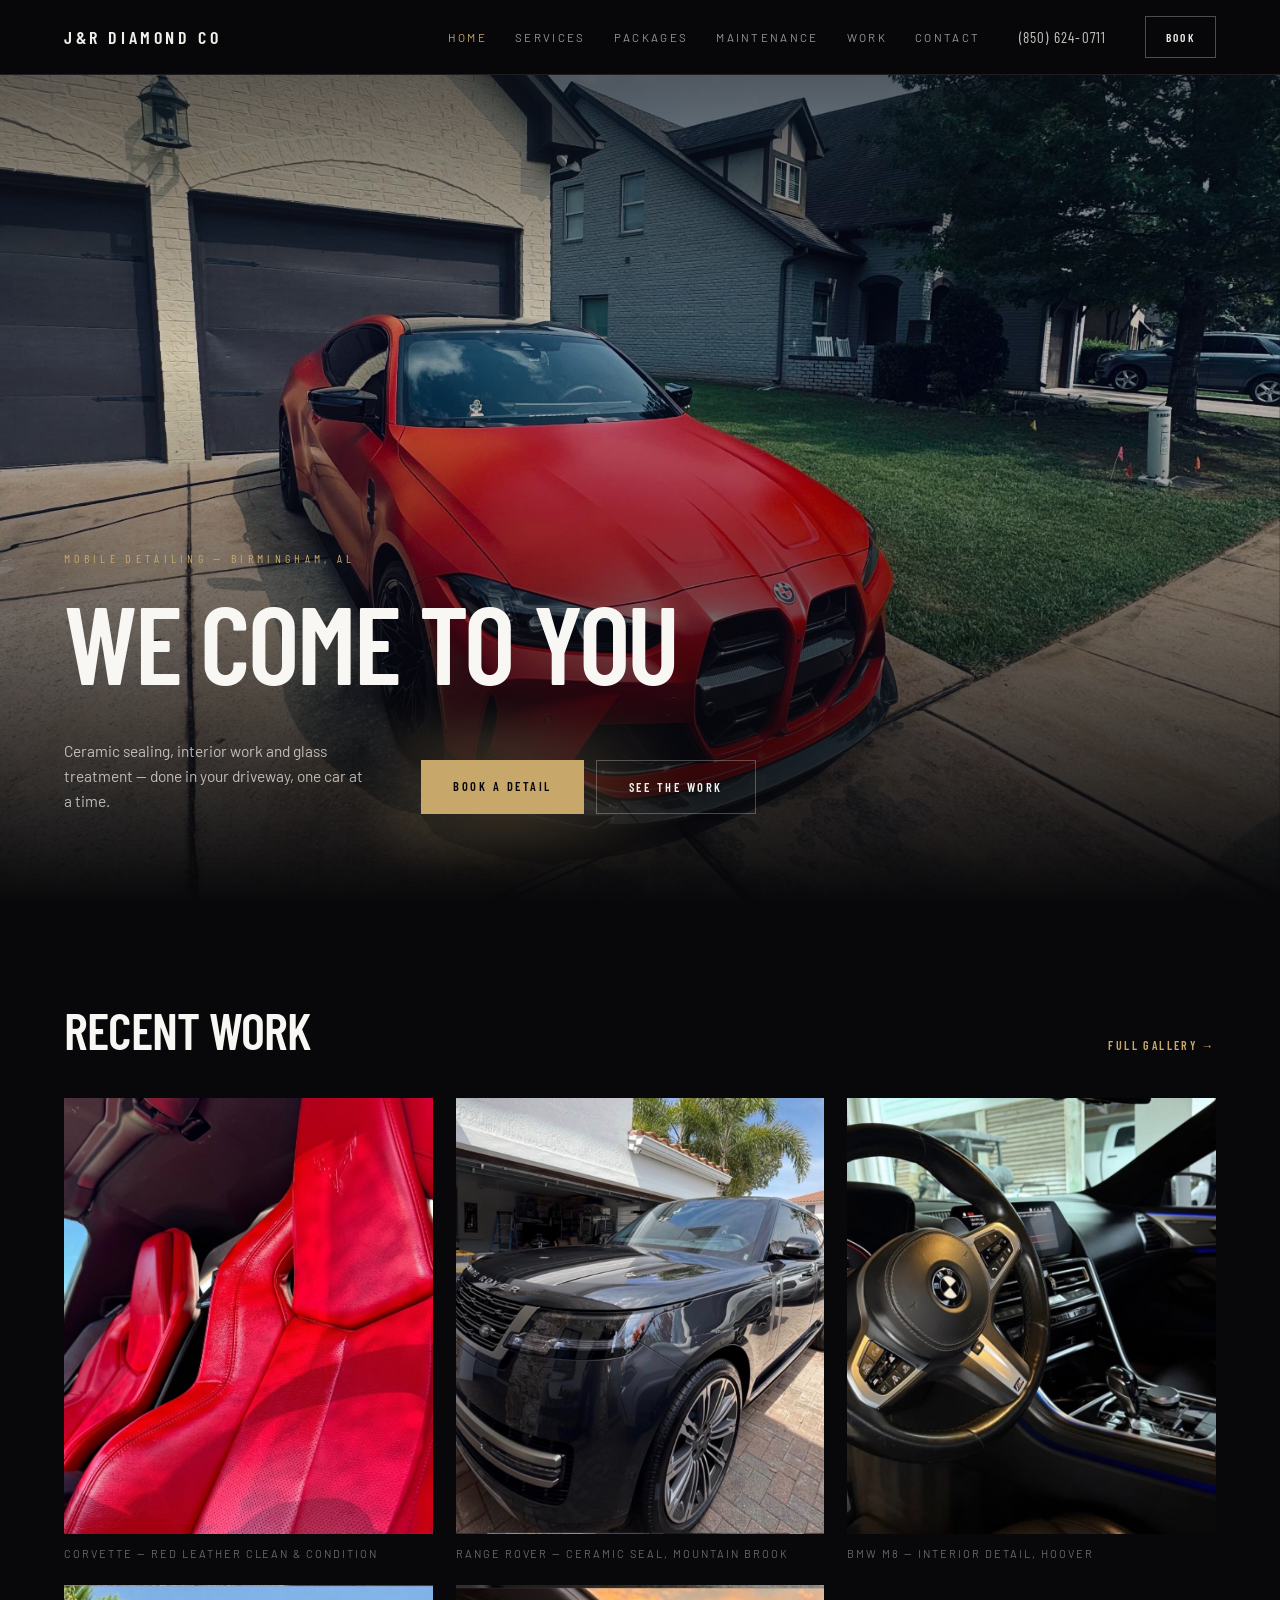
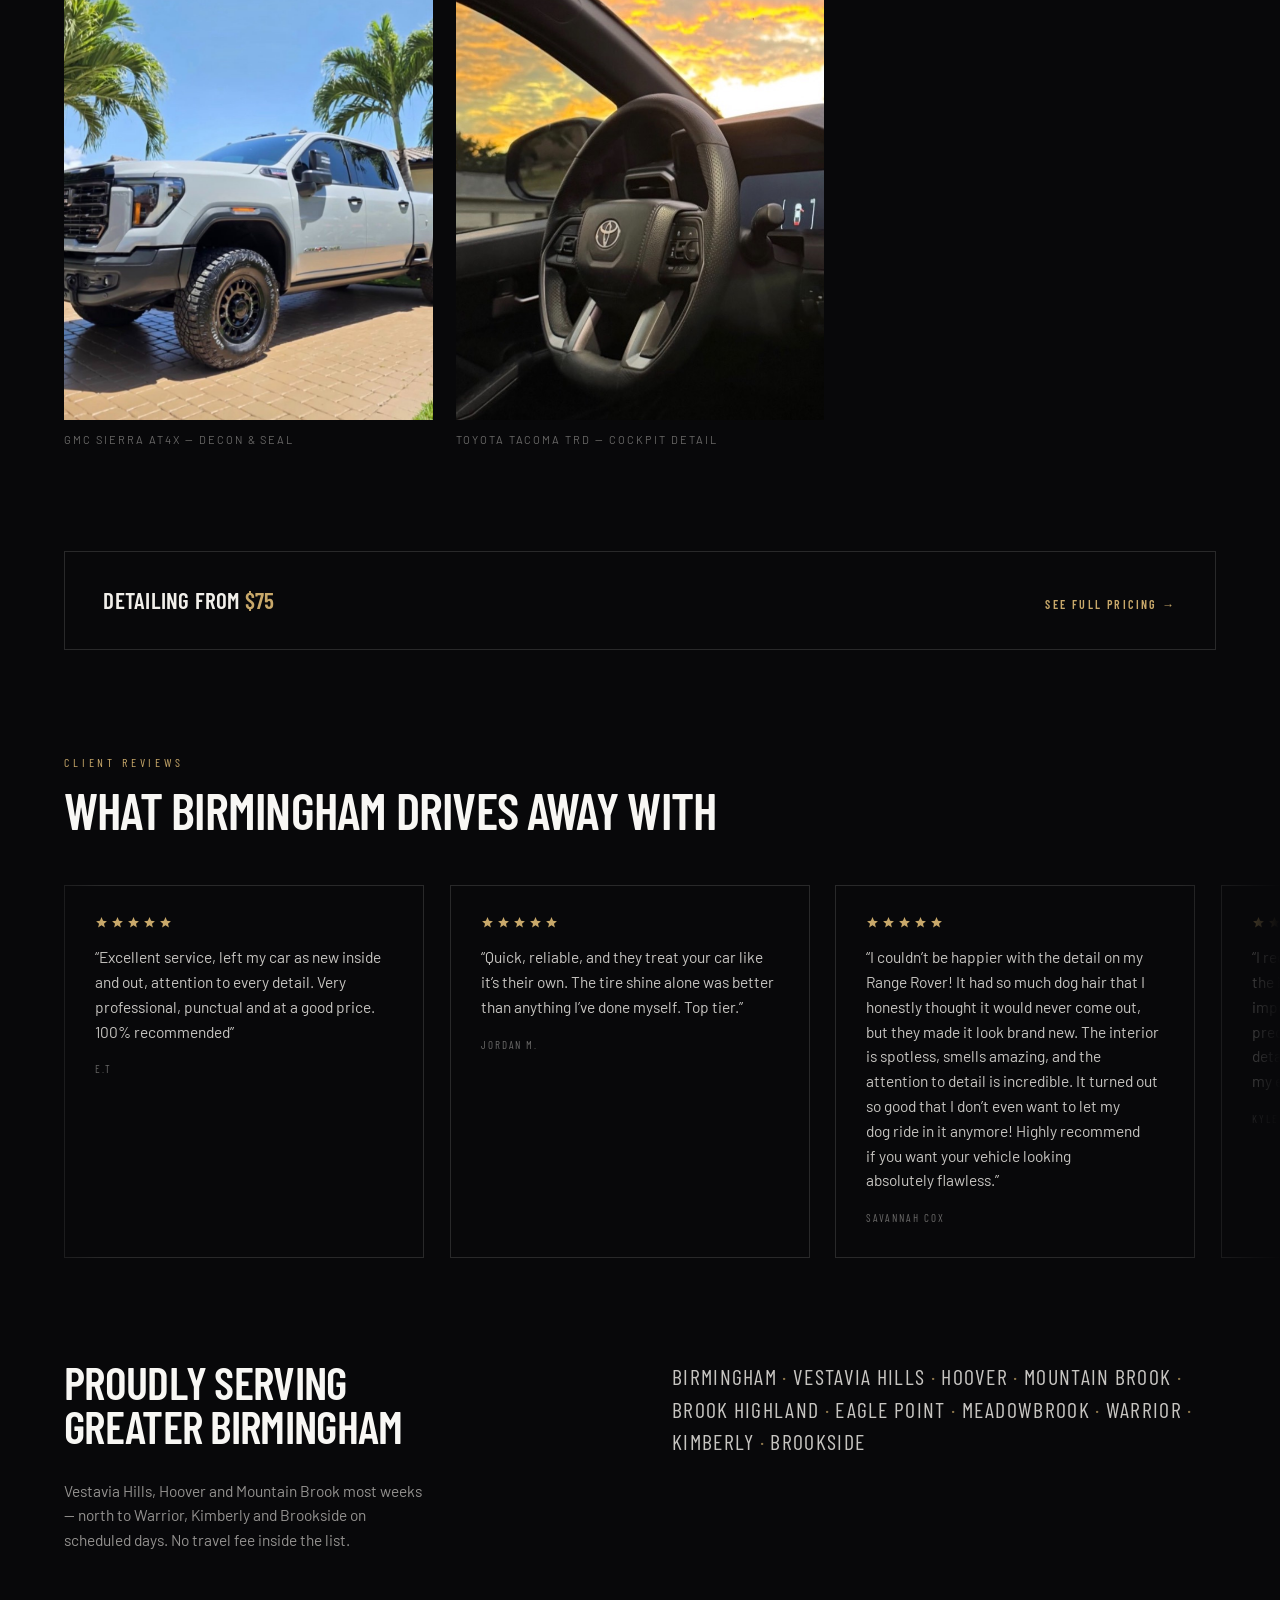
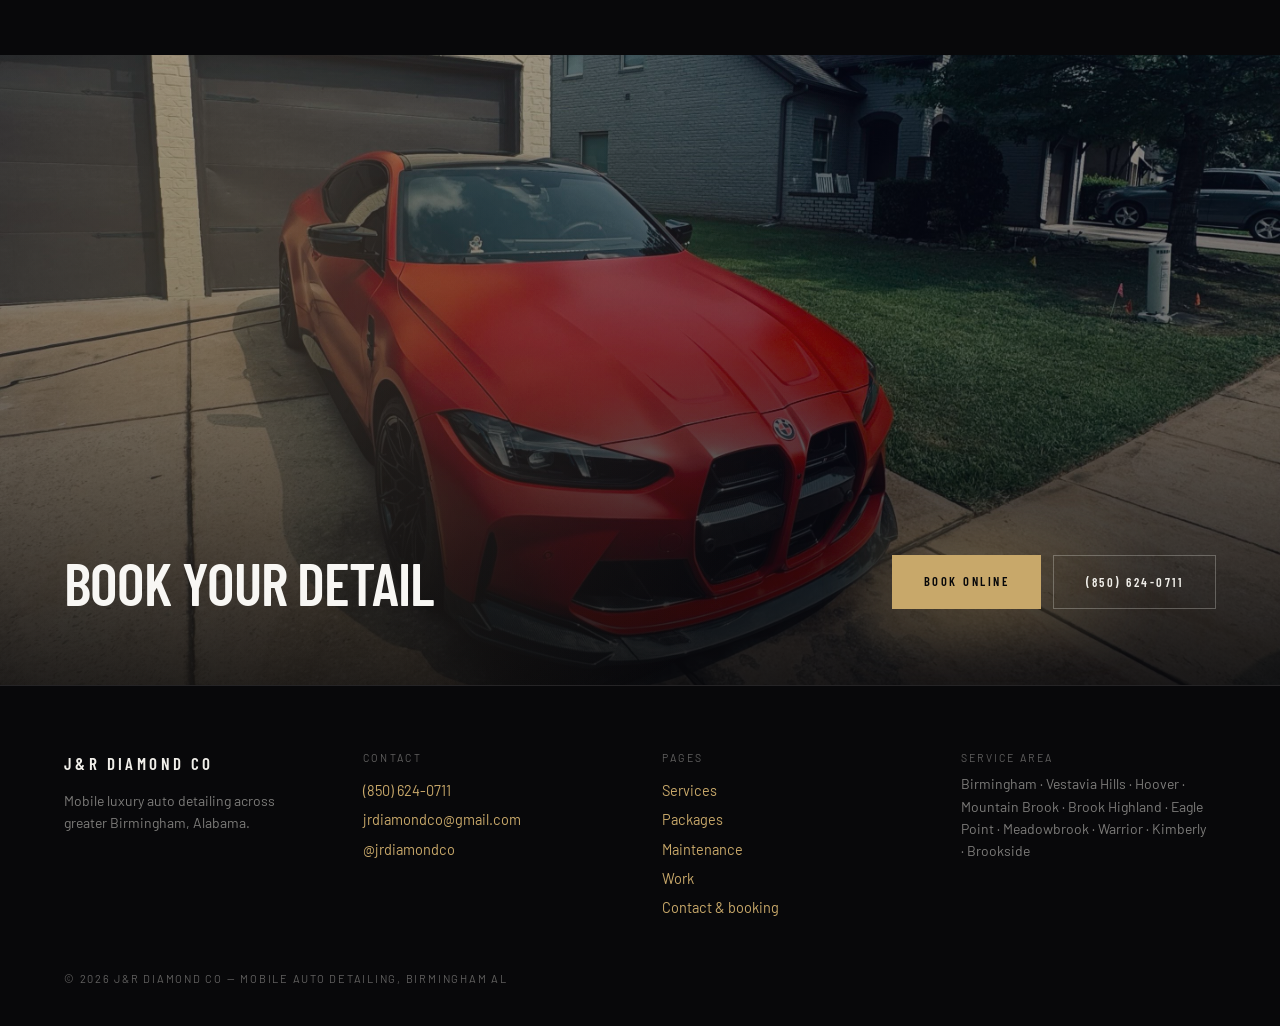
<file: index.html>
<!DOCTYPE html>
<html lang="en">
<head>
<meta charset="utf-8">
<meta name="viewport" content="width=device-width, initial-scale=1">
<title>Mobile Auto Detailing in Birmingham, AL | J&amp;R Diamond Co</title>
<meta name="description" content="J&amp;R Diamond Co is a mobile auto detailing studio serving Birmingham, AL — ceramic sealing, interior detailing and hydrophobic glass treatment at your door in Vestavia Hills, Hoover and Mountain Brook.">
<meta name="robots" content="index, follow, max-image-preview:large">
<link rel="canonical" href="https://jrdiamondco.com/">
<meta property="og:type" content="website">
<meta property="og:site_name" content="J&amp;R Diamond Co">
<meta property="og:locale" content="en_US">
<meta property="og:title" content="Mobile Auto Detailing in Birmingham, AL | J&amp;R Diamond Co">
<meta property="og:description" content="A mobile detailing studio that comes to you. Ceramic sealing, interior detailing and glass treatment across greater Birmingham, Alabama.">
<meta property="og:url" content="https://jrdiamondco.com/">
<meta property="og:image" content="https://jrdiamondco.com/images/og-jr-diamond-co-mobile-detailing-birmingham.jpg">
<meta property="og:image:width" content="1200">
<meta property="og:image:height" content="630">
<meta property="og:image:alt" content="Black Range Rover polished and ceramic coated by J&amp;R Diamond Co">
<meta name="twitter:card" content="summary_large_image">
<meta name="twitter:title" content="Mobile Auto Detailing in Birmingham, AL | J&amp;R Diamond Co">
<meta name="twitter:description" content="Ceramic sealing, interior detailing and glass treatment — at your door across greater Birmingham, Alabama.">
<meta name="twitter:image" content="https://jrdiamondco.com/images/og-jr-diamond-co-mobile-detailing-birmingham.jpg">
<meta name="geo.region" content="US-AL">
<meta name="geo.placename" content="Birmingham, Alabama">
<link rel="stylesheet" href="css/style.css?v=12">
<script type="application/ld+json">
{
  "@context": "https://schema.org",
  "@type": ["AutoDetailing", "LocalBusiness"],
  "@id": "https://jrdiamondco.com/#business",
  "name": "J&R Diamond Co",
  "alternateName": "J&R Diamond Co Mobile Detailing",
  "description": "Mobile luxury auto detailing serving greater Birmingham, Alabama. Deep wash and decontamination, ceramic sealing, interior detailing, hydrophobic glass treatment and maintenance plans, performed on-site at your home or office.",
  "url": "https://jrdiamondco.com/",
  "image": "https://jrdiamondco.com/images/og-jr-diamond-co-mobile-detailing-birmingham.jpg",
  "logo": "https://jrdiamondco.com/images/og-jr-diamond-co-mobile-detailing-birmingham.jpg",
  "telephone": "+1-850-624-0711",
  "email": "jrdiamondco@gmail.com",
  "priceRange": "$$",
  "currenciesAccepted": "USD",
  "address": { "@type": "PostalAddress", "addressLocality": "Birmingham", "addressRegion": "AL", "postalCode": "35242", "addressCountry": "US" },
  "geo": { "@type": "GeoCoordinates", "latitude": 33.5186, "longitude": -86.8104 },
  "serviceArea": { "@type": "GeoCircle", "geoMidpoint": { "@type": "GeoCoordinates", "latitude": 33.5186, "longitude": -86.8104 }, "geoRadius": "40000" },
  "areaServed": [
    { "@type": "City", "name": "Birmingham", "containedInPlace": { "@type": "State", "name": "Alabama" } },
    { "@type": "City", "name": "Vestavia Hills", "containedInPlace": { "@type": "State", "name": "Alabama" } },
    { "@type": "City", "name": "Hoover", "containedInPlace": { "@type": "State", "name": "Alabama" } },
    { "@type": "City", "name": "Mountain Brook", "containedInPlace": { "@type": "State", "name": "Alabama" } },
    { "@type": "City", "name": "Warrior", "containedInPlace": { "@type": "State", "name": "Alabama" } },
    { "@type": "City", "name": "Kimberly", "containedInPlace": { "@type": "State", "name": "Alabama" } },
    { "@type": "City", "name": "Brookside", "containedInPlace": { "@type": "State", "name": "Alabama" } },
    { "@type": "Place", "name": "Brook Highland, Alabama" },
    { "@type": "Place", "name": "Eagle Point, Alabama" },
    { "@type": "Place", "name": "Meadowbrook, Alabama" }
  ],
  "sameAs": ["https://www.instagram.com/jrdiamondco"],
  "knowsAbout": ["ceramic coating", "paint correction", "paint decontamination", "interior detailing", "leather conditioning", "hydrophobic glass coating"],
  "hasOfferCatalog": {
    "@type": "OfferCatalog",
    "name": "Mobile detailing services and packages in Birmingham, AL",
    "itemListElement": [
      { "@type": "Offer", "priceSpecification": { "@type": "PriceSpecification", "minPrice": "95", "maxPrice": "150", "priceCurrency": "USD", "valueAddedTaxIncluded": false }, "itemOffered": { "@type": "Service", "name": "Standard Detail", "description": "Foam bath, wax and a full interior vacuum — the everyday reset.", "serviceType": "Auto detailing" } },
      { "@type": "Offer", "priceSpecification": { "@type": "PriceSpecification", "minPrice": "75", "maxPrice": "120", "priceCurrency": "USD", "valueAddedTaxIncluded": false }, "itemOffered": { "@type": "Service", "name": "Basic Interior Detail", "description": "A clean, protected cabin — vacuum and UV protection.", "serviceType": "Auto detailing" } },
      { "@type": "Offer", "priceSpecification": { "@type": "PriceSpecification", "minPrice": "120", "maxPrice": "165", "priceCurrency": "USD", "valueAddedTaxIncluded": false }, "itemOffered": { "@type": "Service", "name": "Full Interior Detail", "description": "Leather cleaned and conditioned, every surface hand-detailed.", "serviceType": "Auto detailing" } },
      { "@type": "Offer", "priceSpecification": { "@type": "PriceSpecification", "minPrice": "170", "maxPrice": "250", "priceCurrency": "USD", "valueAddedTaxIncluded": false }, "itemOffered": { "@type": "Service", "name": "Full Detail", "description": "Exterior ceramic sealant and complete interior detail — top to bottom.", "serviceType": "Auto detailing" } },
      { "@type": "Offer", "priceSpecification": { "@type": "PriceSpecification", "price": "95", "priceCurrency": "USD", "valueAddedTaxIncluded": false }, "itemOffered": { "@type": "Service", "name": "Glass Treatment", "description": "Hydrophobic polish on every pane for rain shedding and reduced night glare.", "serviceType": "Auto detailing" } },
      { "@type": "Offer", "priceSpecification": { "@type": "PriceSpecification", "price": "120", "priceCurrency": "USD", "valueAddedTaxIncluded": false }, "itemOffered": { "@type": "Service", "name": "Maintenance Plans", "description": "Recurring weekly, biweekly or monthly detailing to hold the finish.", "serviceType": "Auto detailing" } }
    ]
  }
}
</script>
<script type="application/ld+json">
{ "@context": "https://schema.org", "@type": "WebSite", "@id": "https://jrdiamondco.com/#website", "url": "https://jrdiamondco.com/", "name": "J&R Diamond Co", "publisher": { "@id": "https://jrdiamondco.com/#business" }, "inLanguage": "en-US" }
</script>
</head>
<body>

<header class="site-header">
  <div class="wrap">
    <a href="index.html" class="wordmark">J&amp;R Diamond Co</a>
    <nav class="primary-nav" aria-label="Primary">
      <a href="index.html" aria-current="page">Home</a>
      <a href="services.html">Services</a>
      <a href="packages.html">Packages</a>
      <a href="maintenance.html">Maintenance</a>
      <a href="gallery.html">Work</a>
      <a href="contact.html">Contact</a>
    </nav>
    <a href="tel:+18506240711" class="nav-phone">(850) 624-0711</a>
    <a href="contact.html" class="btn-sm">Book</a>
    <button type="button" class="nav-burger" data-nav-burger aria-label="Open menu" aria-expanded="false" aria-controls="mobile-nav">
      <svg width="20" height="20" viewBox="0 0 24 24" fill="none" stroke="currentColor" stroke-width="1.6" stroke-linecap="round"><line class="l1" x1="3" y1="6" x2="21" y2="6"></line><line class="l2" x1="3" y1="12" x2="21" y2="12"></line><line class="l3" x1="3" y1="18" x2="21" y2="18"></line></svg>
    </button>
  </div>
</header>

<nav class="mobile-nav" id="mobile-nav" data-mobile-nav aria-label="Mobile">
  <a href="index.html" aria-current="page">Home</a>
  <a href="services.html">Services</a>
  <a href="packages.html">Packages</a>
  <a href="maintenance.html">Maintenance</a>
  <a href="gallery.html">Work</a>
  <a href="contact.html">Contact</a>
  <div class="mobile-nav-meta">
    <a href="tel:+18506240711">(850) 624-0711</a>
    <a href="contact.html">Book a detail →</a>
  </div>
</nav>

<main>

  <section class="hero" aria-label="Mobile auto detailing in Birmingham, Alabama">
    <img class="hero-img" src="images/bmw-m4-satin-hero-birmingham-al.jpg" alt="Satin red BMW M4 gleaming in a driveway after a full mobile detail by J&amp;R Diamond Co in Birmingham AL" width="3024" height="2600" fetchpriority="high" decoding="async">
    <div class="hero-scrim" aria-hidden="true"></div>
    <div class="hero-content wrap">
      <p class="kicker">Mobile detailing — Birmingham, AL</p>
      <h1>We come to you</h1>
      <div class="hero-bottom">
        <p class="hero-sub">Ceramic sealing, interior work and glass treatment — done in your driveway, one car at a time.</p>
        <div class="hero-ctas btn-glow-wrap">
          <a href="contact.html" class="btn btn-primary">Book a detail</a>
          <a href="#work" class="btn btn-secondary">See the work</a>
        </div>
      </div>
    </div>
  </section>

  <section id="work">
    <div class="wrap">
      <div class="work-head">
        <h2 class="section-h">Recent work</h2>
        <a href="gallery.html" class="work-link">Full gallery →</a>
      </div>
      <div class="photo-grid" data-reveal-group>
        <figure>
          <div class="photo-frame"><img src="images/corvette-red-leather-interior-detail-birmingham-al.jpg" alt="Corvette red leather seats cleaned and conditioned in Birmingham AL" width="845" height="1500" loading="lazy" decoding="async"></div>
          <figcaption class="cap">Corvette — red leather clean &amp; condition</figcaption>
        </figure>
        <figure>
          <div class="photo-frame"><img src="images/range-rover-ceramic-coating-mountain-brook-al.jpg" alt="Black Range Rover polished and ceramic coated in a Mountain Brook AL driveway" width="1320" height="1176" loading="lazy" decoding="async"></div>
          <figcaption class="cap">Range Rover — ceramic seal, Mountain Brook</figcaption>
        </figure>
        <figure>
          <div class="photo-frame"><img src="images/bmw-m8-interior-detail-hoover-al.jpg" alt="BMW M8 cockpit after a full interior detail and glass treatment in Hoover AL" width="849" height="1500" loading="lazy" decoding="async"></div>
          <figcaption class="cap">BMW M8 — interior detail, Hoover</figcaption>
        </figure>
        <figure>
          <div class="photo-frame"><img src="images/gmc-sierra-detailed-after-birmingham-al.jpg" alt="GMC Sierra AT4X spotless after a mobile decontamination wash and ceramic seal" width="1320" height="1170" loading="lazy" decoding="async"></div>
          <figcaption class="cap">GMC Sierra AT4X — decon &amp; seal</figcaption>
        </figure>
        <figure>
          <div class="photo-frame"><img class="focus-left" src="images/toyota-tacoma-trd-cockpit-detail-birmingham-al.jpg" alt="Toyota Tacoma TRD steering wheel, TRD gauge cluster and centre screen after a full interior detail in Birmingham AL" width="1320" height="780" loading="lazy" decoding="async"></div>
          <figcaption class="cap">Toyota Tacoma TRD — cockpit detail</figcaption>
        </figure>
      </div>
    </div>
  </section>

  <section aria-label="Pricing" data-reveal>
    <div class="wrap">
      <div class="price-teaser">
        <p>Detailing from <span class="price-teaser-amount" data-price-teaser-amount>$75</span></p>
        <a href="packages.html" class="work-link">See full pricing →</a>
      </div>
    </div>
  </section>

  <section class="reviews-section" aria-label="Client reviews">
    <div class="reviews-head" data-reveal>
      <p class="kicker-static">Client reviews</p>
      <h2 class="section-h">What Birmingham drives away with</h2>
    </div>
    <div class="marquee-viewport">
      <div class="marquee-track">
        <div class="review-card">
          <div class="review-stars" role="img" aria-label="5 out of 5 stars">
            <svg width="13" height="13" viewBox="0 0 24 24" fill="#c8a86a" aria-hidden="true"><path d="M12 2l2.9 6.9 7.1.6-5.4 4.6 1.7 7-6.3-3.9-6.3 3.9 1.7-7L2 9.5l7.1-.6z"></path></svg>
            <svg width="13" height="13" viewBox="0 0 24 24" fill="#c8a86a" aria-hidden="true"><path d="M12 2l2.9 6.9 7.1.6-5.4 4.6 1.7 7-6.3-3.9-6.3 3.9 1.7-7L2 9.5l7.1-.6z"></path></svg>
            <svg width="13" height="13" viewBox="0 0 24 24" fill="#c8a86a" aria-hidden="true"><path d="M12 2l2.9 6.9 7.1.6-5.4 4.6 1.7 7-6.3-3.9-6.3 3.9 1.7-7L2 9.5l7.1-.6z"></path></svg>
            <svg width="13" height="13" viewBox="0 0 24 24" fill="#c8a86a" aria-hidden="true"><path d="M12 2l2.9 6.9 7.1.6-5.4 4.6 1.7 7-6.3-3.9-6.3 3.9 1.7-7L2 9.5l7.1-.6z"></path></svg>
            <svg width="13" height="13" viewBox="0 0 24 24" fill="#c8a86a" aria-hidden="true"><path d="M12 2l2.9 6.9 7.1.6-5.4 4.6 1.7 7-6.3-3.9-6.3 3.9 1.7-7L2 9.5l7.1-.6z"></path></svg>
          </div>
          <p class="review-quote">&ldquo;Excellent service, left my car as new inside and out, attention to every detail. Very professional, punctual and at a good price. 100% recommended&rdquo;</p>
          <p class="review-meta">E.t</p>
        </div>
        <div class="review-card">
          <div class="review-stars" role="img" aria-label="5 out of 5 stars">
            <svg width="13" height="13" viewBox="0 0 24 24" fill="#c8a86a" aria-hidden="true"><path d="M12 2l2.9 6.9 7.1.6-5.4 4.6 1.7 7-6.3-3.9-6.3 3.9 1.7-7L2 9.5l7.1-.6z"></path></svg>
            <svg width="13" height="13" viewBox="0 0 24 24" fill="#c8a86a" aria-hidden="true"><path d="M12 2l2.9 6.9 7.1.6-5.4 4.6 1.7 7-6.3-3.9-6.3 3.9 1.7-7L2 9.5l7.1-.6z"></path></svg>
            <svg width="13" height="13" viewBox="0 0 24 24" fill="#c8a86a" aria-hidden="true"><path d="M12 2l2.9 6.9 7.1.6-5.4 4.6 1.7 7-6.3-3.9-6.3 3.9 1.7-7L2 9.5l7.1-.6z"></path></svg>
            <svg width="13" height="13" viewBox="0 0 24 24" fill="#c8a86a" aria-hidden="true"><path d="M12 2l2.9 6.9 7.1.6-5.4 4.6 1.7 7-6.3-3.9-6.3 3.9 1.7-7L2 9.5l7.1-.6z"></path></svg>
            <svg width="13" height="13" viewBox="0 0 24 24" fill="#c8a86a" aria-hidden="true"><path d="M12 2l2.9 6.9 7.1.6-5.4 4.6 1.7 7-6.3-3.9-6.3 3.9 1.7-7L2 9.5l7.1-.6z"></path></svg>
          </div>
          <p class="review-quote">&ldquo;Quick, reliable, and they treat your car like it’s their own. The tire shine alone was better than anything I’ve done myself. Top tier.&rdquo;</p>
          <p class="review-meta">Jordan M.</p>
        </div>
        <div class="review-card">
          <div class="review-stars" role="img" aria-label="5 out of 5 stars">
            <svg width="13" height="13" viewBox="0 0 24 24" fill="#c8a86a" aria-hidden="true"><path d="M12 2l2.9 6.9 7.1.6-5.4 4.6 1.7 7-6.3-3.9-6.3 3.9 1.7-7L2 9.5l7.1-.6z"></path></svg>
            <svg width="13" height="13" viewBox="0 0 24 24" fill="#c8a86a" aria-hidden="true"><path d="M12 2l2.9 6.9 7.1.6-5.4 4.6 1.7 7-6.3-3.9-6.3 3.9 1.7-7L2 9.5l7.1-.6z"></path></svg>
            <svg width="13" height="13" viewBox="0 0 24 24" fill="#c8a86a" aria-hidden="true"><path d="M12 2l2.9 6.9 7.1.6-5.4 4.6 1.7 7-6.3-3.9-6.3 3.9 1.7-7L2 9.5l7.1-.6z"></path></svg>
            <svg width="13" height="13" viewBox="0 0 24 24" fill="#c8a86a" aria-hidden="true"><path d="M12 2l2.9 6.9 7.1.6-5.4 4.6 1.7 7-6.3-3.9-6.3 3.9 1.7-7L2 9.5l7.1-.6z"></path></svg>
            <svg width="13" height="13" viewBox="0 0 24 24" fill="#c8a86a" aria-hidden="true"><path d="M12 2l2.9 6.9 7.1.6-5.4 4.6 1.7 7-6.3-3.9-6.3 3.9 1.7-7L2 9.5l7.1-.6z"></path></svg>
          </div>
          <p class="review-quote">&ldquo;I couldn’t be happier with the detail on my Range Rover! It had so much dog hair that I honestly thought it would never come out, but they made it look brand new. The interior is spotless, smells amazing, and the attention to detail is incredible. It turned out so good that I don’t even want to let my dog ride in it anymore! Highly recommend if you want your vehicle looking absolutely flawless.&rdquo;</p>
          <p class="review-meta">Savannah Cox</p>
        </div>
        <div class="review-card">
          <div class="review-stars" role="img" aria-label="5 out of 5 stars">
            <svg width="13" height="13" viewBox="0 0 24 24" fill="#c8a86a" aria-hidden="true"><path d="M12 2l2.9 6.9 7.1.6-5.4 4.6 1.7 7-6.3-3.9-6.3 3.9 1.7-7L2 9.5l7.1-.6z"></path></svg>
            <svg width="13" height="13" viewBox="0 0 24 24" fill="#c8a86a" aria-hidden="true"><path d="M12 2l2.9 6.9 7.1.6-5.4 4.6 1.7 7-6.3-3.9-6.3 3.9 1.7-7L2 9.5l7.1-.6z"></path></svg>
            <svg width="13" height="13" viewBox="0 0 24 24" fill="#c8a86a" aria-hidden="true"><path d="M12 2l2.9 6.9 7.1.6-5.4 4.6 1.7 7-6.3-3.9-6.3 3.9 1.7-7L2 9.5l7.1-.6z"></path></svg>
            <svg width="13" height="13" viewBox="0 0 24 24" fill="#c8a86a" aria-hidden="true"><path d="M12 2l2.9 6.9 7.1.6-5.4 4.6 1.7 7-6.3-3.9-6.3 3.9 1.7-7L2 9.5l7.1-.6z"></path></svg>
            <svg width="13" height="13" viewBox="0 0 24 24" fill="#c8a86a" aria-hidden="true"><path d="M12 2l2.9 6.9 7.1.6-5.4 4.6 1.7 7-6.3-3.9-6.3 3.9 1.7-7L2 9.5l7.1-.6z"></path></svg>
          </div>
          <p class="review-quote">&ldquo;I requested an exclusive detailing service for the interior of my Porsche and the result was impeccable. I highlight the technical precision and the meticulous care in every detail. A high quality work that exceeded my expectations&rdquo;</p>
          <p class="review-meta">Kyle Grat</p>
        </div>
        <div class="review-card">
          <div class="review-stars" role="img" aria-label="5 out of 5 stars">
            <svg width="13" height="13" viewBox="0 0 24 24" fill="#c8a86a" aria-hidden="true"><path d="M12 2l2.9 6.9 7.1.6-5.4 4.6 1.7 7-6.3-3.9-6.3 3.9 1.7-7L2 9.5l7.1-.6z"></path></svg>
            <svg width="13" height="13" viewBox="0 0 24 24" fill="#c8a86a" aria-hidden="true"><path d="M12 2l2.9 6.9 7.1.6-5.4 4.6 1.7 7-6.3-3.9-6.3 3.9 1.7-7L2 9.5l7.1-.6z"></path></svg>
            <svg width="13" height="13" viewBox="0 0 24 24" fill="#c8a86a" aria-hidden="true"><path d="M12 2l2.9 6.9 7.1.6-5.4 4.6 1.7 7-6.3-3.9-6.3 3.9 1.7-7L2 9.5l7.1-.6z"></path></svg>
            <svg width="13" height="13" viewBox="0 0 24 24" fill="#c8a86a" aria-hidden="true"><path d="M12 2l2.9 6.9 7.1.6-5.4 4.6 1.7 7-6.3-3.9-6.3 3.9 1.7-7L2 9.5l7.1-.6z"></path></svg>
            <svg width="13" height="13" viewBox="0 0 24 24" fill="#c8a86a" aria-hidden="true"><path d="M12 2l2.9 6.9 7.1.6-5.4 4.6 1.7 7-6.3-3.9-6.3 3.9 1.7-7L2 9.5l7.1-.6z"></path></svg>
          </div>
          <p class="review-quote">&ldquo;100% recommended detailed my Mercedes left it impeccable detailed every part of the car very carefully you can see the professionalism.&rdquo;</p>
          <p class="review-meta">James J</p>
        </div>
        <div class="review-card">
          <div class="review-stars" role="img" aria-label="5 out of 5 stars">
            <svg width="13" height="13" viewBox="0 0 24 24" fill="#c8a86a" aria-hidden="true"><path d="M12 2l2.9 6.9 7.1.6-5.4 4.6 1.7 7-6.3-3.9-6.3 3.9 1.7-7L2 9.5l7.1-.6z"></path></svg>
            <svg width="13" height="13" viewBox="0 0 24 24" fill="#c8a86a" aria-hidden="true"><path d="M12 2l2.9 6.9 7.1.6-5.4 4.6 1.7 7-6.3-3.9-6.3 3.9 1.7-7L2 9.5l7.1-.6z"></path></svg>
            <svg width="13" height="13" viewBox="0 0 24 24" fill="#c8a86a" aria-hidden="true"><path d="M12 2l2.9 6.9 7.1.6-5.4 4.6 1.7 7-6.3-3.9-6.3 3.9 1.7-7L2 9.5l7.1-.6z"></path></svg>
            <svg width="13" height="13" viewBox="0 0 24 24" fill="#c8a86a" aria-hidden="true"><path d="M12 2l2.9 6.9 7.1.6-5.4 4.6 1.7 7-6.3-3.9-6.3 3.9 1.7-7L2 9.5l7.1-.6z"></path></svg>
            <svg width="13" height="13" viewBox="0 0 24 24" fill="#c8a86a" aria-hidden="true"><path d="M12 2l2.9 6.9 7.1.6-5.4 4.6 1.7 7-6.3-3.9-6.3 3.9 1.7-7L2 9.5l7.1-.6z"></path></svg>
          </div>
          <p class="review-quote">&ldquo;I was impressed with the change! My car needed a deep cleaning and the team did a spectacular job. They removed stains and dirt that I thought wouldn’t come out. The final finish is shiny and the interior was impeccable. If you are looking for a professional and reliable detail, this is the right place.&rdquo;</p>
          <p class="review-meta">Dilan</p>
        </div>
        <div class="review-card">
          <div class="review-stars" role="img" aria-label="5 out of 5 stars">
            <svg width="13" height="13" viewBox="0 0 24 24" fill="#c8a86a" aria-hidden="true"><path d="M12 2l2.9 6.9 7.1.6-5.4 4.6 1.7 7-6.3-3.9-6.3 3.9 1.7-7L2 9.5l7.1-.6z"></path></svg>
            <svg width="13" height="13" viewBox="0 0 24 24" fill="#c8a86a" aria-hidden="true"><path d="M12 2l2.9 6.9 7.1.6-5.4 4.6 1.7 7-6.3-3.9-6.3 3.9 1.7-7L2 9.5l7.1-.6z"></path></svg>
            <svg width="13" height="13" viewBox="0 0 24 24" fill="#c8a86a" aria-hidden="true"><path d="M12 2l2.9 6.9 7.1.6-5.4 4.6 1.7 7-6.3-3.9-6.3 3.9 1.7-7L2 9.5l7.1-.6z"></path></svg>
            <svg width="13" height="13" viewBox="0 0 24 24" fill="#c8a86a" aria-hidden="true"><path d="M12 2l2.9 6.9 7.1.6-5.4 4.6 1.7 7-6.3-3.9-6.3 3.9 1.7-7L2 9.5l7.1-.6z"></path></svg>
            <svg width="13" height="13" viewBox="0 0 24 24" fill="#c8a86a" aria-hidden="true"><path d="M12 2l2.9 6.9 7.1.6-5.4 4.6 1.7 7-6.3-3.9-6.3 3.9 1.7-7L2 9.5l7.1-.6z"></path></svg>
          </div>
          <p class="review-quote">&ldquo;Absolutely incredible service. My interior looked brand new — they got stains out I thought were permanent. Will definitely be booking again.&rdquo;</p>
          <p class="review-meta">Marcus T.</p>
        </div>
        <div class="review-card">
          <div class="review-stars" role="img" aria-label="5 out of 5 stars">
            <svg width="13" height="13" viewBox="0 0 24 24" fill="#c8a86a" aria-hidden="true"><path d="M12 2l2.9 6.9 7.1.6-5.4 4.6 1.7 7-6.3-3.9-6.3 3.9 1.7-7L2 9.5l7.1-.6z"></path></svg>
            <svg width="13" height="13" viewBox="0 0 24 24" fill="#c8a86a" aria-hidden="true"><path d="M12 2l2.9 6.9 7.1.6-5.4 4.6 1.7 7-6.3-3.9-6.3 3.9 1.7-7L2 9.5l7.1-.6z"></path></svg>
            <svg width="13" height="13" viewBox="0 0 24 24" fill="#c8a86a" aria-hidden="true"><path d="M12 2l2.9 6.9 7.1.6-5.4 4.6 1.7 7-6.3-3.9-6.3 3.9 1.7-7L2 9.5l7.1-.6z"></path></svg>
            <svg width="13" height="13" viewBox="0 0 24 24" fill="#c8a86a" aria-hidden="true"><path d="M12 2l2.9 6.9 7.1.6-5.4 4.6 1.7 7-6.3-3.9-6.3 3.9 1.7-7L2 9.5l7.1-.6z"></path></svg>
            <svg width="13" height="13" viewBox="0 0 24 24" fill="#c8a86a" aria-hidden="true"><path d="M12 2l2.9 6.9 7.1.6-5.4 4.6 1.7 7-6.3-3.9-6.3 3.9 1.7-7L2 9.5l7.1-.6z"></path></svg>
          </div>
          <p class="review-quote">&ldquo;They came right to my driveway and made my car look better than the day I bought it. Super professional and fast. Five stars.&rdquo;</p>
          <p class="review-meta">Chris P.</p>
        </div>
        <div class="review-card">
          <div class="review-stars" role="img" aria-label="5 out of 5 stars">
            <svg width="13" height="13" viewBox="0 0 24 24" fill="#c8a86a" aria-hidden="true"><path d="M12 2l2.9 6.9 7.1.6-5.4 4.6 1.7 7-6.3-3.9-6.3 3.9 1.7-7L2 9.5l7.1-.6z"></path></svg>
            <svg width="13" height="13" viewBox="0 0 24 24" fill="#c8a86a" aria-hidden="true"><path d="M12 2l2.9 6.9 7.1.6-5.4 4.6 1.7 7-6.3-3.9-6.3 3.9 1.7-7L2 9.5l7.1-.6z"></path></svg>
            <svg width="13" height="13" viewBox="0 0 24 24" fill="#c8a86a" aria-hidden="true"><path d="M12 2l2.9 6.9 7.1.6-5.4 4.6 1.7 7-6.3-3.9-6.3 3.9 1.7-7L2 9.5l7.1-.6z"></path></svg>
            <svg width="13" height="13" viewBox="0 0 24 24" fill="#c8a86a" aria-hidden="true"><path d="M12 2l2.9 6.9 7.1.6-5.4 4.6 1.7 7-6.3-3.9-6.3 3.9 1.7-7L2 9.5l7.1-.6z"></path></svg>
            <svg width="13" height="13" viewBox="0 0 24 24" fill="#c8a86a" aria-hidden="true"><path d="M12 2l2.9 6.9 7.1.6-5.4 4.6 1.7 7-6.3-3.9-6.3 3.9 1.7-7L2 9.5l7.1-.6z"></path></svg>
          </div>
          <p class="review-quote">&ldquo;Best detail I’ve ever had. The ceramic coating has my truck looking showroom fresh even after two rainstorms. Worth every penny.&rdquo;</p>
          <p class="review-meta">Danielle R.</p>
        </div>
        <div class="review-card" aria-hidden="true">
          <div class="review-stars" role="img" aria-label="5 out of 5 stars">
            <svg width="13" height="13" viewBox="0 0 24 24" fill="#c8a86a" aria-hidden="true"><path d="M12 2l2.9 6.9 7.1.6-5.4 4.6 1.7 7-6.3-3.9-6.3 3.9 1.7-7L2 9.5l7.1-.6z"></path></svg>
            <svg width="13" height="13" viewBox="0 0 24 24" fill="#c8a86a" aria-hidden="true"><path d="M12 2l2.9 6.9 7.1.6-5.4 4.6 1.7 7-6.3-3.9-6.3 3.9 1.7-7L2 9.5l7.1-.6z"></path></svg>
            <svg width="13" height="13" viewBox="0 0 24 24" fill="#c8a86a" aria-hidden="true"><path d="M12 2l2.9 6.9 7.1.6-5.4 4.6 1.7 7-6.3-3.9-6.3 3.9 1.7-7L2 9.5l7.1-.6z"></path></svg>
            <svg width="13" height="13" viewBox="0 0 24 24" fill="#c8a86a" aria-hidden="true"><path d="M12 2l2.9 6.9 7.1.6-5.4 4.6 1.7 7-6.3-3.9-6.3 3.9 1.7-7L2 9.5l7.1-.6z"></path></svg>
            <svg width="13" height="13" viewBox="0 0 24 24" fill="#c8a86a" aria-hidden="true"><path d="M12 2l2.9 6.9 7.1.6-5.4 4.6 1.7 7-6.3-3.9-6.3 3.9 1.7-7L2 9.5l7.1-.6z"></path></svg>
          </div>
          <p class="review-quote">&ldquo;Excellent service, left my car as new inside and out, attention to every detail. Very professional, punctual and at a good price. 100% recommended&rdquo;</p>
          <p class="review-meta">E.t</p>
        </div>
        <div class="review-card" aria-hidden="true">
          <div class="review-stars" role="img" aria-label="5 out of 5 stars">
            <svg width="13" height="13" viewBox="0 0 24 24" fill="#c8a86a" aria-hidden="true"><path d="M12 2l2.9 6.9 7.1.6-5.4 4.6 1.7 7-6.3-3.9-6.3 3.9 1.7-7L2 9.5l7.1-.6z"></path></svg>
            <svg width="13" height="13" viewBox="0 0 24 24" fill="#c8a86a" aria-hidden="true"><path d="M12 2l2.9 6.9 7.1.6-5.4 4.6 1.7 7-6.3-3.9-6.3 3.9 1.7-7L2 9.5l7.1-.6z"></path></svg>
            <svg width="13" height="13" viewBox="0 0 24 24" fill="#c8a86a" aria-hidden="true"><path d="M12 2l2.9 6.9 7.1.6-5.4 4.6 1.7 7-6.3-3.9-6.3 3.9 1.7-7L2 9.5l7.1-.6z"></path></svg>
            <svg width="13" height="13" viewBox="0 0 24 24" fill="#c8a86a" aria-hidden="true"><path d="M12 2l2.9 6.9 7.1.6-5.4 4.6 1.7 7-6.3-3.9-6.3 3.9 1.7-7L2 9.5l7.1-.6z"></path></svg>
            <svg width="13" height="13" viewBox="0 0 24 24" fill="#c8a86a" aria-hidden="true"><path d="M12 2l2.9 6.9 7.1.6-5.4 4.6 1.7 7-6.3-3.9-6.3 3.9 1.7-7L2 9.5l7.1-.6z"></path></svg>
          </div>
          <p class="review-quote">&ldquo;Quick, reliable, and they treat your car like it’s their own. The tire shine alone was better than anything I’ve done myself. Top tier.&rdquo;</p>
          <p class="review-meta">Jordan M.</p>
        </div>
        <div class="review-card" aria-hidden="true">
          <div class="review-stars" role="img" aria-label="5 out of 5 stars">
            <svg width="13" height="13" viewBox="0 0 24 24" fill="#c8a86a" aria-hidden="true"><path d="M12 2l2.9 6.9 7.1.6-5.4 4.6 1.7 7-6.3-3.9-6.3 3.9 1.7-7L2 9.5l7.1-.6z"></path></svg>
            <svg width="13" height="13" viewBox="0 0 24 24" fill="#c8a86a" aria-hidden="true"><path d="M12 2l2.9 6.9 7.1.6-5.4 4.6 1.7 7-6.3-3.9-6.3 3.9 1.7-7L2 9.5l7.1-.6z"></path></svg>
            <svg width="13" height="13" viewBox="0 0 24 24" fill="#c8a86a" aria-hidden="true"><path d="M12 2l2.9 6.9 7.1.6-5.4 4.6 1.7 7-6.3-3.9-6.3 3.9 1.7-7L2 9.5l7.1-.6z"></path></svg>
            <svg width="13" height="13" viewBox="0 0 24 24" fill="#c8a86a" aria-hidden="true"><path d="M12 2l2.9 6.9 7.1.6-5.4 4.6 1.7 7-6.3-3.9-6.3 3.9 1.7-7L2 9.5l7.1-.6z"></path></svg>
            <svg width="13" height="13" viewBox="0 0 24 24" fill="#c8a86a" aria-hidden="true"><path d="M12 2l2.9 6.9 7.1.6-5.4 4.6 1.7 7-6.3-3.9-6.3 3.9 1.7-7L2 9.5l7.1-.6z"></path></svg>
          </div>
          <p class="review-quote">&ldquo;I couldn’t be happier with the detail on my Range Rover! It had so much dog hair that I honestly thought it would never come out, but they made it look brand new. The interior is spotless, smells amazing, and the attention to detail is incredible. It turned out so good that I don’t even want to let my dog ride in it anymore! Highly recommend if you want your vehicle looking absolutely flawless.&rdquo;</p>
          <p class="review-meta">Savannah Cox</p>
        </div>
        <div class="review-card" aria-hidden="true">
          <div class="review-stars" role="img" aria-label="5 out of 5 stars">
            <svg width="13" height="13" viewBox="0 0 24 24" fill="#c8a86a" aria-hidden="true"><path d="M12 2l2.9 6.9 7.1.6-5.4 4.6 1.7 7-6.3-3.9-6.3 3.9 1.7-7L2 9.5l7.1-.6z"></path></svg>
            <svg width="13" height="13" viewBox="0 0 24 24" fill="#c8a86a" aria-hidden="true"><path d="M12 2l2.9 6.9 7.1.6-5.4 4.6 1.7 7-6.3-3.9-6.3 3.9 1.7-7L2 9.5l7.1-.6z"></path></svg>
            <svg width="13" height="13" viewBox="0 0 24 24" fill="#c8a86a" aria-hidden="true"><path d="M12 2l2.9 6.9 7.1.6-5.4 4.6 1.7 7-6.3-3.9-6.3 3.9 1.7-7L2 9.5l7.1-.6z"></path></svg>
            <svg width="13" height="13" viewBox="0 0 24 24" fill="#c8a86a" aria-hidden="true"><path d="M12 2l2.9 6.9 7.1.6-5.4 4.6 1.7 7-6.3-3.9-6.3 3.9 1.7-7L2 9.5l7.1-.6z"></path></svg>
            <svg width="13" height="13" viewBox="0 0 24 24" fill="#c8a86a" aria-hidden="true"><path d="M12 2l2.9 6.9 7.1.6-5.4 4.6 1.7 7-6.3-3.9-6.3 3.9 1.7-7L2 9.5l7.1-.6z"></path></svg>
          </div>
          <p class="review-quote">&ldquo;I requested an exclusive detailing service for the interior of my Porsche and the result was impeccable. I highlight the technical precision and the meticulous care in every detail. A high quality work that exceeded my expectations&rdquo;</p>
          <p class="review-meta">Kyle Grat</p>
        </div>
        <div class="review-card" aria-hidden="true">
          <div class="review-stars" role="img" aria-label="5 out of 5 stars">
            <svg width="13" height="13" viewBox="0 0 24 24" fill="#c8a86a" aria-hidden="true"><path d="M12 2l2.9 6.9 7.1.6-5.4 4.6 1.7 7-6.3-3.9-6.3 3.9 1.7-7L2 9.5l7.1-.6z"></path></svg>
            <svg width="13" height="13" viewBox="0 0 24 24" fill="#c8a86a" aria-hidden="true"><path d="M12 2l2.9 6.9 7.1.6-5.4 4.6 1.7 7-6.3-3.9-6.3 3.9 1.7-7L2 9.5l7.1-.6z"></path></svg>
            <svg width="13" height="13" viewBox="0 0 24 24" fill="#c8a86a" aria-hidden="true"><path d="M12 2l2.9 6.9 7.1.6-5.4 4.6 1.7 7-6.3-3.9-6.3 3.9 1.7-7L2 9.5l7.1-.6z"></path></svg>
            <svg width="13" height="13" viewBox="0 0 24 24" fill="#c8a86a" aria-hidden="true"><path d="M12 2l2.9 6.9 7.1.6-5.4 4.6 1.7 7-6.3-3.9-6.3 3.9 1.7-7L2 9.5l7.1-.6z"></path></svg>
            <svg width="13" height="13" viewBox="0 0 24 24" fill="#c8a86a" aria-hidden="true"><path d="M12 2l2.9 6.9 7.1.6-5.4 4.6 1.7 7-6.3-3.9-6.3 3.9 1.7-7L2 9.5l7.1-.6z"></path></svg>
          </div>
          <p class="review-quote">&ldquo;100% recommended detailed my Mercedes left it impeccable detailed every part of the car very carefully you can see the professionalism.&rdquo;</p>
          <p class="review-meta">James J</p>
        </div>
        <div class="review-card" aria-hidden="true">
          <div class="review-stars" role="img" aria-label="5 out of 5 stars">
            <svg width="13" height="13" viewBox="0 0 24 24" fill="#c8a86a" aria-hidden="true"><path d="M12 2l2.9 6.9 7.1.6-5.4 4.6 1.7 7-6.3-3.9-6.3 3.9 1.7-7L2 9.5l7.1-.6z"></path></svg>
            <svg width="13" height="13" viewBox="0 0 24 24" fill="#c8a86a" aria-hidden="true"><path d="M12 2l2.9 6.9 7.1.6-5.4 4.6 1.7 7-6.3-3.9-6.3 3.9 1.7-7L2 9.5l7.1-.6z"></path></svg>
            <svg width="13" height="13" viewBox="0 0 24 24" fill="#c8a86a" aria-hidden="true"><path d="M12 2l2.9 6.9 7.1.6-5.4 4.6 1.7 7-6.3-3.9-6.3 3.9 1.7-7L2 9.5l7.1-.6z"></path></svg>
            <svg width="13" height="13" viewBox="0 0 24 24" fill="#c8a86a" aria-hidden="true"><path d="M12 2l2.9 6.9 7.1.6-5.4 4.6 1.7 7-6.3-3.9-6.3 3.9 1.7-7L2 9.5l7.1-.6z"></path></svg>
            <svg width="13" height="13" viewBox="0 0 24 24" fill="#c8a86a" aria-hidden="true"><path d="M12 2l2.9 6.9 7.1.6-5.4 4.6 1.7 7-6.3-3.9-6.3 3.9 1.7-7L2 9.5l7.1-.6z"></path></svg>
          </div>
          <p class="review-quote">&ldquo;I was impressed with the change! My car needed a deep cleaning and the team did a spectacular job. They removed stains and dirt that I thought wouldn’t come out. The final finish is shiny and the interior was impeccable. If you are looking for a professional and reliable detail, this is the right place.&rdquo;</p>
          <p class="review-meta">Dilan</p>
        </div>
        <div class="review-card" aria-hidden="true">
          <div class="review-stars" role="img" aria-label="5 out of 5 stars">
            <svg width="13" height="13" viewBox="0 0 24 24" fill="#c8a86a" aria-hidden="true"><path d="M12 2l2.9 6.9 7.1.6-5.4 4.6 1.7 7-6.3-3.9-6.3 3.9 1.7-7L2 9.5l7.1-.6z"></path></svg>
            <svg width="13" height="13" viewBox="0 0 24 24" fill="#c8a86a" aria-hidden="true"><path d="M12 2l2.9 6.9 7.1.6-5.4 4.6 1.7 7-6.3-3.9-6.3 3.9 1.7-7L2 9.5l7.1-.6z"></path></svg>
            <svg width="13" height="13" viewBox="0 0 24 24" fill="#c8a86a" aria-hidden="true"><path d="M12 2l2.9 6.9 7.1.6-5.4 4.6 1.7 7-6.3-3.9-6.3 3.9 1.7-7L2 9.5l7.1-.6z"></path></svg>
            <svg width="13" height="13" viewBox="0 0 24 24" fill="#c8a86a" aria-hidden="true"><path d="M12 2l2.9 6.9 7.1.6-5.4 4.6 1.7 7-6.3-3.9-6.3 3.9 1.7-7L2 9.5l7.1-.6z"></path></svg>
            <svg width="13" height="13" viewBox="0 0 24 24" fill="#c8a86a" aria-hidden="true"><path d="M12 2l2.9 6.9 7.1.6-5.4 4.6 1.7 7-6.3-3.9-6.3 3.9 1.7-7L2 9.5l7.1-.6z"></path></svg>
          </div>
          <p class="review-quote">&ldquo;Absolutely incredible service. My interior looked brand new — they got stains out I thought were permanent. Will definitely be booking again.&rdquo;</p>
          <p class="review-meta">Marcus T.</p>
        </div>
        <div class="review-card" aria-hidden="true">
          <div class="review-stars" role="img" aria-label="5 out of 5 stars">
            <svg width="13" height="13" viewBox="0 0 24 24" fill="#c8a86a" aria-hidden="true"><path d="M12 2l2.9 6.9 7.1.6-5.4 4.6 1.7 7-6.3-3.9-6.3 3.9 1.7-7L2 9.5l7.1-.6z"></path></svg>
            <svg width="13" height="13" viewBox="0 0 24 24" fill="#c8a86a" aria-hidden="true"><path d="M12 2l2.9 6.9 7.1.6-5.4 4.6 1.7 7-6.3-3.9-6.3 3.9 1.7-7L2 9.5l7.1-.6z"></path></svg>
            <svg width="13" height="13" viewBox="0 0 24 24" fill="#c8a86a" aria-hidden="true"><path d="M12 2l2.9 6.9 7.1.6-5.4 4.6 1.7 7-6.3-3.9-6.3 3.9 1.7-7L2 9.5l7.1-.6z"></path></svg>
            <svg width="13" height="13" viewBox="0 0 24 24" fill="#c8a86a" aria-hidden="true"><path d="M12 2l2.9 6.9 7.1.6-5.4 4.6 1.7 7-6.3-3.9-6.3 3.9 1.7-7L2 9.5l7.1-.6z"></path></svg>
            <svg width="13" height="13" viewBox="0 0 24 24" fill="#c8a86a" aria-hidden="true"><path d="M12 2l2.9 6.9 7.1.6-5.4 4.6 1.7 7-6.3-3.9-6.3 3.9 1.7-7L2 9.5l7.1-.6z"></path></svg>
          </div>
          <p class="review-quote">&ldquo;They came right to my driveway and made my car look better than the day I bought it. Super professional and fast. Five stars.&rdquo;</p>
          <p class="review-meta">Chris P.</p>
        </div>
        <div class="review-card" aria-hidden="true">
          <div class="review-stars" role="img" aria-label="5 out of 5 stars">
            <svg width="13" height="13" viewBox="0 0 24 24" fill="#c8a86a" aria-hidden="true"><path d="M12 2l2.9 6.9 7.1.6-5.4 4.6 1.7 7-6.3-3.9-6.3 3.9 1.7-7L2 9.5l7.1-.6z"></path></svg>
            <svg width="13" height="13" viewBox="0 0 24 24" fill="#c8a86a" aria-hidden="true"><path d="M12 2l2.9 6.9 7.1.6-5.4 4.6 1.7 7-6.3-3.9-6.3 3.9 1.7-7L2 9.5l7.1-.6z"></path></svg>
            <svg width="13" height="13" viewBox="0 0 24 24" fill="#c8a86a" aria-hidden="true"><path d="M12 2l2.9 6.9 7.1.6-5.4 4.6 1.7 7-6.3-3.9-6.3 3.9 1.7-7L2 9.5l7.1-.6z"></path></svg>
            <svg width="13" height="13" viewBox="0 0 24 24" fill="#c8a86a" aria-hidden="true"><path d="M12 2l2.9 6.9 7.1.6-5.4 4.6 1.7 7-6.3-3.9-6.3 3.9 1.7-7L2 9.5l7.1-.6z"></path></svg>
            <svg width="13" height="13" viewBox="0 0 24 24" fill="#c8a86a" aria-hidden="true"><path d="M12 2l2.9 6.9 7.1.6-5.4 4.6 1.7 7-6.3-3.9-6.3 3.9 1.7-7L2 9.5l7.1-.6z"></path></svg>
          </div>
          <p class="review-quote">&ldquo;Best detail I’ve ever had. The ceramic coating has my truck looking showroom fresh even after two rainstorms. Worth every penny.&rdquo;</p>
          <p class="review-meta">Danielle R.</p>
        </div>
      </div>
    </div>
  </section>

  <section aria-label="Service area">
    <div class="wrap service-area-grid" data-reveal>
      <div>
        <h2>Proudly Serving Greater Birmingham</h2>
        <p class="blurb">Vestavia Hills, Hoover and Mountain Brook most weeks — north to Warrior, Kimberly and Brookside on scheduled days. No travel fee inside the list.</p>
      </div>
      <p class="city-list" data-location-cities-dotted>Birmingham <span class="dot">·</span> Vestavia Hills <span class="dot">·</span> Hoover <span class="dot">·</span> Mountain Brook <span class="dot">·</span> Brook Highland <span class="dot">·</span> Eagle Point <span class="dot">·</span> Meadowbrook <span class="dot">·</span> Warrior <span class="dot">·</span> Kimberly <span class="dot">·</span> Brookside</p>
      </div>
  </section>

  <section id="book" class="cta-panel" aria-label="Book a detail">
    <img class="cta-bg" src="images/bmw-m4-satin-exterior-wide-birmingham-al.jpg" width="2880" height="2095" alt="" aria-hidden="true" loading="lazy" decoding="async">
    <div class="cta-scrim" aria-hidden="true"></div>
    <div class="wrap">
      <h2>Book your detail</h2>
      <div class="btn-glow-wrap">
        <a href="contact.html" class="btn btn-primary">Book online</a>
        <a href="tel:+18506240711" class="btn btn-secondary">(850) 624-0711</a>
      </div>
    </div>
  </section>

</main>

<footer class="site-footer">
  <div class="footer-grid">
    <div class="footer-brand">
      <p>J&amp;R Diamond Co</p>
      <p>Mobile luxury auto detailing across greater Birmingham, Alabama.</p>
    </div>
    <div class="footer-col">
      <p class="label">Contact</p>
      <a href="tel:+18506240711">(850) 624-0711</a>
      <a href="mailto:jrdiamondco@gmail.com">jrdiamondco@gmail.com</a>
      <a href="https://www.instagram.com/jrdiamondco" rel="noopener">@jrdiamondco</a>
    </div>
    <div class="footer-col">
      <p class="label">Pages</p>
      <a href="services.html">Services</a>
      <a href="packages.html">Packages</a>
      <a href="maintenance.html">Maintenance</a>
      <a href="gallery.html">Work</a>
      <a href="contact.html">Contact &amp; booking</a>
    </div>
    <div class="footer-area">
      <p class="label">Service area</p>
      <p data-location-cities>Birmingham · Vestavia Hills · Hoover · Mountain Brook · Brook Highland · Eagle Point · Meadowbrook · Warrior · Kimberly · Brookside</p>
    </div>
  </div>
  <p class="footer-copy">© 2026 J&amp;R Diamond Co — Mobile auto detailing, Birmingham AL</p>
</footer>

<script src="js/main.js?v=5"></script>
<script src="js/content.js?v=5"></script>
<script src="https://identity.netlify.com/v1/netlify-identity-widget.js"></script>
<script>
  if (window.netlifyIdentity) {
    window.netlifyIdentity.on('init', function (user) {
      if (!user) {
        window.netlifyIdentity.on('login', function () {
          document.location.href = '/admin/';
        });
      }
    });
  }
</script>
</body>
</html>
</file>
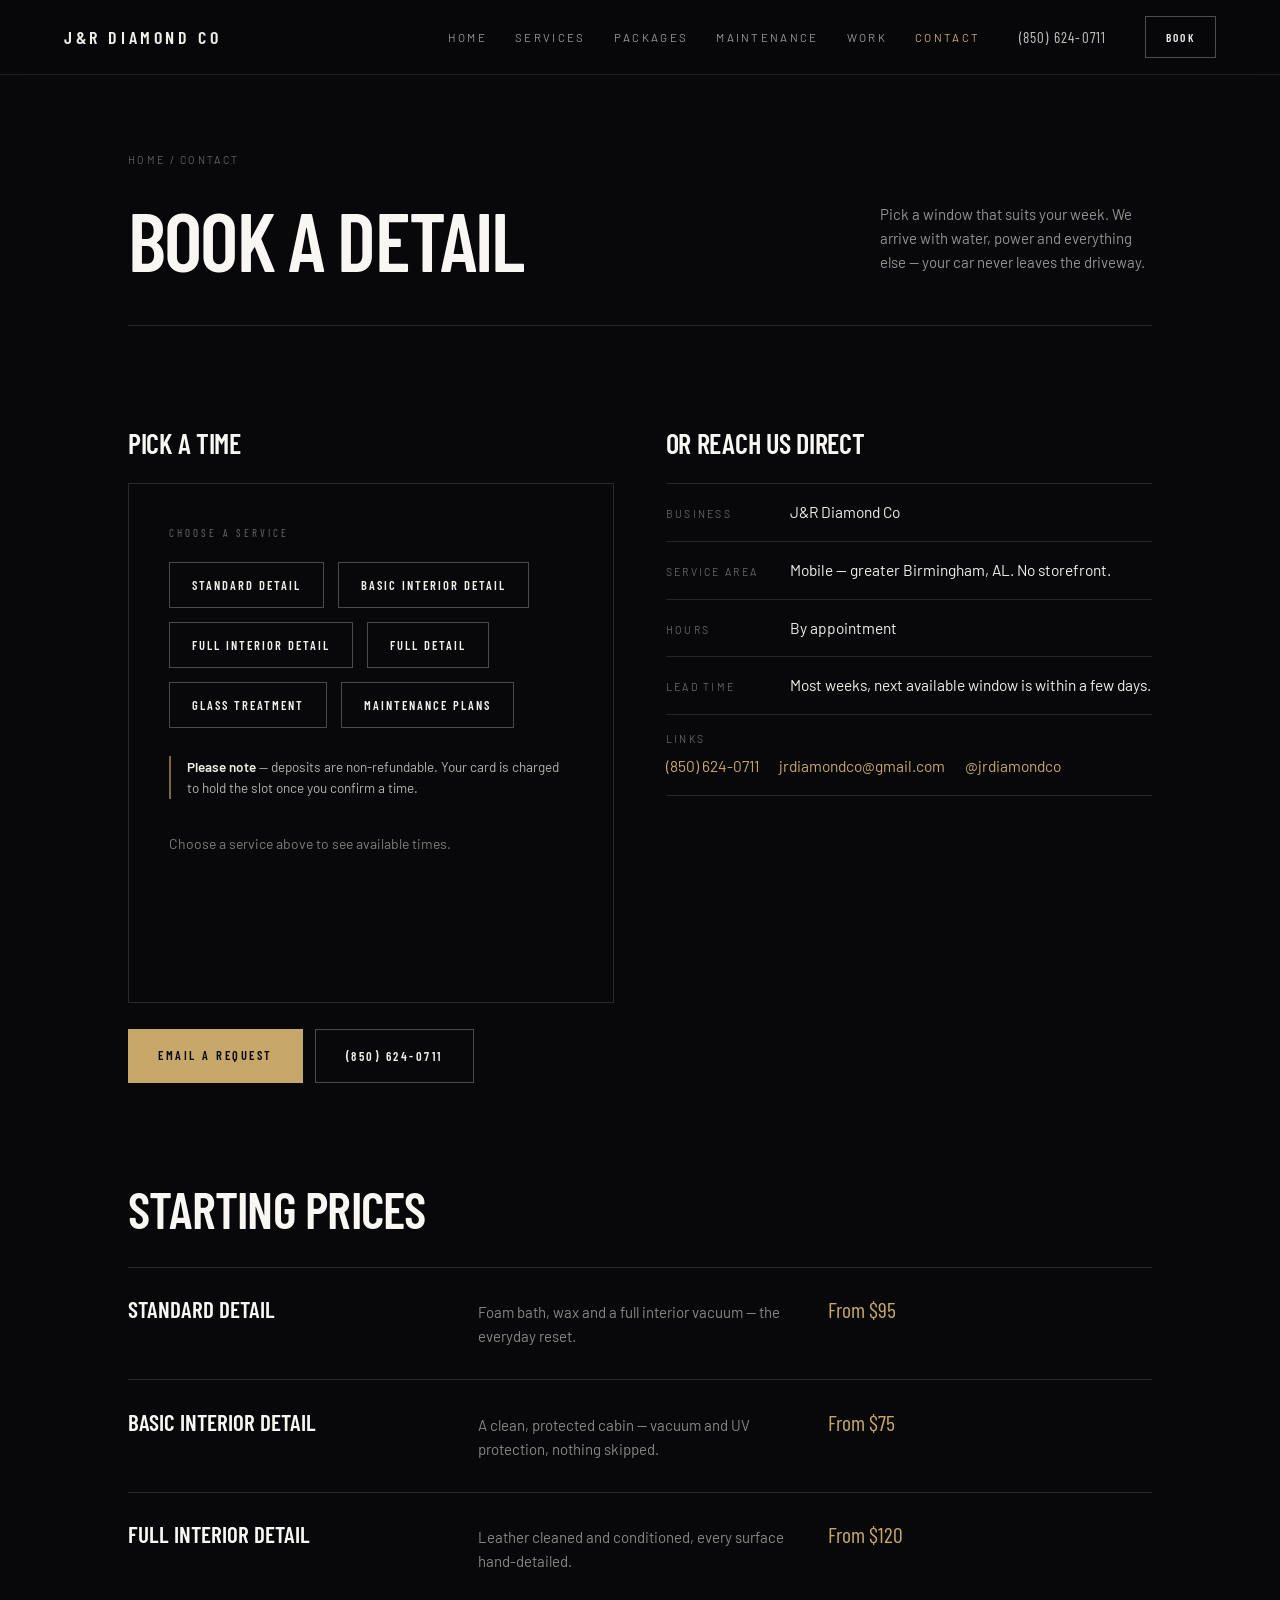
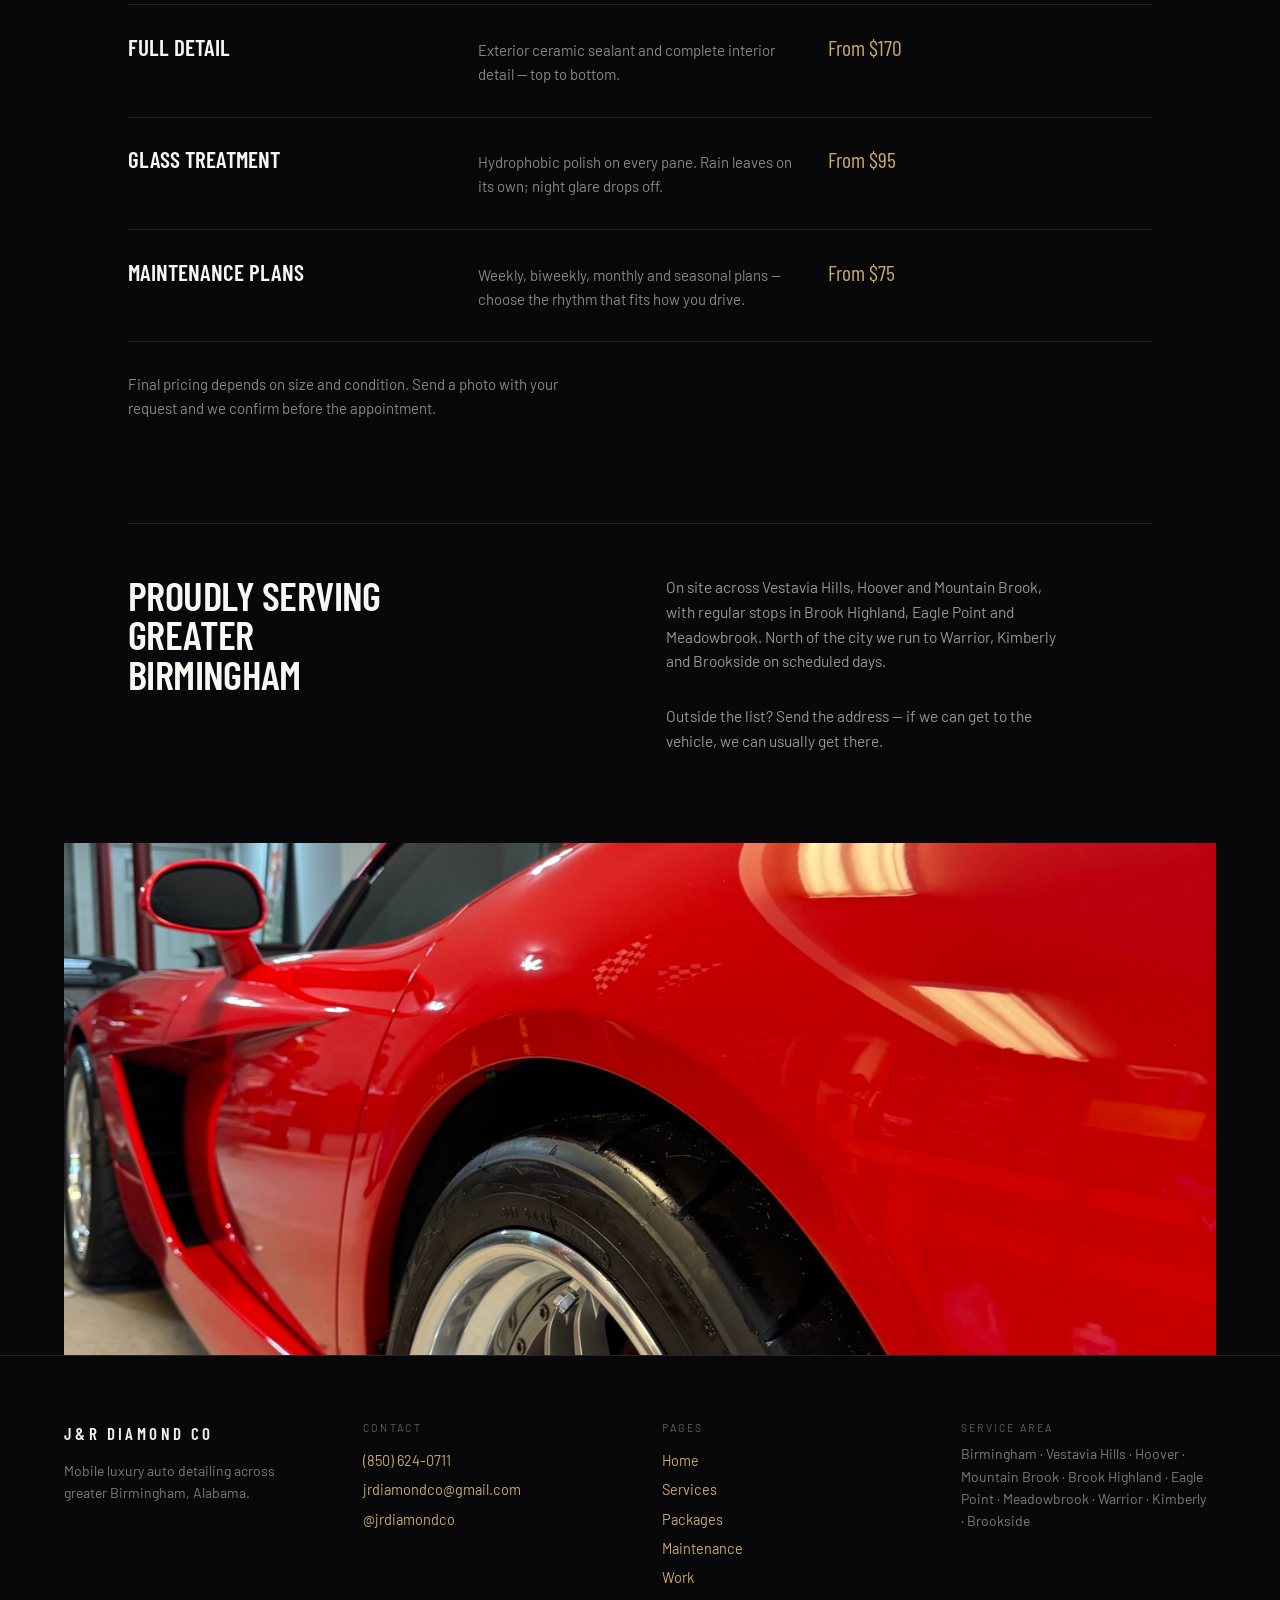
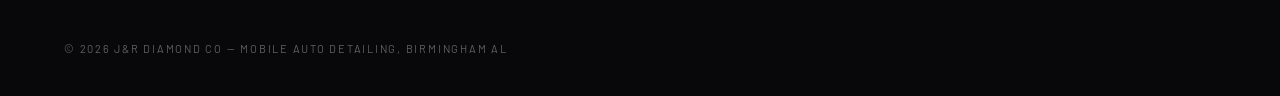
<file: contact.html>
<!DOCTYPE html>
<html lang="en">
<head>
<meta charset="utf-8">
<meta name="viewport" content="width=device-width, initial-scale=1">
<title>Book Mobile Detailing in Birmingham, AL | J&amp;R Diamond Co</title>
<meta name="description" content="Book mobile auto detailing with J&amp;R Diamond Co — call (850) 624-0711 or email jrdiamondco@gmail.com. On-site ceramic coating, interior detailing and glass treatment across greater Birmingham, Alabama.">
<meta name="robots" content="index, follow, max-image-preview:large">
<link rel="canonical" href="https://jrdiamondco.com/contact">
<meta property="og:type" content="website">
<meta property="og:site_name" content="J&amp;R Diamond Co">
<meta property="og:title" content="Book Mobile Detailing in Birmingham, AL | J&amp;R Diamond Co">
<meta property="og:description" content="Pick a window and we come to you — ceramic sealing, interior detailing and glass treatment across greater Birmingham, Alabama.">
<meta property="og:url" content="https://jrdiamondco.com/contact">
<meta property="og:image" content="https://jrdiamondco.com/images/og-jr-diamond-co-mobile-detailing-birmingham.jpg">
<meta property="og:image:width" content="1200">
<meta property="og:image:height" content="630">
<meta name="twitter:card" content="summary_large_image">
<meta name="twitter:title" content="Book Mobile Detailing in Birmingham, AL | J&amp;R Diamond Co">
<meta name="twitter:description" content="Call (850) 624-0711 or email jrdiamondco@gmail.com to book a mobile detail in greater Birmingham, Alabama.">
<meta name="twitter:image" content="https://jrdiamondco.com/images/og-jr-diamond-co-mobile-detailing-birmingham.jpg">
<link rel="stylesheet" href="css/style.css?v=12">
<script type="application/ld+json">
{
  "@context": "https://schema.org",
  "@type": "ContactPage",
  "@id": "https://jrdiamondco.com/contact#page",
  "url": "https://jrdiamondco.com/contact",
  "name": "Book mobile detailing — Birmingham, AL",
  "about": { "@id": "https://jrdiamondco.com/#business" },
  "breadcrumb": { "@type": "BreadcrumbList", "itemListElement": [
    { "@type": "ListItem", "position": 1, "name": "Home", "item": "https://jrdiamondco.com/" },
    { "@type": "ListItem", "position": 2, "name": "Contact", "item": "https://jrdiamondco.com/contact" }
  ] },
  "mainEntity": { "@type": "AutoDetailing", "@id": "https://jrdiamondco.com/#business", "name": "J&R Diamond Co", "telephone": "+1-850-624-0711", "email": "jrdiamondco@gmail.com", "url": "https://jrdiamondco.com/", "areaServed": { "@type": "City", "name": "Birmingham, AL" } }
}
</script>
</head>
<body>

<header class="site-header">
  <div class="wrap">
    <a href="index.html" class="wordmark">J&amp;R Diamond Co</a>
    <nav class="primary-nav" aria-label="Primary">
      <a href="index.html">Home</a>
      <a href="services.html">Services</a>
      <a href="packages.html">Packages</a>
      <a href="maintenance.html">Maintenance</a>
      <a href="gallery.html">Work</a>
      <a href="contact.html" aria-current="page">Contact</a>
    </nav>
    <a href="tel:+18506240711" class="nav-phone">(850) 624-0711</a>
    <a href="#book" class="btn-sm">Book</a>
    <button type="button" class="nav-burger" data-nav-burger aria-label="Open menu" aria-expanded="false" aria-controls="mobile-nav">
      <svg width="20" height="20" viewBox="0 0 24 24" fill="none" stroke="currentColor" stroke-width="1.6" stroke-linecap="round"><line class="l1" x1="3" y1="6" x2="21" y2="6"></line><line class="l2" x1="3" y1="12" x2="21" y2="12"></line><line class="l3" x1="3" y1="18" x2="21" y2="18"></line></svg>
    </button>
  </div>
</header>

<nav class="mobile-nav" id="mobile-nav" data-mobile-nav aria-label="Mobile">
  <a href="index.html">Home</a>
  <a href="services.html">Services</a>
  <a href="packages.html">Packages</a>
  <a href="maintenance.html">Maintenance</a>
  <a href="gallery.html">Work</a>
  <a href="contact.html" aria-current="page">Contact</a>
  <div class="mobile-nav-meta">
    <a href="tel:+18506240711">(850) 624-0711</a>
    <a href="#book">Book a detail →</a>
  </div>
</nav>

<main class="page-main">
  <div class="wrap">

    <nav class="breadcrumb" aria-label="Breadcrumb">
      <a href="index.html">Home</a> <span class="sep">/</span> Contact
    </nav>

    <div class="page-head">
      <h1>Book a detail</h1>
      <p>Pick a window that suits your week. We arrive with water, power and everything else — your car never leaves the driveway.</p>
    </div>

    <section id="book" class="booking-section" data-reveal>
      <div class="book-grid">

        <div class="book-col">
          <h2>Pick a time</h2>
          <div class="scheduler-embed" id="scheduler-embed">
            <p class="booking-kicker">Choose a service</p>
            <div class="booking-picker" data-booking-picker role="tablist" aria-label="Choose a service">
              <button type="button" class="booking-picker-btn" data-select-package="standard-detail" aria-pressed="false">Standard Detail</button>
              <button type="button" class="booking-picker-btn" data-select-package="basic-interior-detail" aria-pressed="false">Basic Interior Detail</button>
              <button type="button" class="booking-picker-btn" data-select-package="full-interior-detail" aria-pressed="false">Full Interior Detail</button>
              <button type="button" class="booking-picker-btn" data-select-package="full-detail" aria-pressed="false">Full Detail</button>
              <button type="button" class="booking-picker-btn" data-select-package="glass-treatment" aria-pressed="false">Glass Treatment</button>
              <button type="button" class="booking-picker-btn" data-select-package="maintenance-plans" aria-pressed="false">Maintenance Plans</button>
            </div>
            <p class="booking-notice"><strong>Please note</strong> — deposits are non-refundable. Your card is charged to hold the slot once you confirm a time.</p>
            <p class="booking-prompt" data-booking-prompt>Choose a service above to see available times.</p>
            <div class="booking-cal-mount" data-booking-mount hidden></div>
          </div>
          <div class="book-btn-row">
            <a href="mailto:jrdiamondco@gmail.com?subject=Detail%20request%20—%20J%26R%20Diamond%20Co" class="btn btn-primary">Email a request</a>
            <a href="tel:+18506240711" class="btn btn-secondary">(850) 624-0711</a>
          </div>
        </div>

        <div class="book-col">
          <h2>Or reach us direct</h2>
          <dl class="info-list">
            <div class="info-row">
              <dt>Business</dt>
              <dd>J&amp;R Diamond Co</dd>
            </div>
            <div class="info-row">
              <dt>Service area</dt>
              <dd data-location-summary>Mobile — greater Birmingham, AL. No storefront.</dd>
            </div>
            <div class="info-row">
              <dt>Hours</dt>
              <dd>By appointment</dd>
            </div>
            <div class="info-row">
              <dt>Lead time</dt>
              <dd>Most weeks, next available window is within a few days.</dd>
            </div>
            <div class="info-row">
              <dt>Links</dt>
              <dd class="links">
                <a href="tel:+18506240711">(850) 624-0711</a>
                <a href="mailto:jrdiamondco@gmail.com?subject=Detail%20request%20—%20J%26R%20Diamond%20Co">jrdiamondco@gmail.com</a>
                <a href="https://www.instagram.com/jrdiamondco" rel="noopener">@jrdiamondco</a>
              </dd>
            </div>
          </dl>
        </div>
      </div>
    </section>

    <section aria-label="Services and starting prices" data-reveal>
      <h2 class="section-h" style="margin-bottom:clamp(20px,2.6vw,36px)">Starting prices</h2>
      <div class="price-rows">
        <a href="packages.html" class="price-row" data-package-summary="standard-detail">
          <h3 data-package-name>Standard Detail</h3>
          <p class="note" data-package-description>Foam bath, wax and a full interior vacuum — the everyday reset.</p>
          <p class="price" data-package-price-from>From $95</p>
        </a>
        <a href="packages.html" class="price-row" data-package-summary="basic-interior-detail">
          <h3 data-package-name>Basic Interior Detail</h3>
          <p class="note" data-package-description>A clean, protected cabin — vacuum and UV protection, nothing skipped.</p>
          <p class="price" data-package-price-from>From $75</p>
        </a>
        <a href="packages.html" class="price-row" data-package-summary="full-interior-detail">
          <h3 data-package-name>Full Interior Detail</h3>
          <p class="note" data-package-description>Leather cleaned and conditioned, every surface hand-detailed.</p>
          <p class="price" data-package-price-from>From $120</p>
        </a>
        <a href="packages.html" class="price-row" data-package-summary="full-detail">
          <h3 data-package-name>Full Detail</h3>
          <p class="note" data-package-description>Exterior ceramic sealant and complete interior detail — top to bottom.</p>
          <p class="price" data-package-price-from>From $170</p>
        </a>
        <a href="?service=glass-treatment#book" class="price-row" data-package="glass-treatment" data-service="glass-treatment">
          <h3 data-service-name>Glass Treatment</h3>
          <p class="note" data-service-description>Hydrophobic polish on every pane. Rain leaves on its own; night glare drops off.</p>
          <p class="price" data-service-price>From $95</p>
        </a>
        <a href="?service=maintenance-plans#book" class="price-row" data-package="maintenance-plans" data-service="maintenance-plans">
          <h3 data-service-name>Maintenance Plans</h3>
          <p class="note" data-service-description>Weekly, biweekly, monthly and seasonal plans — choose the rhythm that fits how you drive.</p>
          <p class="price" data-service-price>From $75</p>
        </a>
        <span class="price-rows-close"></span>
      </div>
      <p class="fine-print" style="margin-top:clamp(18px,2.4vw,30px)">Final pricing depends on size and condition. Send a photo with your request and we confirm before the appointment.</p>
    </section>

    <section aria-label="Service area" data-reveal>
      <div class="where-grid">
        <h2>Proudly Serving Greater Birmingham</h2>
        <div class="col">
          <p>On site across Vestavia Hills, Hoover and Mountain Brook, with regular stops in Brook Highland, Eagle Point and Meadowbrook. North of the city we run to Warrior, Kimberly and Brookside on scheduled days.</p>
          <p>Outside the list? Send the address — if we can get to the vehicle, we can usually get there.</p>
        </div>
      </div>
    </section>
  </div>

  <figure class="closing-photo">
    <img src="images/dodge-viper-exterior-detail-birmingham-al.jpg" alt="Red Dodge Viper with mirror-finish paint and polished wheel after an exterior detail by J&amp;R Diamond Co" width="1350" height="1800" loading="lazy" decoding="async">
  </figure>
</main>

<footer class="site-footer">
  <div class="footer-grid">
    <div class="footer-brand">
      <p>J&amp;R Diamond Co</p>
      <p>Mobile luxury auto detailing across greater Birmingham, Alabama.</p>
    </div>
    <div class="footer-col">
      <p class="label">Contact</p>
      <a href="tel:+18506240711">(850) 624-0711</a>
      <a href="mailto:jrdiamondco@gmail.com">jrdiamondco@gmail.com</a>
      <a href="https://www.instagram.com/jrdiamondco" rel="noopener">@jrdiamondco</a>
    </div>
    <div class="footer-col">
      <p class="label">Pages</p>
      <a href="index.html">Home</a>
      <a href="services.html">Services</a>
      <a href="packages.html">Packages</a>
      <a href="maintenance.html">Maintenance</a>
      <a href="gallery.html">Work</a>
    </div>
    <div class="footer-area">
      <p class="label">Service area</p>
      <p data-location-cities>Birmingham · Vestavia Hills · Hoover · Mountain Brook · Brook Highland · Eagle Point · Meadowbrook · Warrior · Kimberly · Brookside</p>
    </div>
  </div>
  <p class="footer-copy">© 2026 J&amp;R Diamond Co — Mobile auto detailing, Birmingham AL</p>
</footer>

<script src="js/main.js?v=5"></script>
<script src="js/content.js?v=5"></script>
<script src="js/booking.js?v=2"></script>
</body>
</html>
</file>
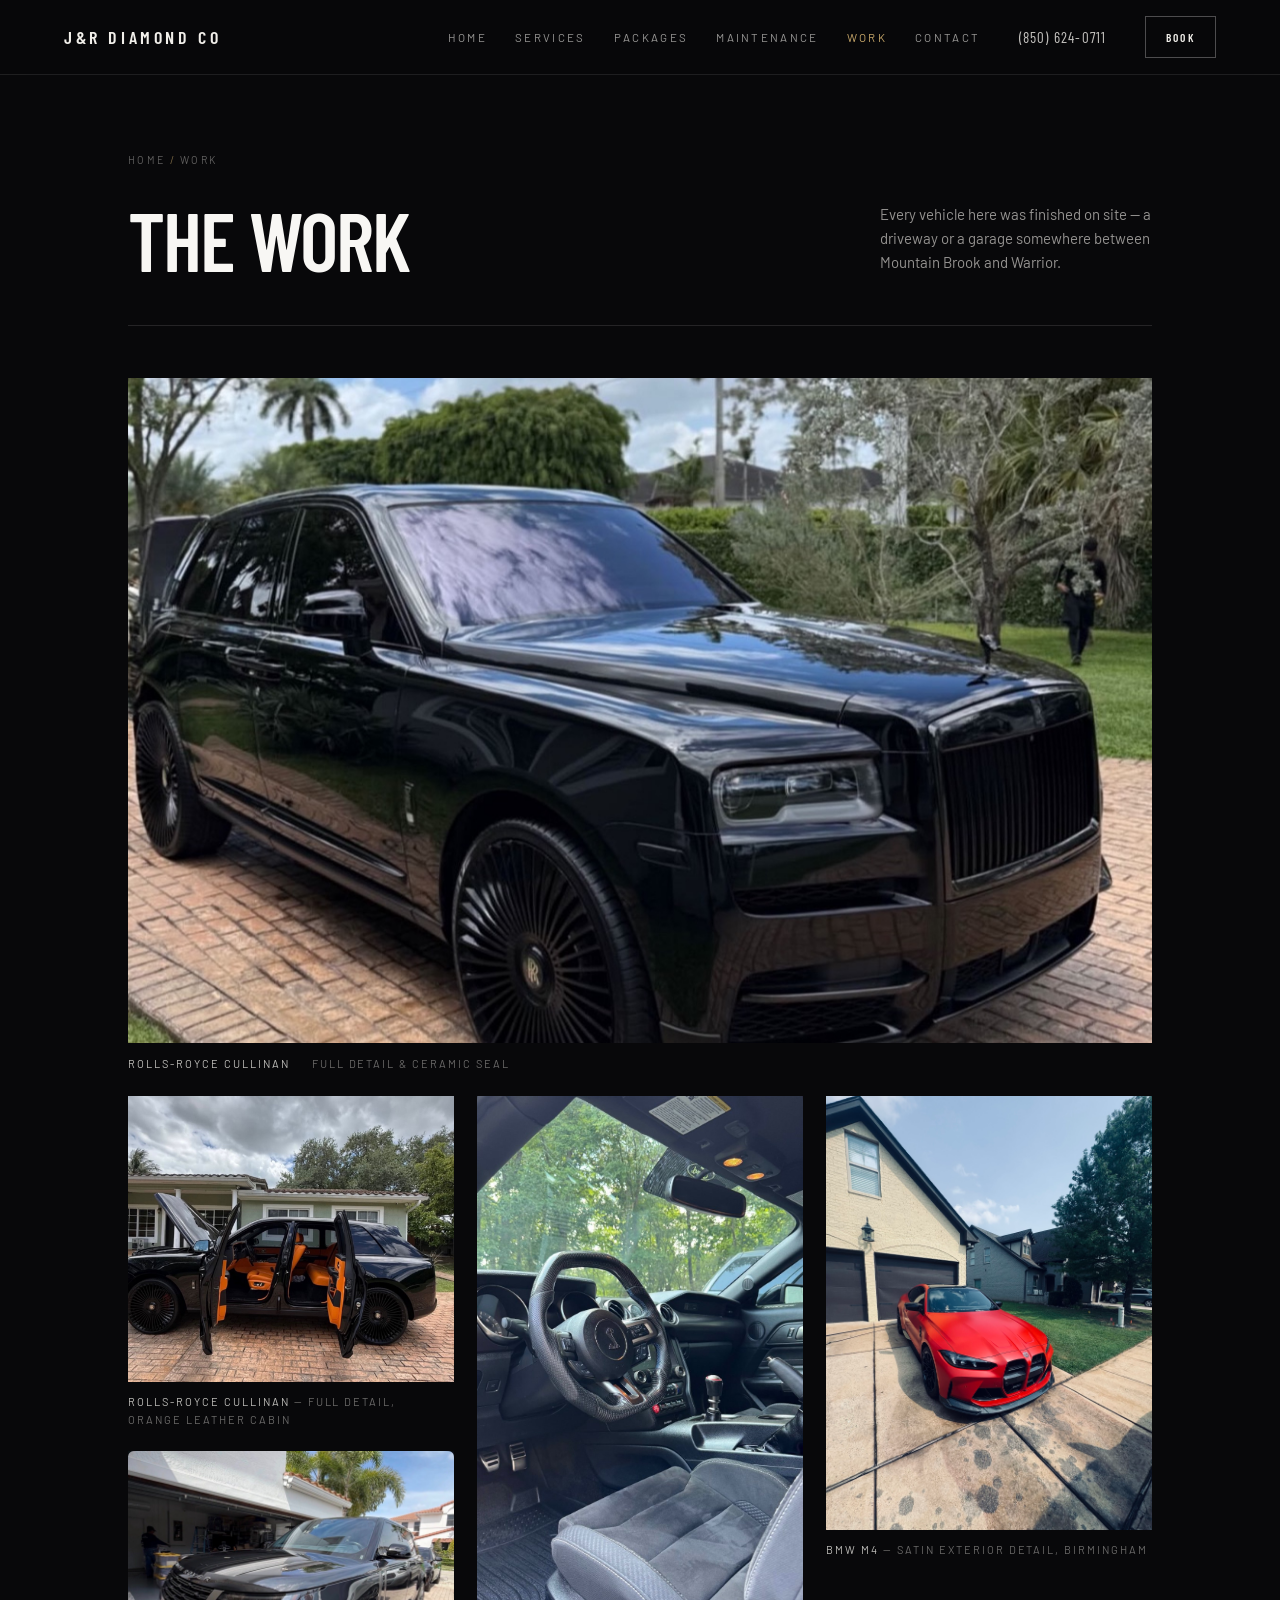
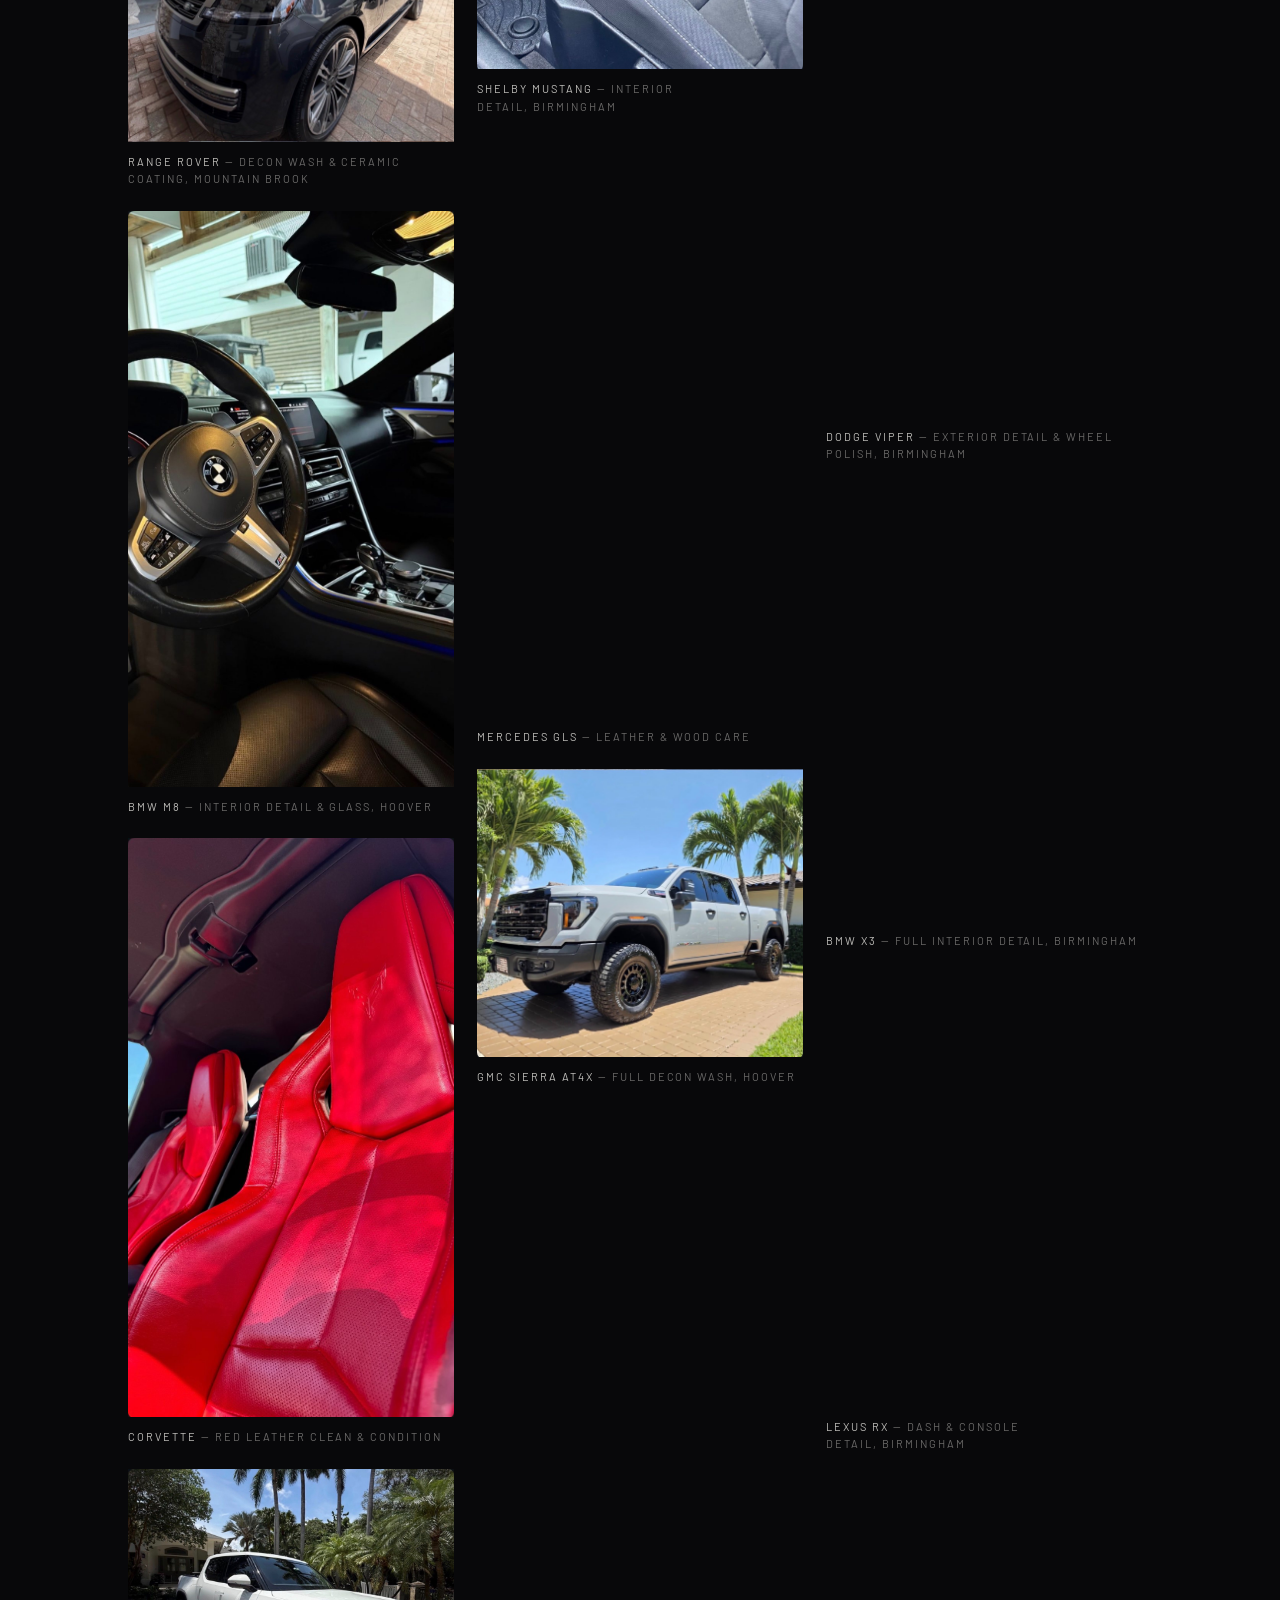
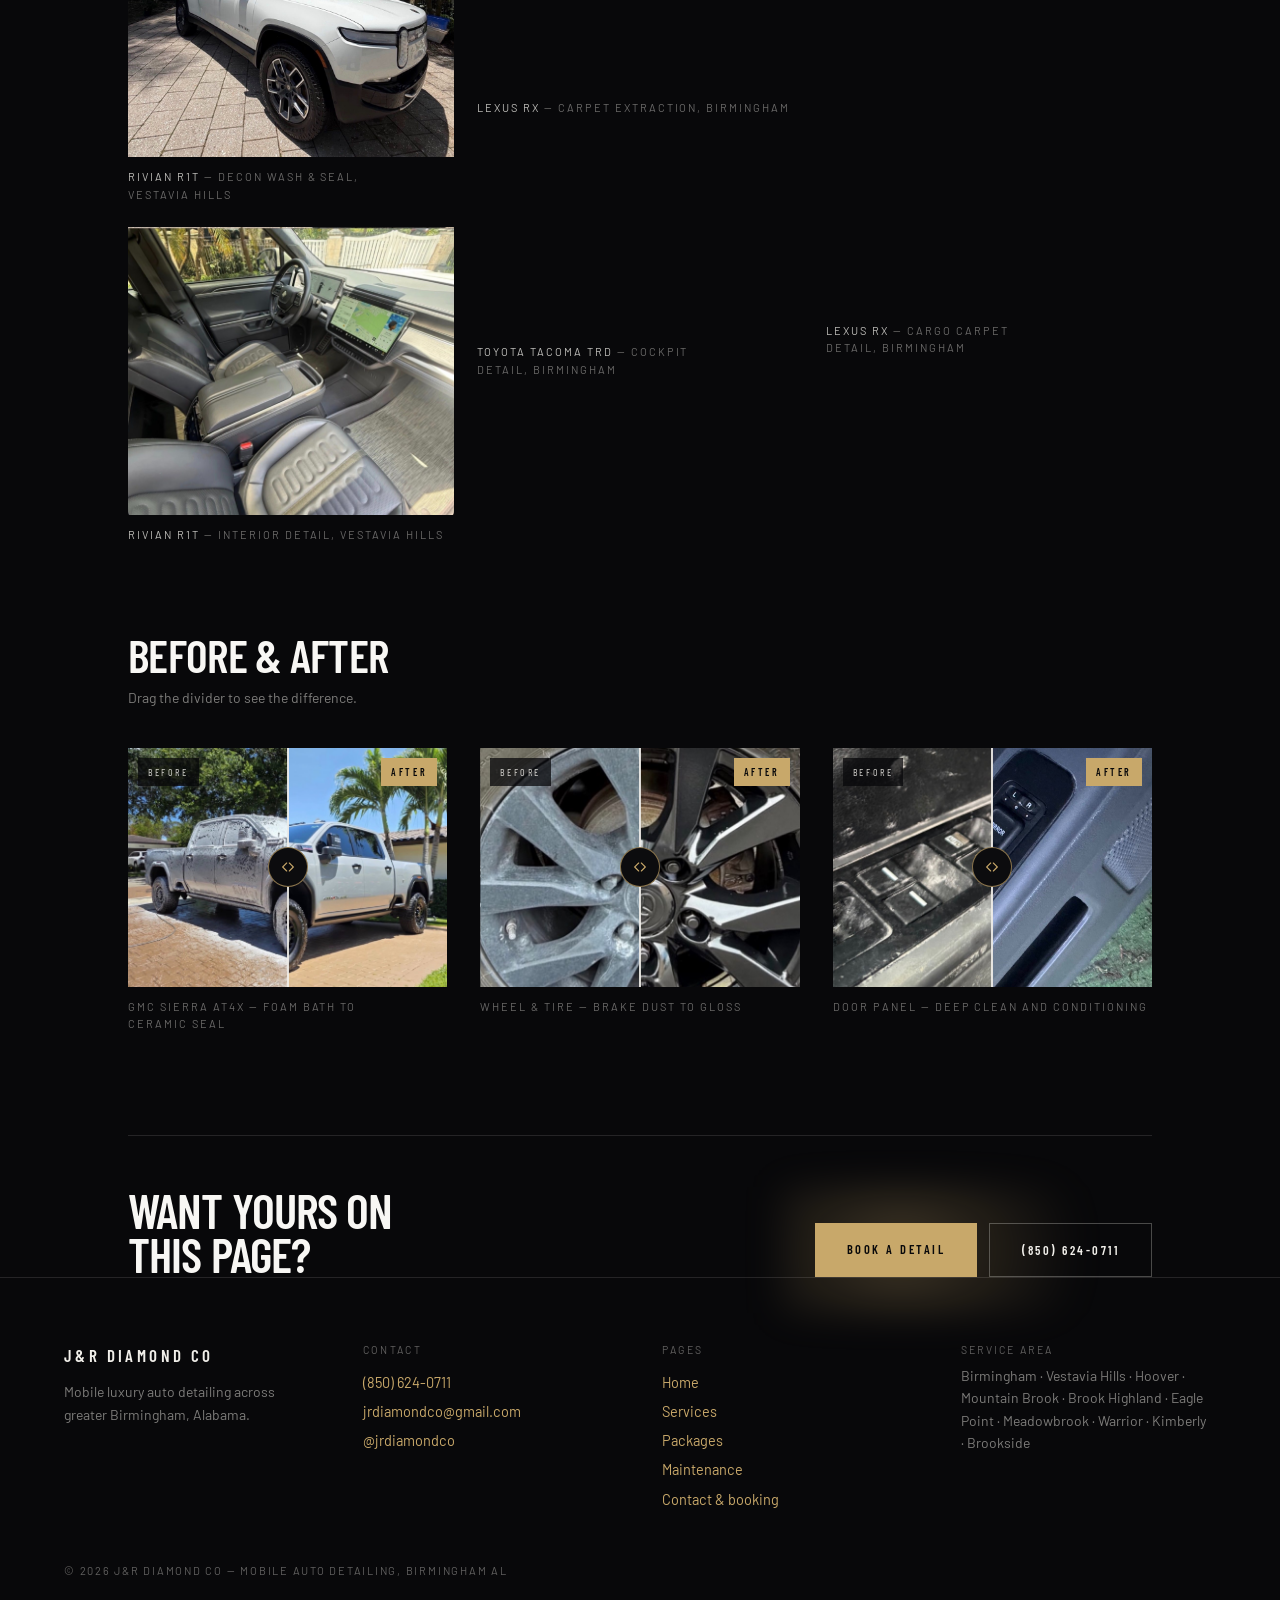
<file: gallery.html>
<!DOCTYPE html>
<html lang="en">
<head>
<meta charset="utf-8">
<meta name="viewport" content="width=device-width, initial-scale=1">
<title>Detailing Gallery — Birmingham, AL | J&amp;R Diamond Co</title>
<meta name="description" content="Before and after mobile detailing work by J&amp;R Diamond Co — Rolls-Royce, Range Rover, BMW M8, Rivian R1T and more, detailed on site across Birmingham, Vestavia Hills, Hoover and Mountain Brook, AL.">
<meta name="robots" content="index, follow, max-image-preview:large">
<link rel="canonical" href="https://jrdiamondco.com/gallery">
<meta property="og:type" content="website">
<meta property="og:site_name" content="J&amp;R Diamond Co">
<meta property="og:title" content="Detailing Gallery — Birmingham, AL | J&amp;R Diamond Co">
<meta property="og:description" content="Ceramic coating, interior detailing and before-and-after work, photographed on site across greater Birmingham, Alabama.">
<meta property="og:url" content="https://jrdiamondco.com/gallery">
<meta property="og:image" content="https://jrdiamondco.com/images/og-jr-diamond-co-mobile-detailing-birmingham.jpg">
<meta property="og:image:width" content="1200">
<meta property="og:image:height" content="630">
<meta name="twitter:card" content="summary_large_image">
<meta name="twitter:title" content="Detailing Gallery — Birmingham, AL | J&amp;R Diamond Co">
<meta name="twitter:description" content="Ceramic coating, interior detailing and before-and-after work across greater Birmingham, Alabama.">
<meta name="twitter:image" content="https://jrdiamondco.com/images/og-jr-diamond-co-mobile-detailing-birmingham.jpg">
<link rel="stylesheet" href="css/style.css?v=12">
<script type="application/ld+json">
{
  "@context": "https://schema.org",
  "@type": "CollectionPage",
  "@id": "https://jrdiamondco.com/gallery#page",
  "url": "https://jrdiamondco.com/gallery",
  "name": "Detailing gallery — Birmingham, AL",
  "about": { "@id": "https://jrdiamondco.com/#business" },
  "breadcrumb": { "@type": "BreadcrumbList", "itemListElement": [
    { "@type": "ListItem", "position": 1, "name": "Home", "item": "https://jrdiamondco.com/" },
    { "@type": "ListItem", "position": 2, "name": "Gallery", "item": "https://jrdiamondco.com/gallery" }
  ] }
}
</script>
</head>
<body>

<header class="site-header">
  <div class="wrap">
    <a href="index.html" class="wordmark">J&amp;R Diamond Co</a>
    <nav class="primary-nav" aria-label="Primary">
      <a href="index.html">Home</a>
      <a href="services.html">Services</a>
      <a href="packages.html">Packages</a>
      <a href="maintenance.html">Maintenance</a>
      <a href="gallery.html" aria-current="page">Work</a>
      <a href="contact.html">Contact</a>
    </nav>
    <a href="tel:+18506240711" class="nav-phone">(850) 624-0711</a>
    <a href="contact.html" class="btn-sm">Book</a>
    <button type="button" class="nav-burger" data-nav-burger aria-label="Open menu" aria-expanded="false" aria-controls="mobile-nav">
      <svg width="20" height="20" viewBox="0 0 24 24" fill="none" stroke="currentColor" stroke-width="1.6" stroke-linecap="round"><line class="l1" x1="3" y1="6" x2="21" y2="6"></line><line class="l2" x1="3" y1="12" x2="21" y2="12"></line><line class="l3" x1="3" y1="18" x2="21" y2="18"></line></svg>
    </button>
  </div>
</header>

<nav class="mobile-nav" id="mobile-nav" data-mobile-nav aria-label="Mobile">
  <a href="index.html">Home</a>
  <a href="services.html">Services</a>
  <a href="packages.html">Packages</a>
  <a href="maintenance.html">Maintenance</a>
  <a href="gallery.html" aria-current="page">Work</a>
  <a href="contact.html">Contact</a>
  <div class="mobile-nav-meta">
    <a href="tel:+18506240711">(850) 624-0711</a>
    <a href="contact.html">Book a detail →</a>
  </div>
</nav>

<main class="page-main">
  <div class="wrap">

    <nav class="breadcrumb" aria-label="Breadcrumb">
      <a href="index.html">Home</a> <span class="sep">/</span> Work
    </nav>

    <div class="page-head">
      <h1>The work</h1>
      <p>Every vehicle here was finished on site — a driveway or a garage somewhere between Mountain Brook and Warrior.</p>
    </div>

    <figure class="gallery-hero" data-lightbox-item data-lightbox-src="images/rolls-royce-cullinan-detail-birmingham-al.jpg" data-lightbox-alt="Black Rolls-Royce Cullinan gleaming after a full mobile detail by J&amp;R Diamond Co" data-lightbox-caption="Rolls-Royce Cullinan — full detail &amp; ceramic seal">
      <div class="photo-frame"><img src="images/rolls-royce-cullinan-detail-birmingham-al.jpg" alt="Black Rolls-Royce Cullinan gleaming after a full mobile detail by J&amp;R Diamond Co" width="2160" height="1912" loading="lazy" decoding="async"></div>
      <figcaption><span class="strong">Rolls-Royce Cullinan</span><span>Full detail &amp; ceramic seal</span></figcaption>
    </figure>

    <div class="masonry" data-reveal-group>
      <figure data-lightbox-item data-lightbox-src="images/rolls-royce-cullinan-orange-interior-detail.jpg" data-lightbox-alt="Rolls-Royce Cullinan with doors open showing tan-orange leather cabin after a full detail" data-lightbox-caption="Rolls-Royce Cullinan — full detail, orange leather cabin">
        <div class="photo-frame"><img src="images/rolls-royce-cullinan-orange-interior-detail.jpg" width="2160" height="1896" alt="Rolls-Royce Cullinan with doors open showing tan-orange leather cabin after a full detail" loading="lazy" decoding="async"></div>
        <figcaption class="cap"><span class="strong">Rolls-Royce Cullinan</span> — full detail, orange leather cabin</figcaption>
      </figure>
      <figure data-lightbox-item data-lightbox-src="images/range-rover-ceramic-coating-mountain-brook-al.jpg" data-lightbox-alt="Black Range Rover polished to a mirror finish after ceramic coating in Mountain Brook AL" data-lightbox-caption="Range Rover — decon wash &amp; ceramic coating, Mountain Brook">
        <div class="photo-frame"><img src="images/range-rover-ceramic-coating-mountain-brook-al.jpg" width="1320" height="1176" alt="Black Range Rover polished to a mirror finish after ceramic coating in Mountain Brook AL" loading="lazy" decoding="async"></div>
        <figcaption class="cap"><span class="strong">Range Rover</span> — decon wash &amp; ceramic coating, Mountain Brook</figcaption>
      </figure>
      <figure data-lightbox-item data-lightbox-src="images/bmw-m8-interior-detail-hoover-al.jpg" data-lightbox-alt="BMW M8 cockpit after interior detailing and glass treatment in Hoover AL" data-lightbox-caption="BMW M8 — interior detail &amp; glass, Hoover">
        <div class="photo-frame"><img src="images/bmw-m8-interior-detail-hoover-al.jpg" width="849" height="1500" alt="BMW M8 cockpit after interior detailing and glass treatment in Hoover AL" loading="lazy" decoding="async"></div>
        <figcaption class="cap"><span class="strong">BMW M8</span> — interior detail &amp; glass, Hoover</figcaption>
      </figure>
      <figure data-lightbox-item data-lightbox-src="images/corvette-red-leather-interior-detail-birmingham-al.jpg" data-lightbox-alt="Corvette red leather seats cleaned and conditioned in Birmingham AL" data-lightbox-caption="Corvette — red leather clean &amp; condition">
        <div class="photo-frame"><img src="images/corvette-red-leather-interior-detail-birmingham-al.jpg" width="845" height="1500" alt="Corvette red leather seats cleaned and conditioned in Birmingham AL" loading="lazy" decoding="async"></div>
        <figcaption class="cap"><span class="strong">Corvette</span> — red leather clean &amp; condition</figcaption>
      </figure>
      <figure data-lightbox-item data-lightbox-src="images/rivian-r1t-exterior-detail-vestavia-hills-al.jpg" data-lightbox-alt="White Rivian R1T after a foam wash and ceramic seal in Vestavia Hills AL" data-lightbox-caption="Rivian R1T — decon wash &amp; seal, Vestavia Hills">
        <div class="photo-frame"><img src="images/rivian-r1t-exterior-detail-vestavia-hills-al.jpg" width="1980" height="1754" alt="White Rivian R1T after a foam wash and ceramic seal in Vestavia Hills AL" loading="lazy" decoding="async"></div>
        <figcaption class="cap"><span class="strong">Rivian R1T</span> — decon wash &amp; seal, Vestavia Hills</figcaption>
      </figure>
      <figure data-lightbox-item data-lightbox-src="images/rivian-r1t-interior-detail-vestavia-hills-al.jpg" data-lightbox-alt="Rivian R1T cabin with dashboard, infotainment screen and seats cleaned in Vestavia Hills AL" data-lightbox-caption="Rivian R1T — interior detail, Vestavia Hills">
        <div class="photo-frame"><img src="images/rivian-r1t-interior-detail-vestavia-hills-al.jpg" width="1320" height="1169" alt="Rivian R1T cabin with dashboard, infotainment screen and seats cleaned in Vestavia Hills AL" loading="lazy" decoding="async"></div>
        <figcaption class="cap"><span class="strong">Rivian R1T</span> — interior detail, Vestavia Hills</figcaption>
      </figure>
      <figure data-lightbox-item data-lightbox-src="images/shelby-mustang-interior-detail-birmingham-al.jpg" data-lightbox-alt="Shelby Mustang interior with alcantara and carbon trim cleaned in Birmingham AL" data-lightbox-caption="Shelby Mustang — interior detail, Birmingham">
        <div class="photo-frame"><img src="images/shelby-mustang-interior-detail-birmingham-al.jpg" width="853" height="1500" alt="Shelby Mustang interior with alcantara and carbon trim cleaned in Birmingham AL" loading="lazy" decoding="async"></div>
        <figcaption class="cap"><span class="strong">Shelby Mustang</span> — interior detail, Birmingham</figcaption>
      </figure>
      <figure data-lightbox-item data-lightbox-src="images/mercedes-gls-interior-leather-detail-birmingham-al.jpg" data-lightbox-alt="Mercedes GLS white leather and wood trim conditioned in Birmingham AL" data-lightbox-caption="Mercedes GLS — leather &amp; wood care">
        <div class="photo-frame"><img src="images/mercedes-gls-interior-leather-detail-birmingham-al.jpg" width="845" height="1500" alt="Mercedes GLS white leather and wood trim conditioned in Birmingham AL" loading="lazy" decoding="async"></div>
        <figcaption class="cap"><span class="strong">Mercedes GLS</span> — leather &amp; wood care</figcaption>
      </figure>
      <figure data-lightbox-item data-lightbox-src="images/gmc-sierra-detailed-after-birmingham-al.jpg" data-lightbox-alt="GMC Sierra AT4X spotless after a full decontamination wash in Hoover AL" data-lightbox-caption="GMC Sierra AT4X — full decon wash, Hoover">
        <div class="photo-frame"><img src="images/gmc-sierra-detailed-after-birmingham-al.jpg" width="1320" height="1170" alt="GMC Sierra AT4X spotless after a full decontamination wash in Hoover AL" loading="lazy" decoding="async"></div>
        <figcaption class="cap"><span class="strong">GMC Sierra AT4X</span> — full decon wash, Hoover</figcaption>
      </figure>
      <figure data-lightbox-item data-lightbox-src="images/lexus-rx-interior-carpet-detail-birmingham-al.jpg" data-lightbox-alt="Lexus RX carpets extracted and trim cleaned in Birmingham AL" data-lightbox-caption="Lexus RX — carpet extraction, Birmingham">
        <div class="photo-frame"><img src="images/lexus-rx-interior-carpet-detail-birmingham-al.jpg" width="845" height="1500" alt="Lexus RX carpets extracted and trim cleaned in Birmingham AL" loading="lazy" decoding="async"></div>
        <figcaption class="cap"><span class="strong">Lexus RX</span> — carpet extraction, Birmingham</figcaption>
      </figure>
      <figure data-lightbox-item data-lightbox-src="images/toyota-tacoma-trd-cockpit-detail-birmingham-al.jpg" data-lightbox-alt="Toyota Tacoma TRD steering wheel, TRD gauge cluster and centre screen after a full interior detail in Birmingham AL" data-lightbox-caption="Toyota Tacoma TRD — cockpit detail, Birmingham">
        <div class="photo-frame"><img src="images/toyota-tacoma-trd-cockpit-detail-birmingham-al.jpg" alt="Toyota Tacoma TRD steering wheel, TRD gauge cluster and centre screen after a full interior detail in Birmingham AL" width="1320" height="780" loading="lazy" decoding="async"></div>
        <figcaption class="cap"><span class="strong">Toyota Tacoma TRD</span> — cockpit detail, Birmingham</figcaption>
      </figure>
      <figure data-lightbox-item data-lightbox-src="images/bmw-m4-satin-exterior-detail-birmingham-al.jpg" data-lightbox-alt="Satin orange BMW M4 in a driveway after a full exterior detail in Birmingham AL" data-lightbox-caption="BMW M4 — satin exterior detail, Birmingham">
        <div class="photo-frame"><img src="images/bmw-m4-satin-exterior-detail-birmingham-al.jpg" width="1350" height="1800" alt="Satin orange BMW M4 in a driveway after a full exterior detail in Birmingham AL" loading="lazy" decoding="async"></div>
        <figcaption class="cap"><span class="strong">BMW M4</span> — satin exterior detail, Birmingham</figcaption>
      </figure>
      <figure data-lightbox-item data-lightbox-src="images/dodge-viper-exterior-detail-birmingham-al.jpg" data-lightbox-alt="Red Dodge Viper with mirror-finish paint and polished wheel after an exterior detail in Birmingham AL" data-lightbox-caption="Dodge Viper — exterior detail &amp; wheel polish, Birmingham">
        <div class="photo-frame"><img src="images/dodge-viper-exterior-detail-birmingham-al.jpg" width="1350" height="1800" alt="Red Dodge Viper with mirror-finish paint and polished wheel after an exterior detail in Birmingham AL" loading="lazy" decoding="async"></div>
        <figcaption class="cap"><span class="strong">Dodge Viper</span> — exterior detail &amp; wheel polish, Birmingham</figcaption>
      </figure>
      <figure data-lightbox-item data-lightbox-src="images/bmw-x3-interior-detail-birmingham-al.jpg" data-lightbox-alt="BMW X3 cognac leather interior cleaned and conditioned in Birmingham AL" data-lightbox-caption="BMW X3 — full interior detail, Birmingham">
        <div class="photo-frame"><img src="images/bmw-x3-interior-detail-birmingham-al.jpg" width="1350" height="1800" alt="BMW X3 cognac leather interior cleaned and conditioned in Birmingham AL" loading="lazy" decoding="async"></div>
        <figcaption class="cap"><span class="strong">BMW X3</span> — full interior detail, Birmingham</figcaption>
      </figure>
      <figure data-lightbox-item data-lightbox-src="images/lexus-rx-dash-console-detail-birmingham-al.jpg" data-lightbox-alt="Lexus RX dashboard, wood trim and center console cleaned and conditioned in Birmingham AL" data-lightbox-caption="Lexus RX — dash &amp; console detail, Birmingham">
        <div class="photo-frame"><img src="images/lexus-rx-dash-console-detail-birmingham-al.jpg" width="1350" height="1800" alt="Lexus RX dashboard, wood trim and center console cleaned and conditioned in Birmingham AL" loading="lazy" decoding="async"></div>
        <figcaption class="cap"><span class="strong">Lexus RX</span> — dash &amp; console detail, Birmingham</figcaption>
      </figure>
      <figure data-lightbox-item data-lightbox-src="images/lexus-rx-cargo-carpet-detail-birmingham-al.jpg" data-lightbox-alt="Lexus RX cargo area carpet vacuumed and detailed in Birmingham AL" data-lightbox-caption="Lexus RX — cargo carpet detail, Birmingham">
        <div class="photo-frame"><img src="images/lexus-rx-cargo-carpet-detail-birmingham-al.jpg" width="1350" height="1800" alt="Lexus RX cargo area carpet vacuumed and detailed in Birmingham AL" loading="lazy" decoding="async"></div>
        <figcaption class="cap"><span class="strong">Lexus RX</span> — cargo carpet detail, Birmingham</figcaption>
      </figure>
    </div>

    <section class="ba-section" aria-label="Before and after">
      <div data-reveal>
        <h2>Before &amp; after</h2>
        <p class="ba-instruction">Drag the divider to see the difference.</p>
      </div>
      <div class="ba-grid" data-reveal-group>
        <figure>
          <div class="ba-frame" data-ba>
            <img data-ba-after src="images/gmc-sierra-detailed-after-birmingham-al.jpg" width="1320" height="1170" alt="GMC Sierra AT4X spotless after mobile detailing and ceramic sealing">
            <img data-ba-before class="ba-before" src="images/gmc-sierra-foam-bath-before-birmingham-al.jpg" width="1320" height="1171" alt="GMC Sierra AT4X covered in foam during a mobile detailing wash">
            <span class="ba-chip ba-chip-before">Before</span>
            <span class="ba-chip ba-chip-after">After</span>
            <div class="ba-handle" data-ba-handle role="slider" aria-label="Before and after comparison" aria-orientation="horizontal" aria-valuemin="0" aria-valuemax="100" aria-valuenow="50" tabindex="0">
              <span class="ba-handle-line"></span>
              <span class="ba-knob">
                <svg width="16" height="16" viewBox="0 0 24 24" fill="none" stroke="#c8a86a" stroke-width="1.6" stroke-linecap="round" stroke-linejoin="round"><polyline points="10 6 4 12 10 18"></polyline><polyline points="14 6 20 12 14 18"></polyline></svg>
              </span>
            </div>
          </div>
          <figcaption class="cap">GMC Sierra AT4X — foam bath to ceramic seal</figcaption>
        </figure>
        <figure>
          <div class="ba-frame" data-ba>
            <img data-ba-after src="images/wheel-gloss-tire-dressing-after-hoover-al.jpg" width="1320" height="1200" alt="Wheel after brake dust removal and gloss tire dressing">
            <img data-ba-before class="ba-before" src="images/wheel-brake-dust-before-hoover-al.jpg" width="1320" height="1200" alt="Wheel face dulled by brake dust before wheel detailing">
            <span class="ba-chip ba-chip-before">Before</span>
            <span class="ba-chip ba-chip-after">After</span>
            <div class="ba-handle" data-ba-handle role="slider" aria-label="Before and after comparison" aria-orientation="horizontal" aria-valuemin="0" aria-valuemax="100" aria-valuenow="50" tabindex="0">
              <span class="ba-handle-line"></span>
              <span class="ba-knob">
                <svg width="16" height="16" viewBox="0 0 24 24" fill="none" stroke="#c8a86a" stroke-width="1.6" stroke-linecap="round" stroke-linejoin="round"><polyline points="10 6 4 12 10 18"></polyline><polyline points="14 6 20 12 14 18"></polyline></svg>
              </span>
            </div>
          </div>
          <figcaption class="cap">Wheel &amp; tire — brake dust to gloss</figcaption>
        </figure>
        <figure>
          <div class="ba-frame" data-ba>
            <img data-ba-after src="images/door-panel-clean-after-interior-detailing.jpg" width="1200" height="1091" alt="Door panel and switchgear cleaned after interior detailing">
            <img data-ba-before class="ba-before" src="images/door-panel-grime-before-interior-detailing.jpg" width="1320" height="1200" alt="Grimy door panel and window switches before interior detailing">
            <span class="ba-chip ba-chip-before">Before</span>
            <span class="ba-chip ba-chip-after">After</span>
            <div class="ba-handle" data-ba-handle role="slider" aria-label="Before and after comparison" aria-orientation="horizontal" aria-valuemin="0" aria-valuemax="100" aria-valuenow="50" tabindex="0">
              <span class="ba-handle-line"></span>
              <span class="ba-knob">
                <svg width="16" height="16" viewBox="0 0 24 24" fill="none" stroke="#c8a86a" stroke-width="1.6" stroke-linecap="round" stroke-linejoin="round"><polyline points="10 6 4 12 10 18"></polyline><polyline points="14 6 20 12 14 18"></polyline></svg>
              </span>
            </div>
          </div>
          <figcaption class="cap">Door panel — deep clean and conditioning</figcaption>
        </figure>
      </div>
    </section>

    <section class="booking-section" aria-label="Booking">
      <div class="cta-row">
        <h2>Want yours on this page?</h2>
        <div class="btn-glow-wrap">
          <a href="contact.html" class="btn btn-primary">Book a detail</a>
          <a href="tel:+18506240711" class="btn btn-secondary">(850) 624-0711</a>
        </div>
      </div>
    </section>
  </div>
</main>

<footer class="site-footer">
  <div class="footer-grid">
    <div class="footer-brand">
      <p>J&amp;R Diamond Co</p>
      <p>Mobile luxury auto detailing across greater Birmingham, Alabama.</p>
    </div>
    <div class="footer-col">
      <p class="label">Contact</p>
      <a href="tel:+18506240711">(850) 624-0711</a>
      <a href="mailto:jrdiamondco@gmail.com">jrdiamondco@gmail.com</a>
      <a href="https://www.instagram.com/jrdiamondco" rel="noopener">@jrdiamondco</a>
    </div>
    <div class="footer-col">
      <p class="label">Pages</p>
      <a href="index.html">Home</a>
      <a href="services.html">Services</a>
      <a href="packages.html">Packages</a>
      <a href="maintenance.html">Maintenance</a>
      <a href="contact.html">Contact &amp; booking</a>
    </div>
    <div class="footer-area">
      <p class="label">Service area</p>
      <p data-location-cities>Birmingham · Vestavia Hills · Hoover · Mountain Brook · Brook Highland · Eagle Point · Meadowbrook · Warrior · Kimberly · Brookside</p>
    </div>
  </div>
  <p class="footer-copy">© 2026 J&amp;R Diamond Co — Mobile auto detailing, Birmingham AL</p>
</footer>

<div class="lightbox" id="jr-lightbox" role="dialog" aria-modal="true" aria-label="Photo viewer">
  <button class="lb-btn lb-close" data-lb-close aria-label="Close">
    <svg width="16" height="16" viewBox="0 0 24 24" fill="none" stroke="currentColor" stroke-width="1.5" stroke-linecap="round"><line x1="4" y1="4" x2="20" y2="20"></line><line x1="20" y1="4" x2="4" y2="20"></line></svg>
  </button>
  <button class="lb-btn lb-prev" data-lb-prev aria-label="Previous photo">
    <svg width="18" height="18" viewBox="0 0 24 24" fill="none" stroke="currentColor" stroke-width="1.5" stroke-linecap="round" stroke-linejoin="round"><polyline points="15 6 9 12 15 18"></polyline></svg>
  </button>
  <button class="lb-btn lb-next" data-lb-next aria-label="Next photo">
    <svg width="18" height="18" viewBox="0 0 24 24" fill="none" stroke="currentColor" stroke-width="1.5" stroke-linecap="round" stroke-linejoin="round"><polyline points="9 6 15 12 9 18"></polyline></svg>
  </button>
  <figure>
    <img data-lb-img alt="">
    <figcaption data-lb-cap></figcaption>
  </figure>
</div>

<script src="js/main.js?v=5"></script>
<script src="js/content.js?v=5"></script>
</body>
</html>
</file>
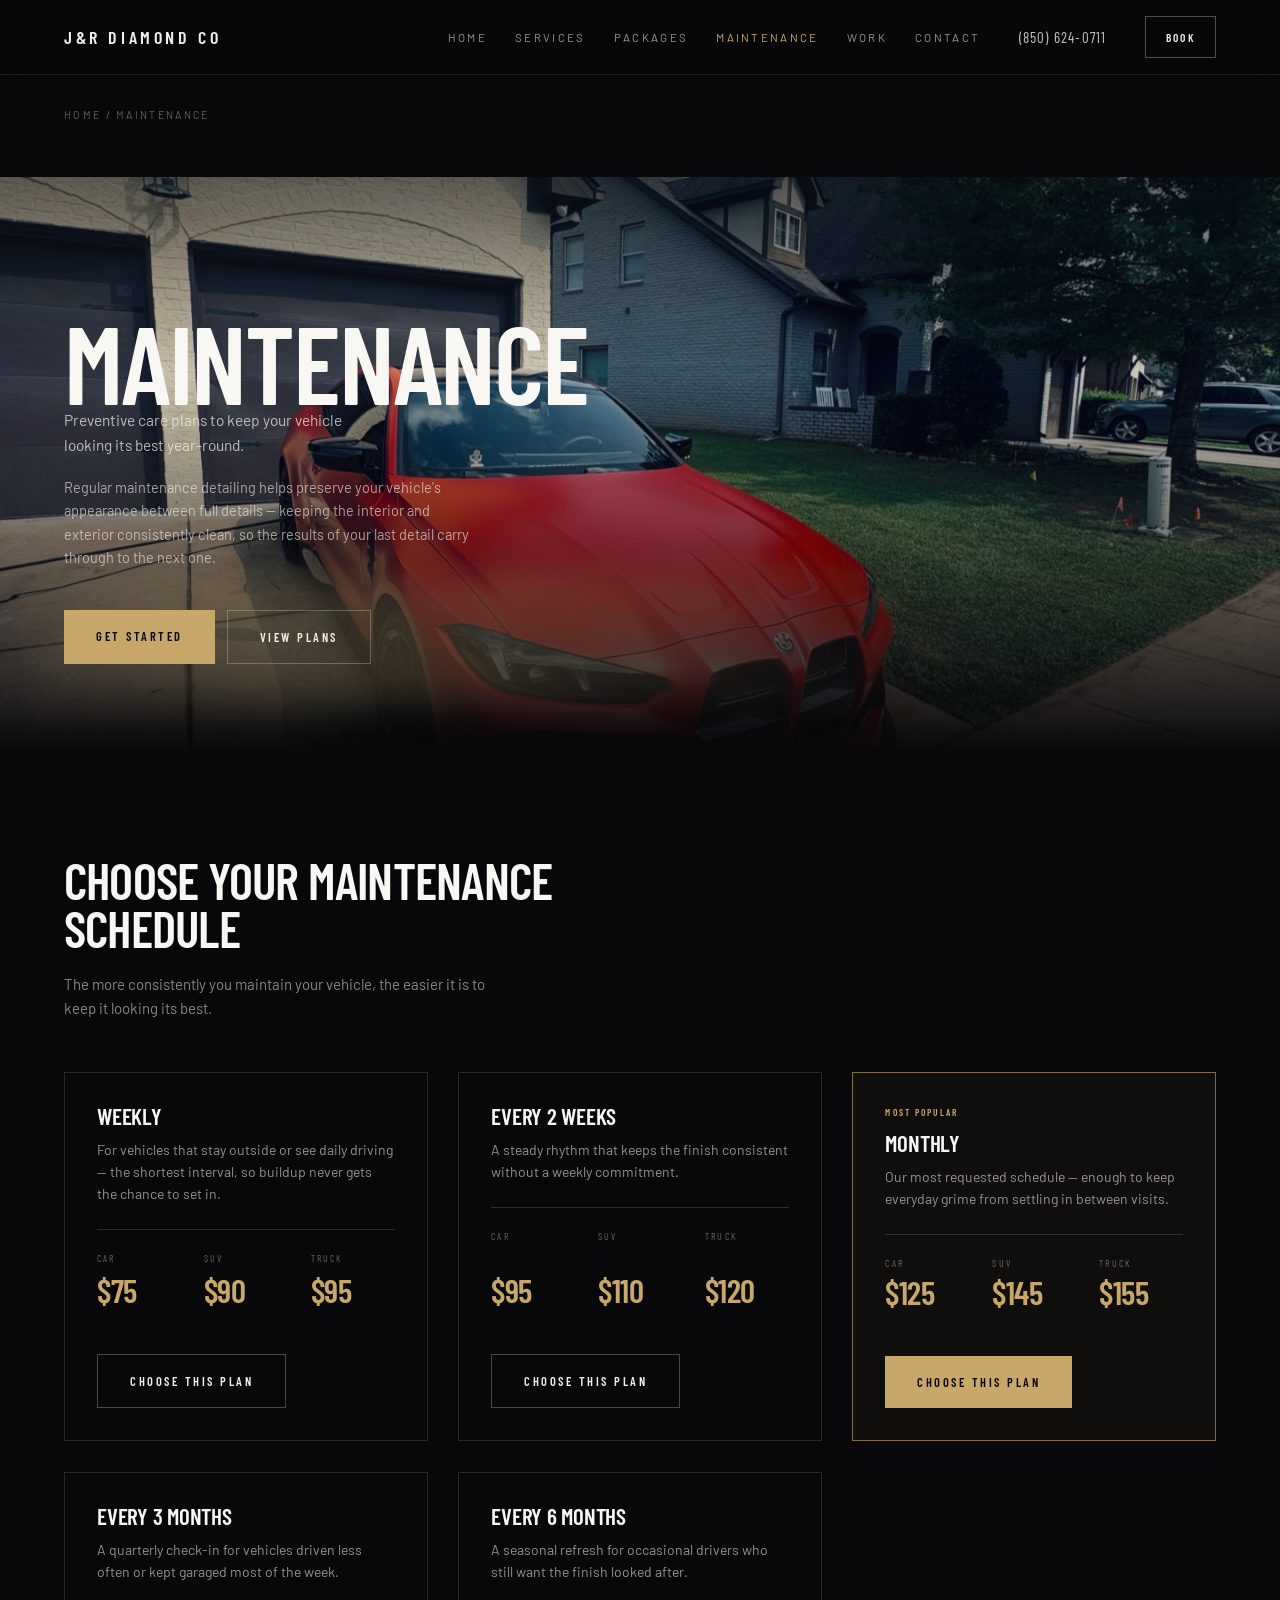
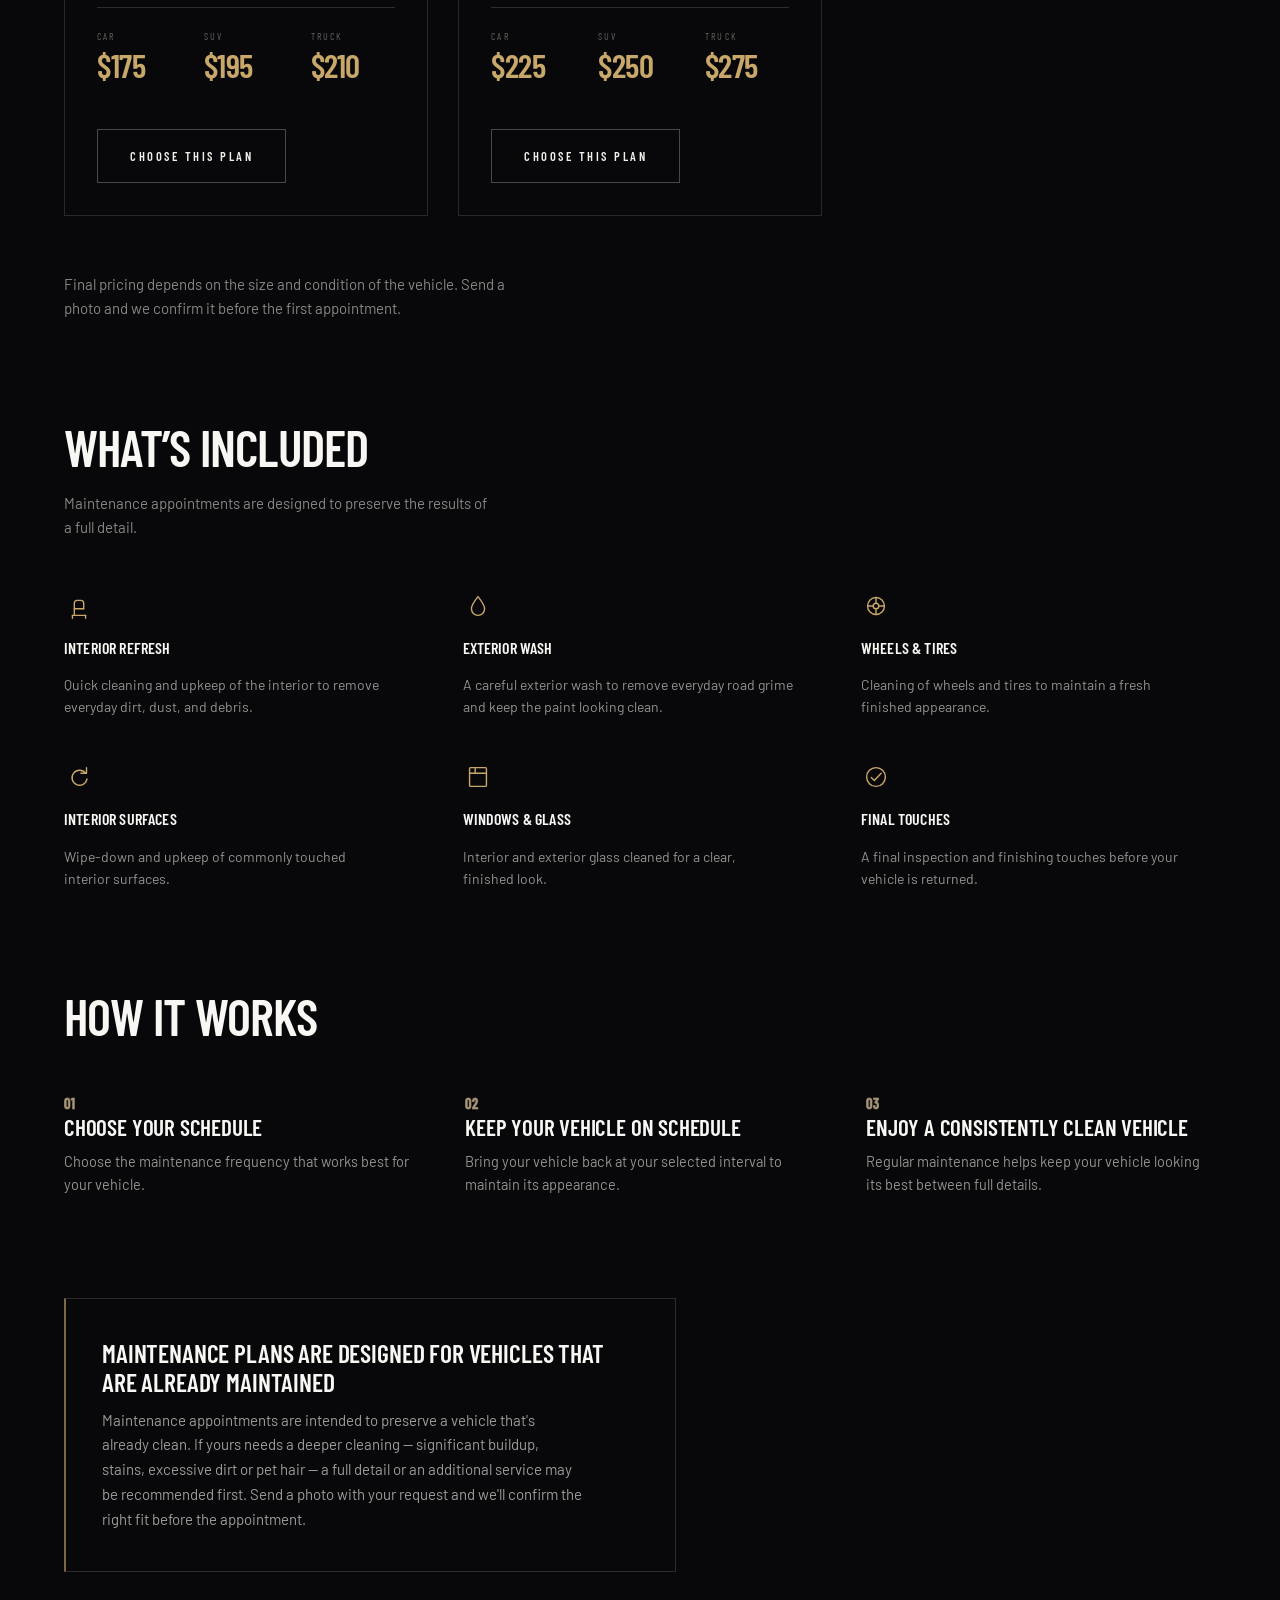
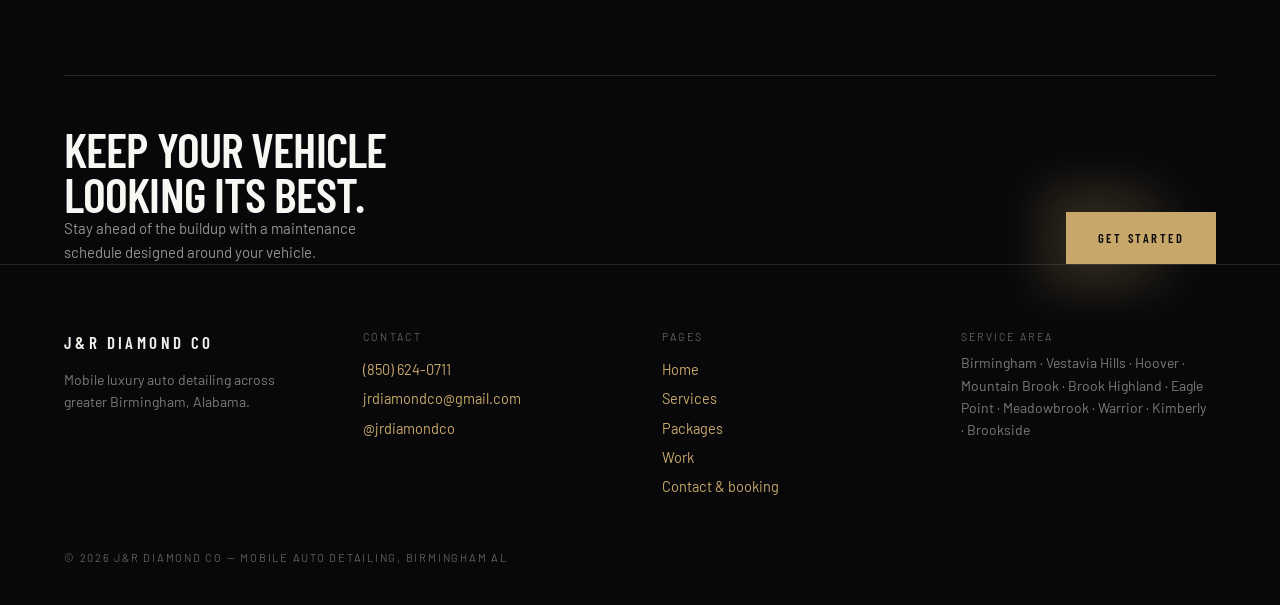
<file: maintenance.html>
<!DOCTYPE html>
<html lang="en">
<head>
<meta charset="utf-8">
<meta name="viewport" content="width=device-width, initial-scale=1">
<title>Maintenance Detailing Plans — Birmingham, AL | J&amp;R Diamond Co</title>
<meta name="description" content="Weekly, biweekly, monthly, quarterly and semi-annual maintenance detailing in Birmingham, AL — preventive care that keeps your vehicle looking its best between full details. On site in Vestavia Hills, Hoover and Mountain Brook.">
<meta name="robots" content="index, follow, max-image-preview:large">
<link rel="canonical" href="https://jrdiamondco.com/maintenance">
<meta property="og:type" content="website">
<meta property="og:site_name" content="J&amp;R Diamond Co">
<meta property="og:title" content="Maintenance Detailing Plans — Birmingham, AL | J&amp;R Diamond Co">
<meta property="og:description" content="Preventive maintenance detailing, scheduled around your vehicle — performed at your door across greater Birmingham.">
<meta property="og:url" content="https://jrdiamondco.com/maintenance">
<meta property="og:image" content="https://jrdiamondco.com/images/og-jr-diamond-co-mobile-detailing-birmingham.jpg">
<meta property="og:image:width" content="1200">
<meta property="og:image:height" content="630">
<meta name="twitter:card" content="summary_large_image">
<meta name="twitter:title" content="Maintenance Detailing Plans — Birmingham, AL | J&amp;R Diamond Co">
<meta name="twitter:description" content="Weekly, biweekly, monthly, quarterly and semi-annual maintenance detailing across greater Birmingham, Alabama.">
<meta name="twitter:image" content="https://jrdiamondco.com/images/og-jr-diamond-co-mobile-detailing-birmingham.jpg">
<link rel="stylesheet" href="css/style.css?v=12">
<script type="application/ld+json">
{
  "@context": "https://schema.org",
  "@type": "CollectionPage",
  "@id": "https://jrdiamondco.com/maintenance#page",
  "url": "https://jrdiamondco.com/maintenance",
  "name": "Maintenance detailing plans — Birmingham, AL",
  "about": { "@id": "https://jrdiamondco.com/#business" },
  "breadcrumb": { "@type": "BreadcrumbList", "itemListElement": [
    { "@type": "ListItem", "position": 1, "name": "Home", "item": "https://jrdiamondco.com/" },
    { "@type": "ListItem", "position": 2, "name": "Maintenance", "item": "https://jrdiamondco.com/maintenance" }
  ] },
  "mainEntity": { "@type": "ItemList", "itemListElement": [
    { "@type": "ListItem", "position": 1, "item": { "@type": "Service", "name": "Weekly Maintenance", "serviceType": "Auto detailing maintenance plan", "provider": { "@id": "https://jrdiamondco.com/#business" }, "areaServed": { "@type": "City", "name": "Birmingham, AL" }, "offers": { "@type": "Offer", "priceSpecification": { "@type": "PriceSpecification", "minPrice": "75", "maxPrice": "95", "priceCurrency": "USD" } } } },
    { "@type": "ListItem", "position": 2, "item": { "@type": "Service", "name": "Every 2 Weeks Maintenance", "serviceType": "Auto detailing maintenance plan", "provider": { "@id": "https://jrdiamondco.com/#business" }, "areaServed": { "@type": "City", "name": "Birmingham, AL" }, "offers": { "@type": "Offer", "priceSpecification": { "@type": "PriceSpecification", "minPrice": "95", "maxPrice": "120", "priceCurrency": "USD" } } } },
    { "@type": "ListItem", "position": 3, "item": { "@type": "Service", "name": "Monthly Maintenance", "serviceType": "Auto detailing maintenance plan", "provider": { "@id": "https://jrdiamondco.com/#business" }, "areaServed": { "@type": "City", "name": "Birmingham, AL" }, "offers": { "@type": "Offer", "priceSpecification": { "@type": "PriceSpecification", "minPrice": "125", "maxPrice": "155", "priceCurrency": "USD" } } } },
    { "@type": "ListItem", "position": 4, "item": { "@type": "Service", "name": "Every 3 Months Maintenance", "serviceType": "Auto detailing maintenance plan", "provider": { "@id": "https://jrdiamondco.com/#business" }, "areaServed": { "@type": "City", "name": "Birmingham, AL" }, "offers": { "@type": "Offer", "priceSpecification": { "@type": "PriceSpecification", "minPrice": "175", "maxPrice": "210", "priceCurrency": "USD" } } } },
    { "@type": "ListItem", "position": 5, "item": { "@type": "Service", "name": "Every 6 Months Maintenance", "serviceType": "Auto detailing maintenance plan", "provider": { "@id": "https://jrdiamondco.com/#business" }, "areaServed": { "@type": "City", "name": "Birmingham, AL" }, "offers": { "@type": "Offer", "priceSpecification": { "@type": "PriceSpecification", "minPrice": "225", "maxPrice": "275", "priceCurrency": "USD" } } } }
  ] }
}
</script>
</head>
<body>

<header class="site-header">
  <div class="wrap">
    <a href="index.html" class="wordmark">J&amp;R Diamond Co</a>
    <nav class="primary-nav" aria-label="Primary">
      <a href="index.html">Home</a>
      <a href="services.html">Services</a>
      <a href="packages.html">Packages</a>
      <a href="maintenance.html" aria-current="page">Maintenance</a>
      <a href="gallery.html">Work</a>
      <a href="contact.html">Contact</a>
    </nav>
    <a href="tel:+18506240711" class="nav-phone">(850) 624-0711</a>
    <a href="contact.html" class="btn-sm">Book</a>
    <button type="button" class="nav-burger" data-nav-burger aria-label="Open menu" aria-expanded="false" aria-controls="mobile-nav">
      <svg width="20" height="20" viewBox="0 0 24 24" fill="none" stroke="currentColor" stroke-width="1.6" stroke-linecap="round"><line class="l1" x1="3" y1="6" x2="21" y2="6"></line><line class="l2" x1="3" y1="12" x2="21" y2="12"></line><line class="l3" x1="3" y1="18" x2="21" y2="18"></line></svg>
    </button>
  </div>
</header>

<nav class="mobile-nav" id="mobile-nav" data-mobile-nav aria-label="Mobile">
  <a href="index.html">Home</a>
  <a href="services.html">Services</a>
  <a href="packages.html">Packages</a>
  <a href="maintenance.html" aria-current="page">Maintenance</a>
  <a href="gallery.html">Work</a>
  <a href="contact.html">Contact</a>
  <div class="mobile-nav-meta">
    <a href="tel:+18506240711">(850) 624-0711</a>
    <a href="contact.html">Book a detail →</a>
  </div>
</nav>

<main>

  <div class="wrap breadcrumb-bar">
    <nav class="breadcrumb" aria-label="Breadcrumb">
      <a href="index.html">Home</a> <span class="sep">/</span> Maintenance
    </nav>
  </div>

  <section class="hero hero--page" aria-label="Mobile maintenance detailing in Birmingham, Alabama">
    <img class="hero-img" src="images/bmw-m4-satin-exterior-wide-birmingham-al.jpg" alt="Satin BMW M4 detailed on location in Birmingham, Alabama" width="2880" height="2095" fetchpriority="high" decoding="async" style="object-position: 50% 46%;">
    <div class="hero-scrim" aria-hidden="true"></div>
    <div class="hero-content wrap">
      <h1>Maintenance</h1>
      <p class="hero-sub">Preventive care plans to keep your vehicle looking its best year-round.</p>
      <p class="hero-lead">Regular maintenance detailing helps preserve your vehicle's appearance between full details — keeping the interior and exterior consistently clean, so the results of your last detail carry through to the next one.</p>
      <div class="hero-ctas btn-glow-wrap">
        <a href="contact.html?service=maintenance-plans#book" class="btn btn-primary">Get Started</a>
        <a href="#plans" class="btn btn-secondary">View Plans</a>
      </div>
    </div>
  </section>

  <section id="plans" aria-label="Maintenance plans and pricing" data-reveal>
    <div class="wrap">
      <div class="mx-plans-head">
        <h2 class="section-h">Choose Your Maintenance Schedule</h2>
        <p class="section-lede">The more consistently you maintain your vehicle, the easier it is to keep it looking its best.</p>
      </div>

      <div class="mx-plan-grid" data-reveal-group>

        <article class="mx-plan-card" data-plan="weekly">
          <h3 data-plan-frequency>Weekly</h3>
          <p class="mx-plan-desc" data-plan-description>For vehicles that stay outside or see daily driving — the shortest interval, so buildup never gets the chance to set in.</p>
          <div class="package-tiers">
            <div><span class="tier-label">Car</span><span class="tier-price" data-plan-tier="car">$75</span></div>
            <div><span class="tier-label">SUV</span><span class="tier-price" data-plan-tier="suv">$90</span></div>
            <div><span class="tier-label">Truck</span><span class="tier-price" data-plan-tier="truck">$95</span></div>
          </div>
          <a href="contact.html?service=maintenance-plans#book" class="btn btn-secondary">Choose This Plan</a>
        </article>

        <article class="mx-plan-card" data-plan="every-2-weeks">
          <h3 data-plan-frequency>Every 2 Weeks</h3>
          <p class="mx-plan-desc" data-plan-description>A steady rhythm that keeps the finish consistent without a weekly commitment.</p>
          <div class="package-tiers">
            <div><span class="tier-label">Car</span><span class="tier-price" data-plan-tier="car">$95</span></div>
            <div><span class="tier-label">SUV</span><span class="tier-price" data-plan-tier="suv">$110</span></div>
            <div><span class="tier-label">Truck</span><span class="tier-price" data-plan-tier="truck">$120</span></div>
          </div>
          <a href="contact.html?service=maintenance-plans#book" class="btn btn-secondary">Choose This Plan</a>
        </article>

        <article class="mx-plan-card is-featured" data-plan="monthly">
          <p class="mx-badge">Most Popular</p>
          <h3 data-plan-frequency>Monthly</h3>
          <p class="mx-plan-desc" data-plan-description>Our most requested schedule — enough to keep everyday grime from settling in between visits.</p>
          <div class="package-tiers">
            <div><span class="tier-label">Car</span><span class="tier-price" data-plan-tier="car">$125</span></div>
            <div><span class="tier-label">SUV</span><span class="tier-price" data-plan-tier="suv">$145</span></div>
            <div><span class="tier-label">Truck</span><span class="tier-price" data-plan-tier="truck">$155</span></div>
          </div>
          <a href="contact.html?service=maintenance-plans#book" class="btn btn-primary">Choose This Plan</a>
        </article>

        <article class="mx-plan-card" data-plan="every-3-months">
          <h3 data-plan-frequency>Every 3 Months</h3>
          <p class="mx-plan-desc" data-plan-description>A quarterly check-in for vehicles driven less often or kept garaged most of the week.</p>
          <div class="package-tiers">
            <div><span class="tier-label">Car</span><span class="tier-price" data-plan-tier="car">$175</span></div>
            <div><span class="tier-label">SUV</span><span class="tier-price" data-plan-tier="suv">$195</span></div>
            <div><span class="tier-label">Truck</span><span class="tier-price" data-plan-tier="truck">$210</span></div>
          </div>
          <a href="contact.html?service=maintenance-plans#book" class="btn btn-secondary">Choose This Plan</a>
        </article>

        <article class="mx-plan-card" data-plan="every-6-months">
          <h3 data-plan-frequency>Every 6 Months</h3>
          <p class="mx-plan-desc" data-plan-description>A seasonal refresh for occasional drivers who still want the finish looked after.</p>
          <div class="package-tiers">
            <div><span class="tier-label">Car</span><span class="tier-price" data-plan-tier="car">$225</span></div>
            <div><span class="tier-label">SUV</span><span class="tier-price" data-plan-tier="suv">$250</span></div>
            <div><span class="tier-label">Truck</span><span class="tier-price" data-plan-tier="truck">$275</span></div>
          </div>
          <a href="contact.html?service=maintenance-plans#book" class="btn btn-secondary">Choose This Plan</a>
        </article>

      </div>

      <p class="fine-print">Final pricing depends on the size and condition of the vehicle. Send a photo and we confirm it before the first appointment.</p>
    </div>
  </section>

  <section aria-label="What's included" data-reveal>
    <div class="wrap">
      <h2 class="section-h">What&rsquo;s Included</h2>
      <p class="section-lede">Maintenance appointments are designed to preserve the results of a full detail.</p>

      <div class="mx-included-grid" data-reveal-group>
        <div class="mx-included-item">
          <span class="mx-included-icon" aria-hidden="true"><svg viewBox="0 0 32 32" fill="none" stroke="currentColor" stroke-width="1.5" stroke-linecap="round" stroke-linejoin="round"><path d="M11 26V13a3 3 0 0 1 3-3h4a3 3 0 0 1 3 3v6"/><path d="M9 26h14"/><path d="M11 19h10"/><path d="M9 26v3"/><path d="M23 26v3"/></svg></span>
          <h3>Interior Refresh</h3>
          <p>Quick cleaning and upkeep of the interior to remove everyday dirt, dust, and debris.</p>
        </div>
        <div class="mx-included-item">
          <span class="mx-included-icon" aria-hidden="true"><svg viewBox="0 0 32 32" fill="none" stroke="currentColor" stroke-width="1.5" stroke-linecap="round" stroke-linejoin="round"><path d="M16 6c4 5 7 9.4 7 13a7 7 0 1 1-14 0c0-3.6 3-8 7-13z"/></svg></span>
          <h3>Exterior Wash</h3>
          <p>A careful exterior wash to remove everyday road grime and keep the paint looking clean.</p>
        </div>
        <div class="mx-included-item">
          <span class="mx-included-icon" aria-hidden="true"><svg viewBox="0 0 32 32" fill="none" stroke="currentColor" stroke-width="1.5" stroke-linecap="round" stroke-linejoin="round"><circle cx="16" cy="16" r="9"/><circle cx="16" cy="16" r="3"/><path d="M16 7v6M16 19v6M7 16h6M19 16h6"/></svg></span>
          <h3>Wheels &amp; Tires</h3>
          <p>Cleaning of wheels and tires to maintain a fresh finished appearance.</p>
        </div>
        <div class="mx-included-item">
          <span class="mx-included-icon" aria-hidden="true"><svg viewBox="0 0 32 32" fill="none" stroke="currentColor" stroke-width="1.5" stroke-linecap="round" stroke-linejoin="round"><path d="M23 12a8 8 0 1 0 1.5 6"/><path d="M24 6v6h-6"/></svg></span>
          <h3>Interior Surfaces</h3>
          <p>Wipe-down and upkeep of commonly touched interior surfaces.</p>
        </div>
        <div class="mx-included-item">
          <span class="mx-included-icon" aria-hidden="true"><svg viewBox="0 0 32 32" fill="none" stroke="currentColor" stroke-width="1.5" stroke-linecap="round" stroke-linejoin="round"><rect x="7" y="6" width="18" height="20" rx="1"/><path d="M7 12h18"/><path d="M13 6v6"/></svg></span>
          <h3>Windows &amp; Glass</h3>
          <p>Interior and exterior glass cleaned for a clear, finished look.</p>
        </div>
        <div class="mx-included-item">
          <span class="mx-included-icon" aria-hidden="true"><svg viewBox="0 0 32 32" fill="none" stroke="currentColor" stroke-width="1.5" stroke-linecap="round" stroke-linejoin="round"><circle cx="16" cy="16" r="10"/><path d="M11 16.5l3.2 3.2L21.5 12"/></svg></span>
          <h3>Final Touches</h3>
          <p>A final inspection and finishing touches before your vehicle is returned.</p>
        </div>
      </div>
    </div>
  </section>

  <section aria-label="How it works" data-reveal>
    <div class="wrap">
      <h2 class="section-h">How It Works</h2>
      <div class="mx-steps">
        <div class="mx-step">
          <p class="service-num">01</p>
          <h3>Choose Your Schedule</h3>
          <p>Choose the maintenance frequency that works best for your vehicle.</p>
        </div>
        <div class="mx-step">
          <p class="service-num">02</p>
          <h3>Keep Your Vehicle On Schedule</h3>
          <p>Bring your vehicle back at your selected interval to maintain its appearance.</p>
        </div>
        <div class="mx-step">
          <p class="service-num">03</p>
          <h3>Enjoy A Consistently Clean Vehicle</h3>
          <p>Regular maintenance helps keep your vehicle looking its best between full details.</p>
        </div>
      </div>
    </div>
  </section>

  <section aria-label="Please note" data-reveal>
    <div class="wrap">
      <div class="mx-notice">
        <h2>Maintenance Plans Are Designed For Vehicles That Are Already Maintained</h2>
        <p>Maintenance appointments are intended to preserve a vehicle that's already clean. If yours needs a deeper cleaning — significant buildup, stains, excessive dirt or pet hair — a full detail or an additional service may be recommended first. Send a photo with your request and we'll confirm the right fit before the appointment.</p>
      </div>
    </div>
  </section>

  <section class="booking-section" aria-label="Booking">
    <div class="wrap">
      <div class="cta-row">
        <div>
          <h2>Keep Your Vehicle Looking Its Best.</h2>
          <p class="page-head-note">Stay ahead of the buildup with a maintenance schedule designed around your vehicle.</p>
        </div>
        <div class="btn-glow-wrap">
          <a href="contact.html?service=maintenance-plans#book" class="btn btn-primary">Get Started</a>
        </div>
      </div>
    </div>
  </section>

</main>

<footer class="site-footer">
  <div class="footer-grid">
    <div class="footer-brand">
      <p>J&amp;R Diamond Co</p>
      <p>Mobile luxury auto detailing across greater Birmingham, Alabama.</p>
    </div>
    <div class="footer-col">
      <p class="label">Contact</p>
      <a href="tel:+18506240711">(850) 624-0711</a>
      <a href="mailto:jrdiamondco@gmail.com">jrdiamondco@gmail.com</a>
      <a href="https://www.instagram.com/jrdiamondco" rel="noopener">@jrdiamondco</a>
    </div>
    <div class="footer-col">
      <p class="label">Pages</p>
      <a href="index.html">Home</a>
      <a href="services.html">Services</a>
      <a href="packages.html">Packages</a>
      <a href="gallery.html">Work</a>
      <a href="contact.html">Contact &amp; booking</a>
    </div>
    <div class="footer-area">
      <p class="label">Service area</p>
      <p data-location-cities>Birmingham · Vestavia Hills · Hoover · Mountain Brook · Brook Highland · Eagle Point · Meadowbrook · Warrior · Kimberly · Brookside</p>
    </div>
  </div>
  <p class="footer-copy">© 2026 J&amp;R Diamond Co — Mobile auto detailing, Birmingham AL</p>
</footer>

<script src="js/main.js?v=5"></script>
<script src="js/content.js?v=5"></script>
</body>
</html>
</file>
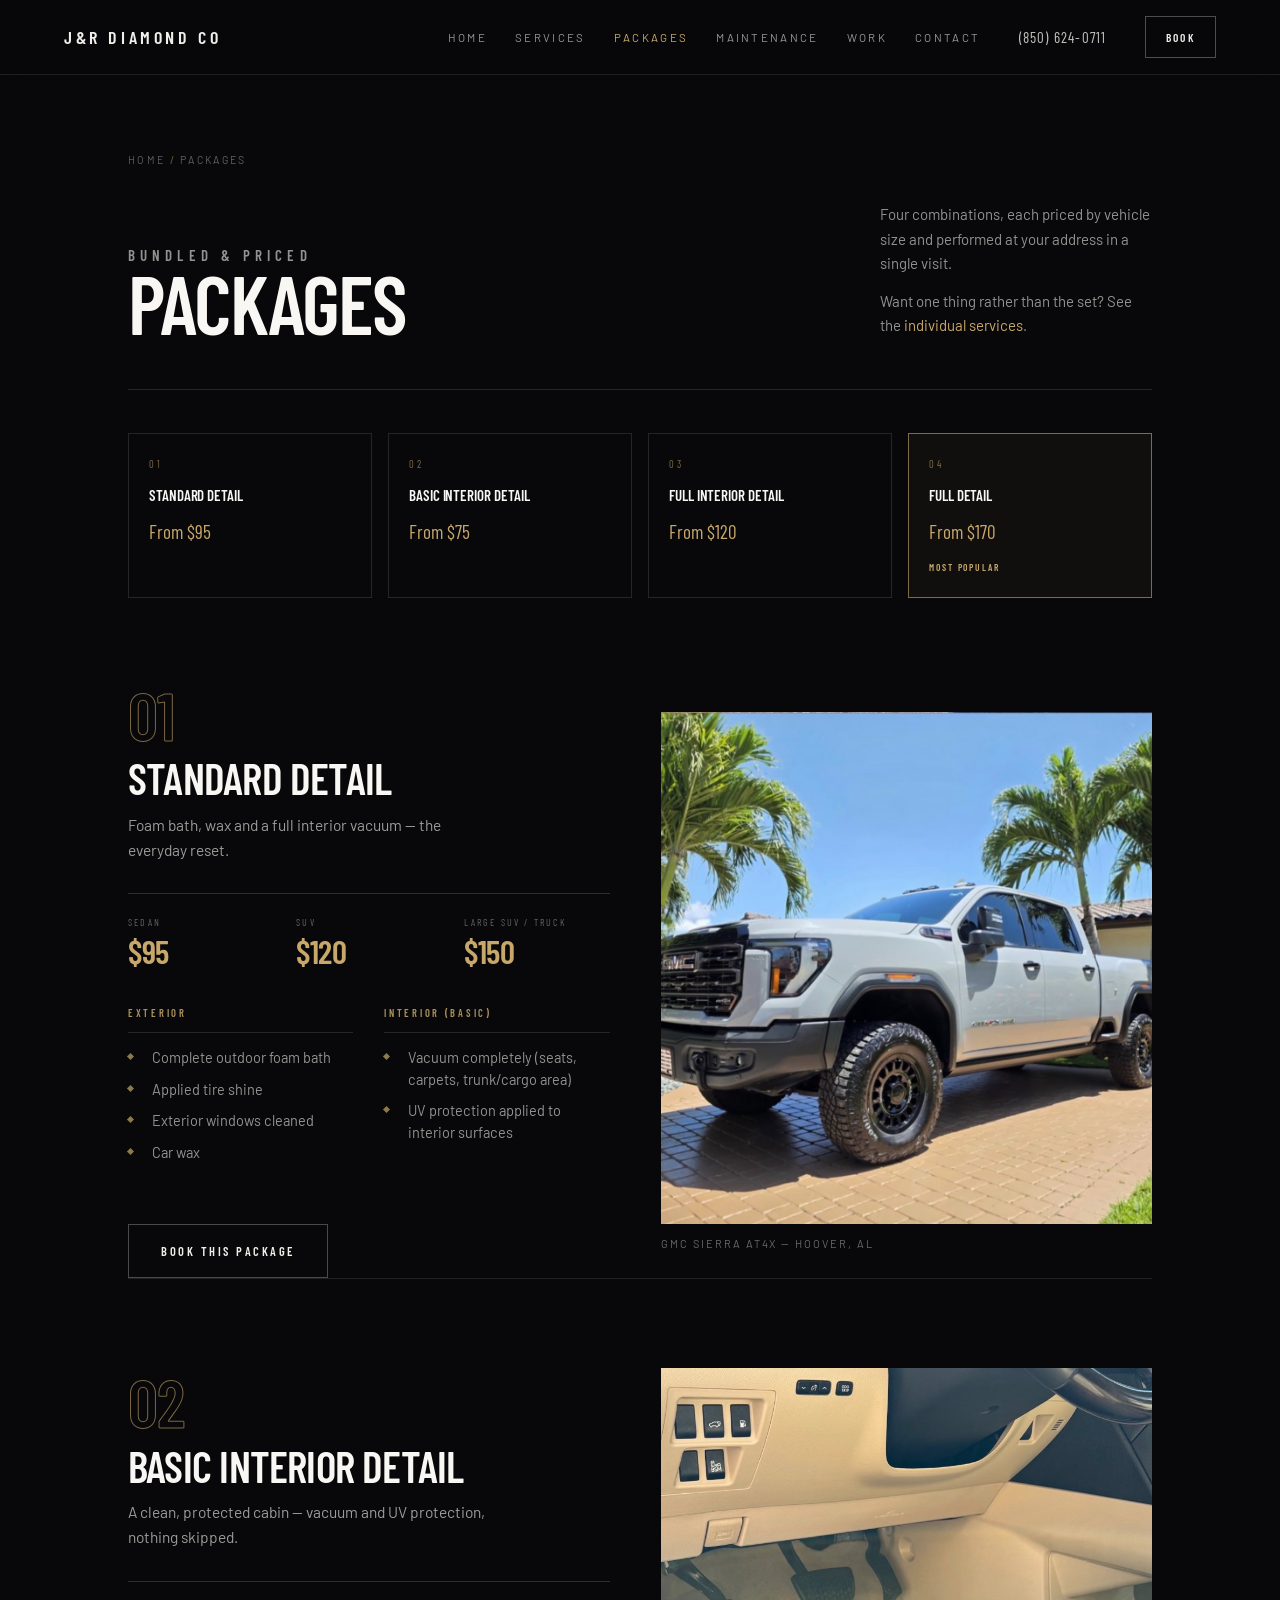
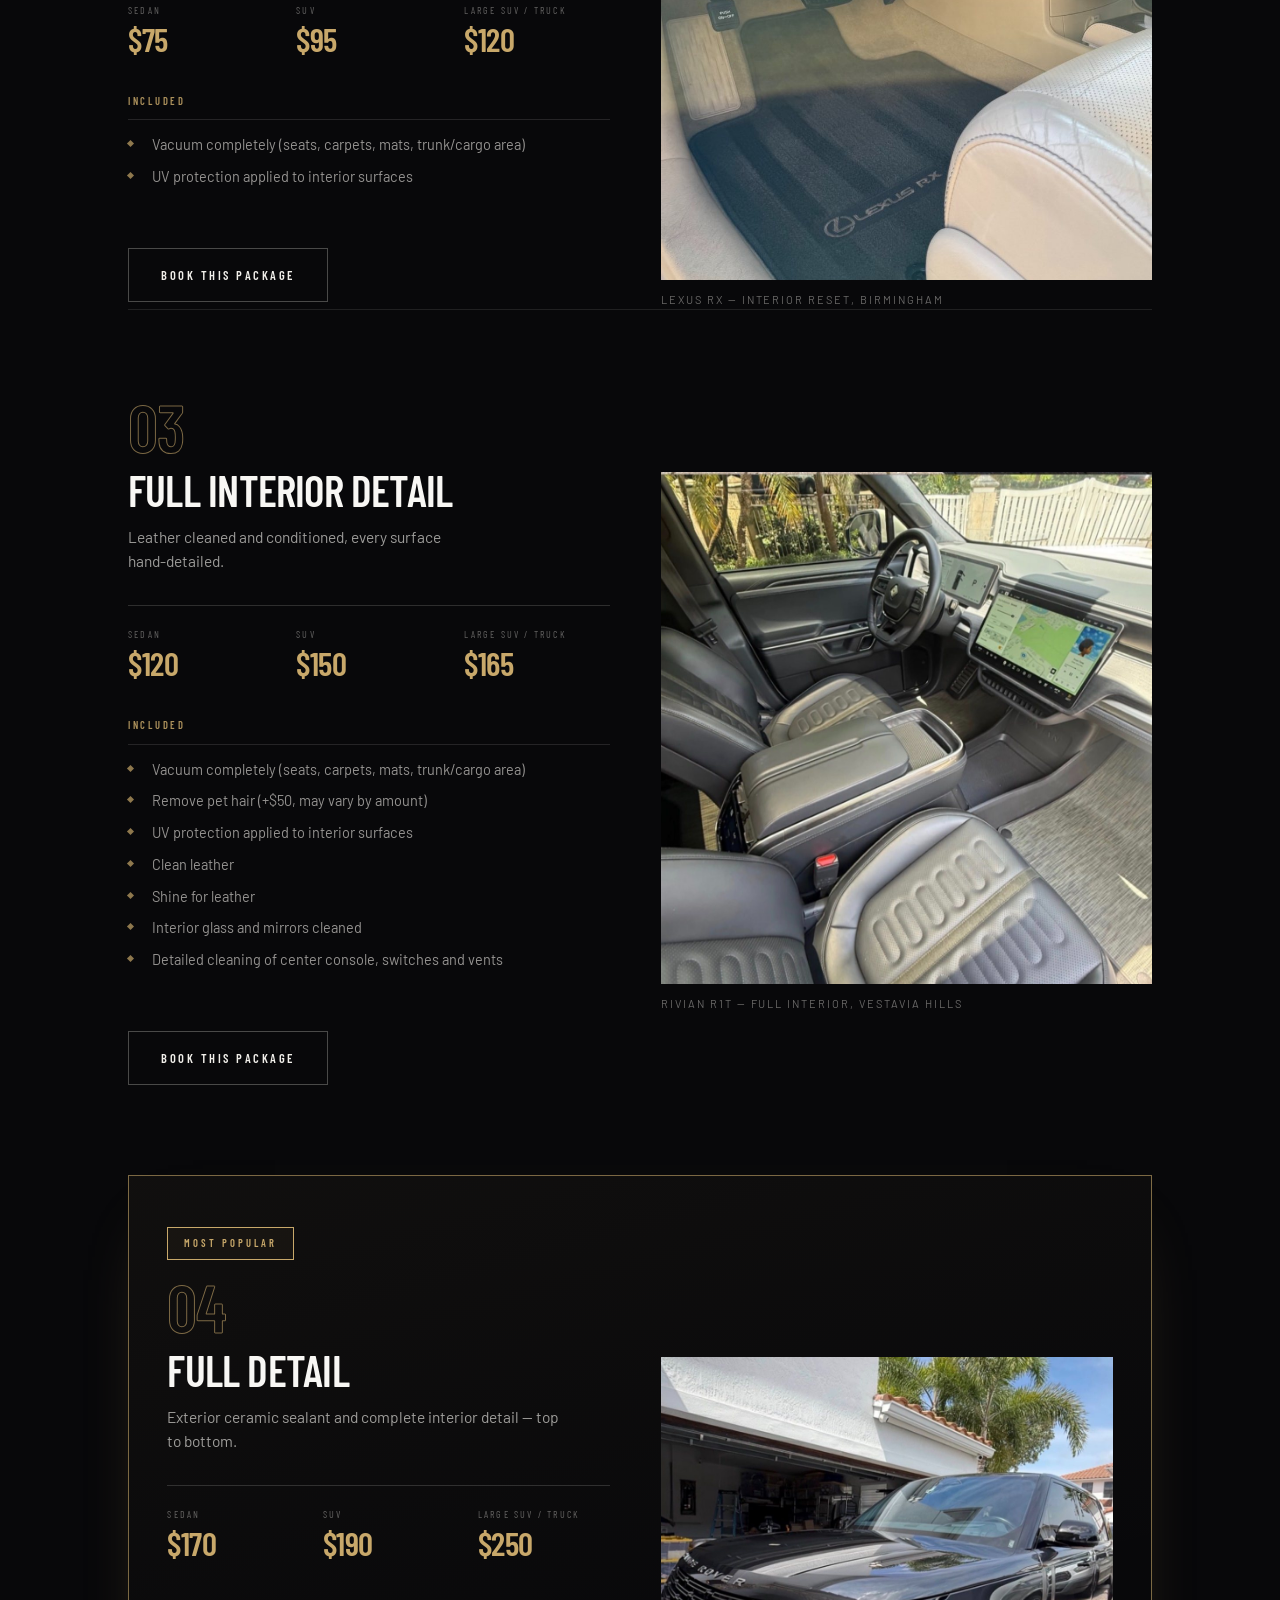
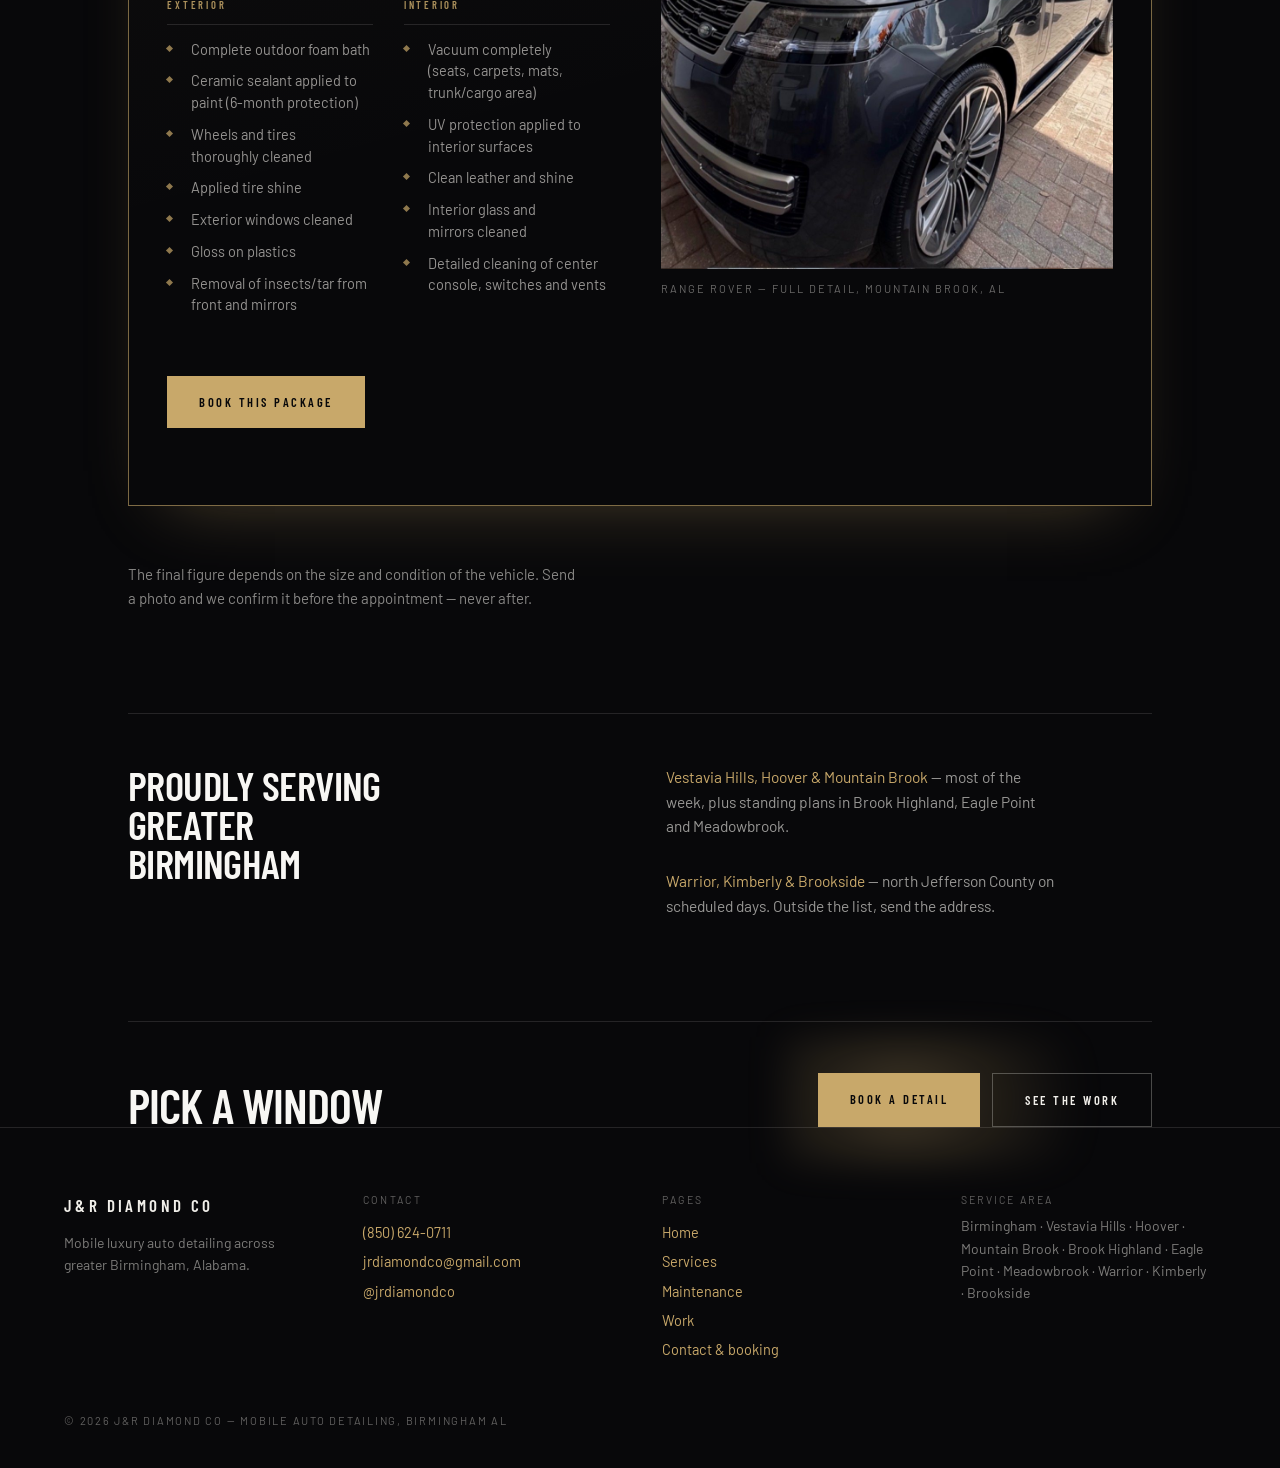
<file: packages.html>
<!DOCTYPE html>
<html lang="en">
<head>
<meta charset="utf-8">
<meta name="viewport" content="width=device-width, initial-scale=1">
<title>Detailing Packages &amp; Pricing — Birmingham, AL | J&amp;R Diamond Co</title>
<meta name="description" content="Bundled mobile detailing packages in Birmingham, AL, priced by vehicle size — Standard Detail from $95, Basic Interior Detail from $75, Full Interior Detail from $120 and Full Detail from $170. On site in Vestavia Hills, Hoover and Mountain Brook.">
<meta name="robots" content="index, follow, max-image-preview:large">
<link rel="canonical" href="https://jrdiamondco.com/packages">
<meta property="og:type" content="website">
<meta property="og:site_name" content="J&amp;R Diamond Co">
<meta property="og:title" content="Detailing Packages &amp; Pricing — Birmingham, AL | J&amp;R Diamond Co">
<meta property="og:description" content="Bundled detailing packages, priced by vehicle size from $75 — performed at your door across greater Birmingham.">
<meta property="og:url" content="https://jrdiamondco.com/packages">
<meta property="og:image" content="https://jrdiamondco.com/images/og-jr-diamond-co-mobile-detailing-birmingham.jpg">
<meta property="og:image:width" content="1200">
<meta property="og:image:height" content="630">
<meta name="twitter:card" content="summary_large_image">
<meta name="twitter:title" content="Detailing Packages &amp; Pricing — Birmingham, AL | J&amp;R Diamond Co">
<meta name="twitter:description" content="Standard Detail, Basic Interior Detail, Full Interior Detail and Full Detail — bundled and priced by vehicle size, mobile across greater Birmingham, Alabama.">
<meta name="twitter:image" content="https://jrdiamondco.com/images/og-jr-diamond-co-mobile-detailing-birmingham.jpg">
<link rel="stylesheet" href="css/style.css?v=12">
<script type="application/ld+json">
{
  "@context": "https://schema.org",
  "@type": "CollectionPage",
  "@id": "https://jrdiamondco.com/packages#page",
  "url": "https://jrdiamondco.com/packages",
  "name": "Detailing packages and pricing — Birmingham, AL",
  "about": { "@id": "https://jrdiamondco.com/#business" },
  "breadcrumb": { "@type": "BreadcrumbList", "itemListElement": [
    { "@type": "ListItem", "position": 1, "name": "Home", "item": "https://jrdiamondco.com/" },
    { "@type": "ListItem", "position": 2, "name": "Packages", "item": "https://jrdiamondco.com/packages" }
  ] },
  "mainEntity": { "@type": "ItemList", "itemListElement": [
    { "@type": "ListItem", "position": 1, "item": { "@type": "Service", "name": "Standard Detail", "serviceType": "Auto detailing", "provider": { "@id": "https://jrdiamondco.com/#business" }, "areaServed": { "@type": "City", "name": "Birmingham, AL" }, "offers": { "@type": "Offer", "priceSpecification": { "@type": "PriceSpecification", "minPrice": "95", "maxPrice": "150", "priceCurrency": "USD" } } } },
    { "@type": "ListItem", "position": 2, "item": { "@type": "Service", "name": "Basic Interior Detail", "serviceType": "Auto detailing", "provider": { "@id": "https://jrdiamondco.com/#business" }, "areaServed": { "@type": "City", "name": "Birmingham, AL" }, "offers": { "@type": "Offer", "priceSpecification": { "@type": "PriceSpecification", "minPrice": "75", "maxPrice": "120", "priceCurrency": "USD" } } } },
    { "@type": "ListItem", "position": 3, "item": { "@type": "Service", "name": "Full Interior Detail", "serviceType": "Auto detailing", "provider": { "@id": "https://jrdiamondco.com/#business" }, "areaServed": { "@type": "City", "name": "Birmingham, AL" }, "offers": { "@type": "Offer", "priceSpecification": { "@type": "PriceSpecification", "minPrice": "120", "maxPrice": "165", "priceCurrency": "USD" } } } },
    { "@type": "ListItem", "position": 4, "item": { "@type": "Service", "name": "Full Detail", "serviceType": "Auto detailing", "provider": { "@id": "https://jrdiamondco.com/#business" }, "areaServed": { "@type": "City", "name": "Birmingham, AL" }, "offers": { "@type": "Offer", "priceSpecification": { "@type": "PriceSpecification", "minPrice": "170", "maxPrice": "250", "priceCurrency": "USD" } } } }
  ] }
}
</script>
</head>
<body>

<header class="site-header">
  <div class="wrap">
    <a href="index.html" class="wordmark">J&amp;R Diamond Co</a>
    <nav class="primary-nav" aria-label="Primary">
      <a href="index.html">Home</a>
      <a href="services.html">Services</a>
      <a href="packages.html" aria-current="page">Packages</a>
      <a href="maintenance.html">Maintenance</a>
      <a href="gallery.html">Work</a>
      <a href="contact.html">Contact</a>
    </nav>
    <a href="tel:+18506240711" class="nav-phone">(850) 624-0711</a>
    <a href="contact.html" class="btn-sm">Book</a>
    <button type="button" class="nav-burger" data-nav-burger aria-label="Open menu" aria-expanded="false" aria-controls="mobile-nav">
      <svg width="20" height="20" viewBox="0 0 24 24" fill="none" stroke="currentColor" stroke-width="1.6" stroke-linecap="round"><line class="l1" x1="3" y1="6" x2="21" y2="6"></line><line class="l2" x1="3" y1="12" x2="21" y2="12"></line><line class="l3" x1="3" y1="18" x2="21" y2="18"></line></svg>
    </button>
  </div>
</header>

<nav class="mobile-nav" id="mobile-nav" data-mobile-nav aria-label="Mobile">
  <a href="index.html">Home</a>
  <a href="services.html">Services</a>
  <a href="packages.html" aria-current="page">Packages</a>
  <a href="maintenance.html">Maintenance</a>
  <a href="gallery.html">Work</a>
  <a href="contact.html">Contact</a>
  <div class="mobile-nav-meta">
    <a href="tel:+18506240711">(850) 624-0711</a>
    <a href="contact.html">Book a detail →</a>
  </div>
</nav>

<main class="page-main page-packages">
  <div class="wrap">

    <nav class="breadcrumb" aria-label="Breadcrumb">
      <a href="index.html">Home</a> <span class="sep">/</span> Packages
    </nav>

    <div class="page-head">
      <div>
        <p class="page-kicker">Bundled &amp; priced</p>
        <h1>Packages</h1>
      </div>
      <div class="page-head-lead">
        <p>Four combinations, each priced by vehicle size and performed at your address in a single visit.</p>
        <p>Want one thing rather than the set? See the <a href="services.html">individual services</a>.</p>
      </div>
    </div>

    <nav class="pkg-compare-rail" aria-label="Compare packages" data-reveal-group>
      <a href="#standard-detail" class="pkg-compare-item" data-package-summary="standard-detail">
        <span class="pkg-compare-idx">01</span>
        <span class="pkg-compare-name" data-package-name>Standard Detail</span>
        <span class="pkg-compare-price" data-package-price-from>From $95</span>
      </a>
      <a href="#basic-interior-detail" class="pkg-compare-item" data-package-summary="basic-interior-detail">
        <span class="pkg-compare-idx">02</span>
        <span class="pkg-compare-name" data-package-name>Basic Interior Detail</span>
        <span class="pkg-compare-price" data-package-price-from>From $75</span>
      </a>
      <a href="#full-interior-detail" class="pkg-compare-item" data-package-summary="full-interior-detail">
        <span class="pkg-compare-idx">03</span>
        <span class="pkg-compare-name" data-package-name>Full Interior Detail</span>
        <span class="pkg-compare-price" data-package-price-from>From $120</span>
      </a>
      <a href="#full-detail" class="pkg-compare-item is-featured" data-package-summary="full-detail">
        <span class="pkg-compare-idx">04</span>
        <span class="pkg-compare-name" data-package-name>Full Detail</span>
        <span class="pkg-compare-price" data-package-price-from>From $170</span>
        <span class="pkg-compare-badge">Most Popular</span>
      </a>
    </nav>

    <section class="service-block" id="standard-detail" data-reveal data-package="standard-detail">
      <div class="service-block-grid">
        <div>
          <p class="service-num">01</p>
          <h2 data-package-name>Standard Detail</h2>
          <p class="service-blurb" data-package-description>Foam bath, wax and a full interior vacuum — the everyday reset.</p>
          <div class="package-tiers">
            <div><span class="tier-label">Sedan</span><span class="tier-price" data-package-tier="sedan">$95</span></div>
            <div><span class="tier-label">SUV</span><span class="tier-price" data-package-tier="suv">$120</span></div>
            <div><span class="tier-label">Large SUV / Truck</span><span class="tier-price" data-package-tier="largeSuvTruck">$150</span></div>
          </div>
          <div class="package-groups" data-package-groups>
            <div>
              <p class="package-group-label">Exterior</p>
              <ul class="dash-list">
                <li>Complete outdoor foam bath</li>
                <li>Applied tire shine</li>
                <li>Exterior windows cleaned</li>
                <li>Car wax</li>
              </ul>
            </div>
            <div>
              <p class="package-group-label">Interior (Basic)</p>
              <ul class="dash-list">
                <li>Vacuum completely (seats, carpets, trunk/cargo area)</li>
                <li>UV protection applied to interior surfaces</li>
              </ul>
            </div>
          </div>
          <a href="contact.html?service=standard-detail#book" class="btn btn-secondary service-book-link">Book this package</a>
        </div>
        <figure class="service-figure">
          <div class="photo-frame"><img src="images/gmc-sierra-detailed-after-birmingham-al.jpg" width="1320" height="1170" alt="GMC Sierra AT4X after a foam bath and full interior vacuum in Hoover AL" loading="lazy" decoding="async"></div>
          <figcaption class="cap">GMC Sierra AT4X — Hoover, AL</figcaption>
        </figure>
      </div>
    </section>

    <section class="service-block" id="basic-interior-detail" data-reveal data-package="basic-interior-detail">
      <div class="service-block-grid">
        <div>
          <p class="service-num">02</p>
          <h2 data-package-name>Basic Interior Detail</h2>
          <p class="service-blurb" data-package-description>A clean, protected cabin — vacuum and UV protection, nothing skipped.</p>
          <div class="package-tiers">
            <div><span class="tier-label">Sedan</span><span class="tier-price" data-package-tier="sedan">$75</span></div>
            <div><span class="tier-label">SUV</span><span class="tier-price" data-package-tier="suv">$95</span></div>
            <div><span class="tier-label">Large SUV / Truck</span><span class="tier-price" data-package-tier="largeSuvTruck">$120</span></div>
          </div>
          <div class="package-groups" data-package-groups>
            <div>
              <p class="package-group-label">Included</p>
              <ul class="dash-list">
                <li>Vacuum completely (seats, carpets, mats, trunk/cargo area)</li>
                <li>UV protection applied to interior surfaces</li>
              </ul>
            </div>
          </div>
          <a href="contact.html?service=basic-interior-detail#book" class="btn btn-secondary service-book-link">Book this package</a>
        </div>
        <figure class="service-figure">
          <div class="photo-frame"><img src="images/lexus-rx-interior-carpet-detail-birmingham-al.jpg" width="1320" height="1170" alt="Lexus RX interior carpet vacuumed and detailed in Birmingham AL" loading="lazy" decoding="async"></div>
          <figcaption class="cap">Lexus RX — interior reset, Birmingham</figcaption>
        </figure>
      </div>
    </section>

    <section class="service-block" id="full-interior-detail" data-reveal data-package="full-interior-detail">
      <div class="service-block-grid">
        <div>
          <p class="service-num">03</p>
          <h2 data-package-name>Full Interior Detail</h2>
          <p class="service-blurb" data-package-description>Leather cleaned and conditioned, every surface hand-detailed.</p>
          <div class="package-tiers">
            <div><span class="tier-label">Sedan</span><span class="tier-price" data-package-tier="sedan">$120</span></div>
            <div><span class="tier-label">SUV</span><span class="tier-price" data-package-tier="suv">$150</span></div>
            <div><span class="tier-label">Large SUV / Truck</span><span class="tier-price" data-package-tier="largeSuvTruck">$165</span></div>
          </div>
          <div class="package-groups" data-package-groups>
            <div>
              <p class="package-group-label">Included</p>
              <ul class="dash-list">
                <li>Vacuum completely (seats, carpets, mats, trunk/cargo area)</li>
                <li>Remove pet hair (+$50, may vary by amount)</li>
                <li>UV protection applied to interior surfaces</li>
                <li>Clean leather</li>
                <li>Shine for leather</li>
                <li>Interior glass and mirrors cleaned</li>
                <li>Detailed cleaning of center console, switches and vents</li>
              </ul>
            </div>
          </div>
          <a href="contact.html?service=full-interior-detail#book" class="btn btn-secondary service-book-link">Book this package</a>
        </div>
        <figure class="service-figure">
          <div class="photo-frame"><img src="images/rivian-r1t-interior-detail-vestavia-hills-al.jpg" width="1320" height="1169" alt="Rivian R1T cabin with dashboard, centre screen and seats cleaned and conditioned in Vestavia Hills AL" loading="lazy" decoding="async"></div>
          <figcaption class="cap">Rivian R1T — full interior, Vestavia Hills</figcaption>
        </figure>
      </div>
    </section>

    <section class="service-block is-featured" id="full-detail" data-reveal data-package="full-detail">
      <div class="service-block-grid">
        <div>
          <p class="pkg-badge">Most Popular</p>
          <p class="service-num">04</p>
          <h2 data-package-name>Full Detail</h2>
          <p class="service-blurb" data-package-description>Exterior ceramic sealant and complete interior detail — top to bottom.</p>
          <div class="package-tiers">
            <div><span class="tier-label">Sedan</span><span class="tier-price" data-package-tier="sedan">$170</span></div>
            <div><span class="tier-label">SUV</span><span class="tier-price" data-package-tier="suv">$190</span></div>
            <div><span class="tier-label">Large SUV / Truck</span><span class="tier-price" data-package-tier="largeSuvTruck">$250</span></div>
          </div>
          <div class="package-groups" data-package-groups>
            <div>
              <p class="package-group-label">Exterior</p>
              <ul class="dash-list">
                <li>Complete outdoor foam bath</li>
                <li>Ceramic sealant applied to paint (6-month protection)</li>
                <li>Wheels and tires thoroughly cleaned</li>
                <li>Applied tire shine</li>
                <li>Exterior windows cleaned</li>
                <li>Gloss on plastics</li>
                <li>Removal of insects/tar from front and mirrors</li>
              </ul>
            </div>
            <div>
              <p class="package-group-label">Interior</p>
              <ul class="dash-list">
                <li>Vacuum completely (seats, carpets, mats, trunk/cargo area)</li>
                <li>UV protection applied to interior surfaces</li>
                <li>Clean leather and shine</li>
                <li>Interior glass and mirrors cleaned</li>
                <li>Detailed cleaning of center console, switches and vents</li>
              </ul>
            </div>
          </div>
          <a href="contact.html?service=full-detail#book" class="btn btn-primary service-book-link">Book this package</a>
        </div>
        <figure class="service-figure">
          <div class="photo-frame"><img src="images/range-rover-ceramic-coating-mountain-brook-al.jpg" width="1320" height="1175" alt="Range Rover with ceramic sealant applied to paint after a full detail in Mountain Brook AL" loading="lazy" decoding="async"></div>
          <figcaption class="cap">Range Rover — full detail, Mountain Brook, AL</figcaption>
        </figure>
      </div>
    </section>

    <p class="fine-print">The final figure depends on the size and condition of the vehicle. Send a photo and we confirm it before the appointment — never after.</p>

    <section aria-label="Service area" data-reveal>
      <div class="where-grid">
        <h2>Proudly Serving Greater Birmingham</h2>
        <div class="col">
          <p><span class="hi">Vestavia Hills, Hoover &amp; Mountain Brook</span> — most of the week, plus standing plans in Brook Highland, Eagle Point and Meadowbrook.</p>
          <p><span class="hi">Warrior, Kimberly &amp; Brookside</span> — north Jefferson County on scheduled days. Outside the list, send the address.</p>
        </div>
      </div>
    </section>

    <section class="booking-section" aria-label="Booking">
      <div class="cta-row">
        <h2>Pick a window</h2>
        <div class="btn-glow-wrap">
          <a href="contact.html" class="btn btn-primary">Book a detail</a>
          <a href="gallery.html" class="btn btn-secondary">See the work</a>
        </div>
      </div>
    </section>
  </div>
</main>

<footer class="site-footer">
  <div class="footer-grid">
    <div class="footer-brand">
      <p>J&amp;R Diamond Co</p>
      <p>Mobile luxury auto detailing across greater Birmingham, Alabama.</p>
    </div>
    <div class="footer-col">
      <p class="label">Contact</p>
      <a href="tel:+18506240711">(850) 624-0711</a>
      <a href="mailto:jrdiamondco@gmail.com">jrdiamondco@gmail.com</a>
      <a href="https://www.instagram.com/jrdiamondco" rel="noopener">@jrdiamondco</a>
    </div>
    <div class="footer-col">
      <p class="label">Pages</p>
      <a href="index.html">Home</a>
      <a href="services.html">Services</a>
      <a href="maintenance.html">Maintenance</a>
      <a href="gallery.html">Work</a>
      <a href="contact.html">Contact &amp; booking</a>
    </div>
    <div class="footer-area">
      <p class="label">Service area</p>
      <p data-location-cities>Birmingham · Vestavia Hills · Hoover · Mountain Brook · Brook Highland · Eagle Point · Meadowbrook · Warrior · Kimberly · Brookside</p>
    </div>
  </div>
  <p class="footer-copy">© 2026 J&amp;R Diamond Co — Mobile auto detailing, Birmingham AL</p>
</footer>

<script src="js/main.js?v=5"></script>
<script src="js/content.js?v=5"></script>
</body>
</html>
</file>
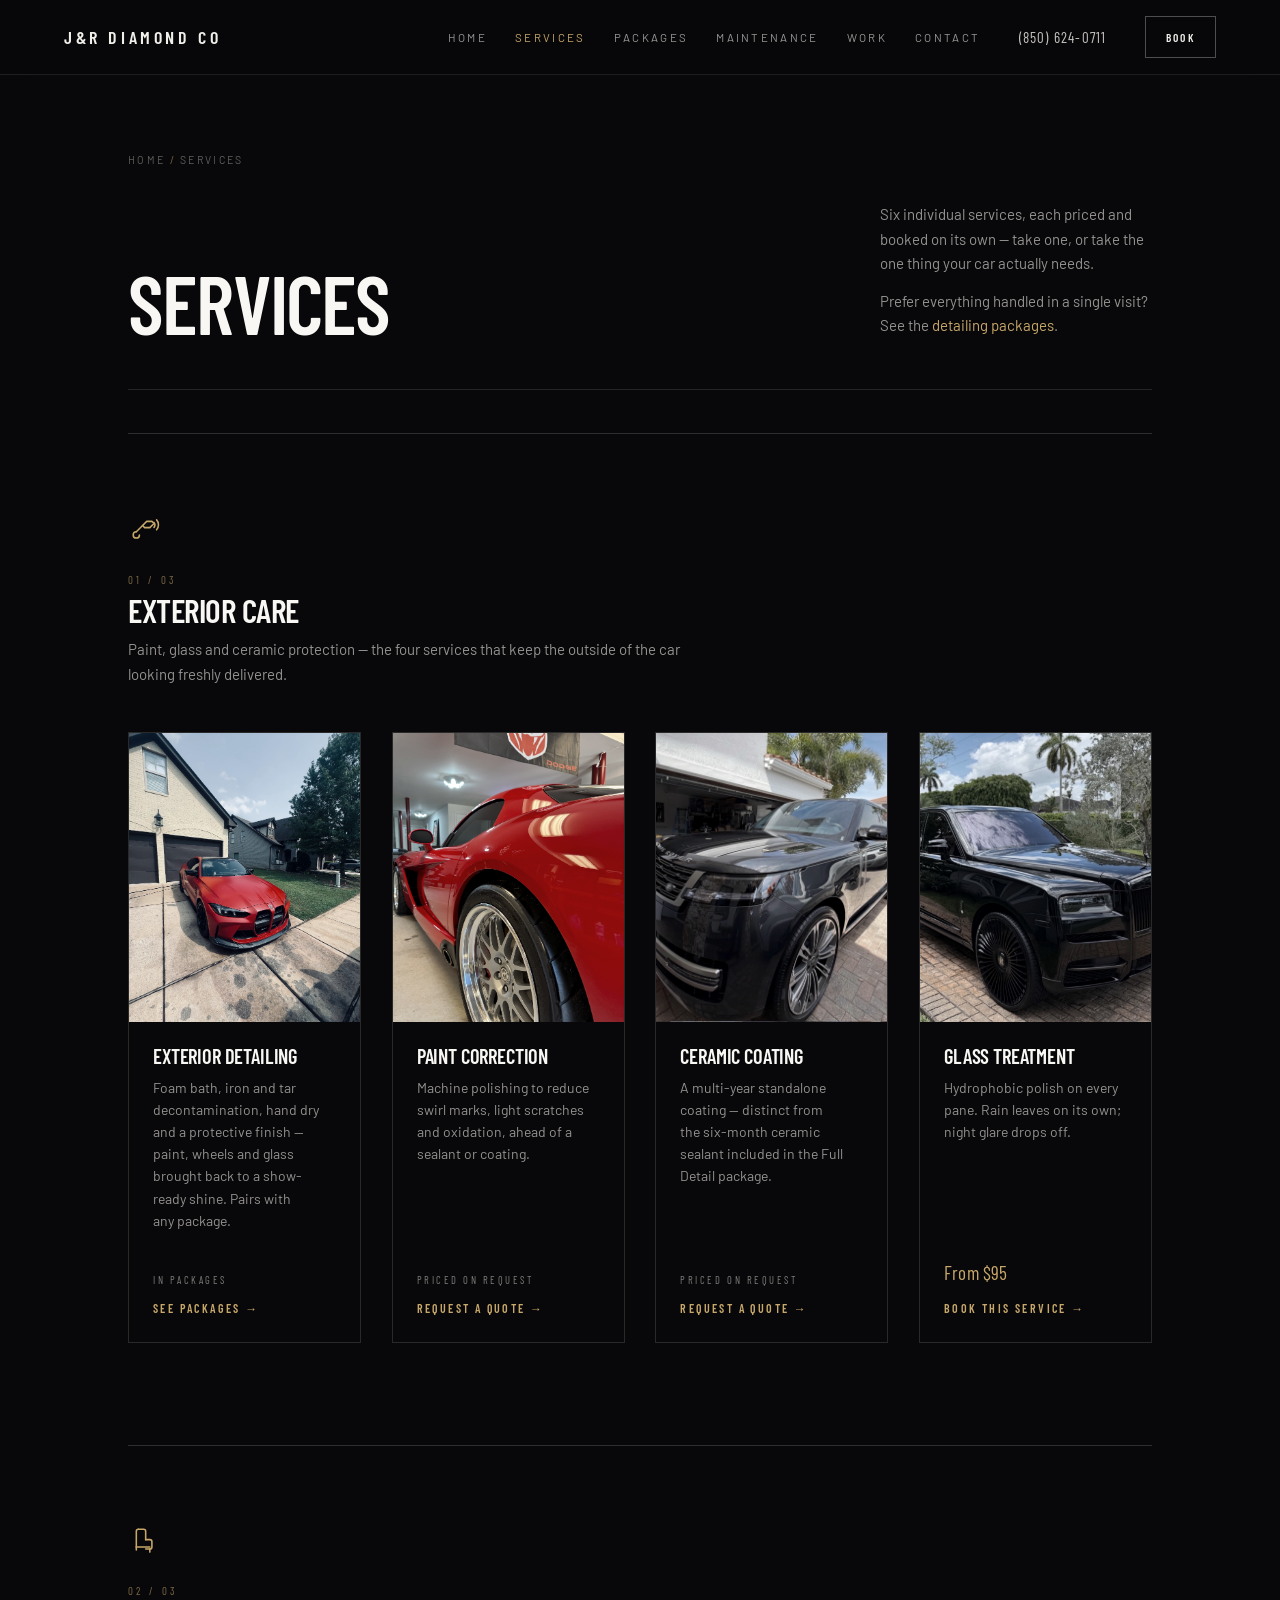
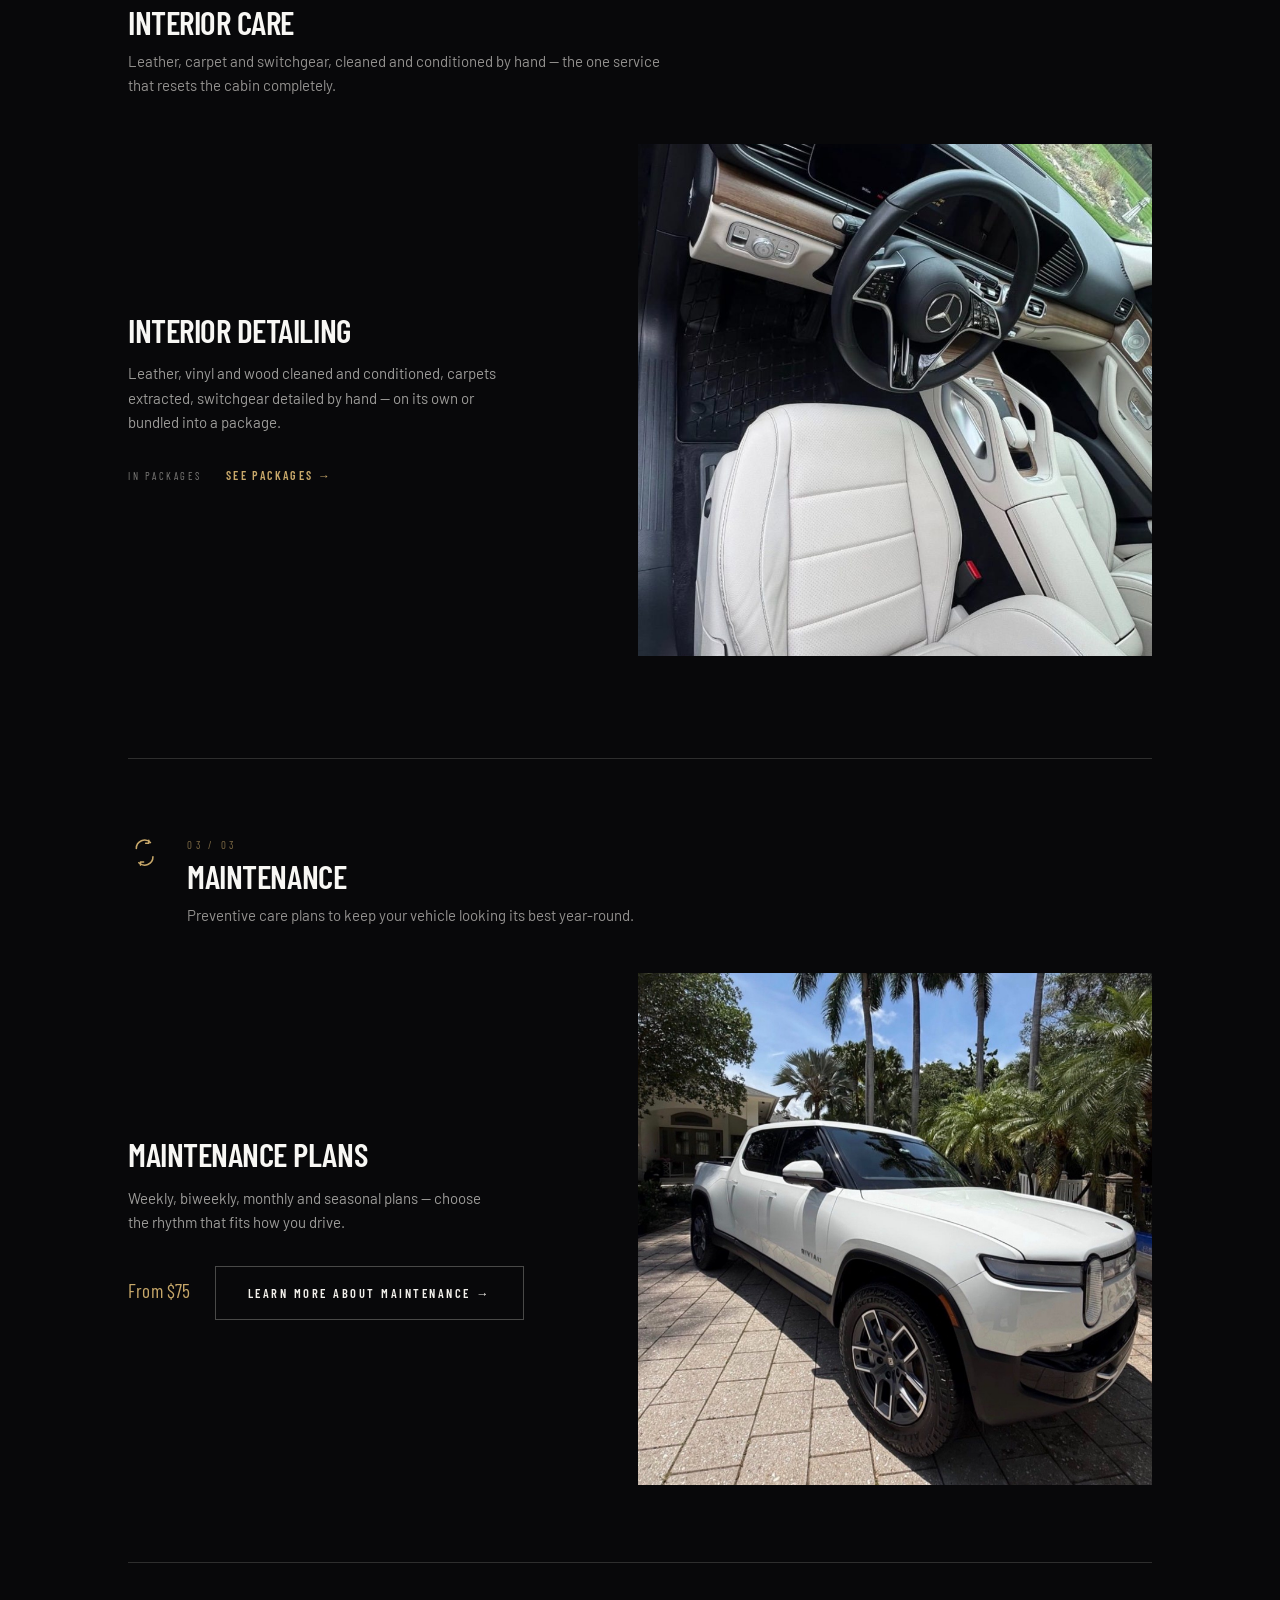
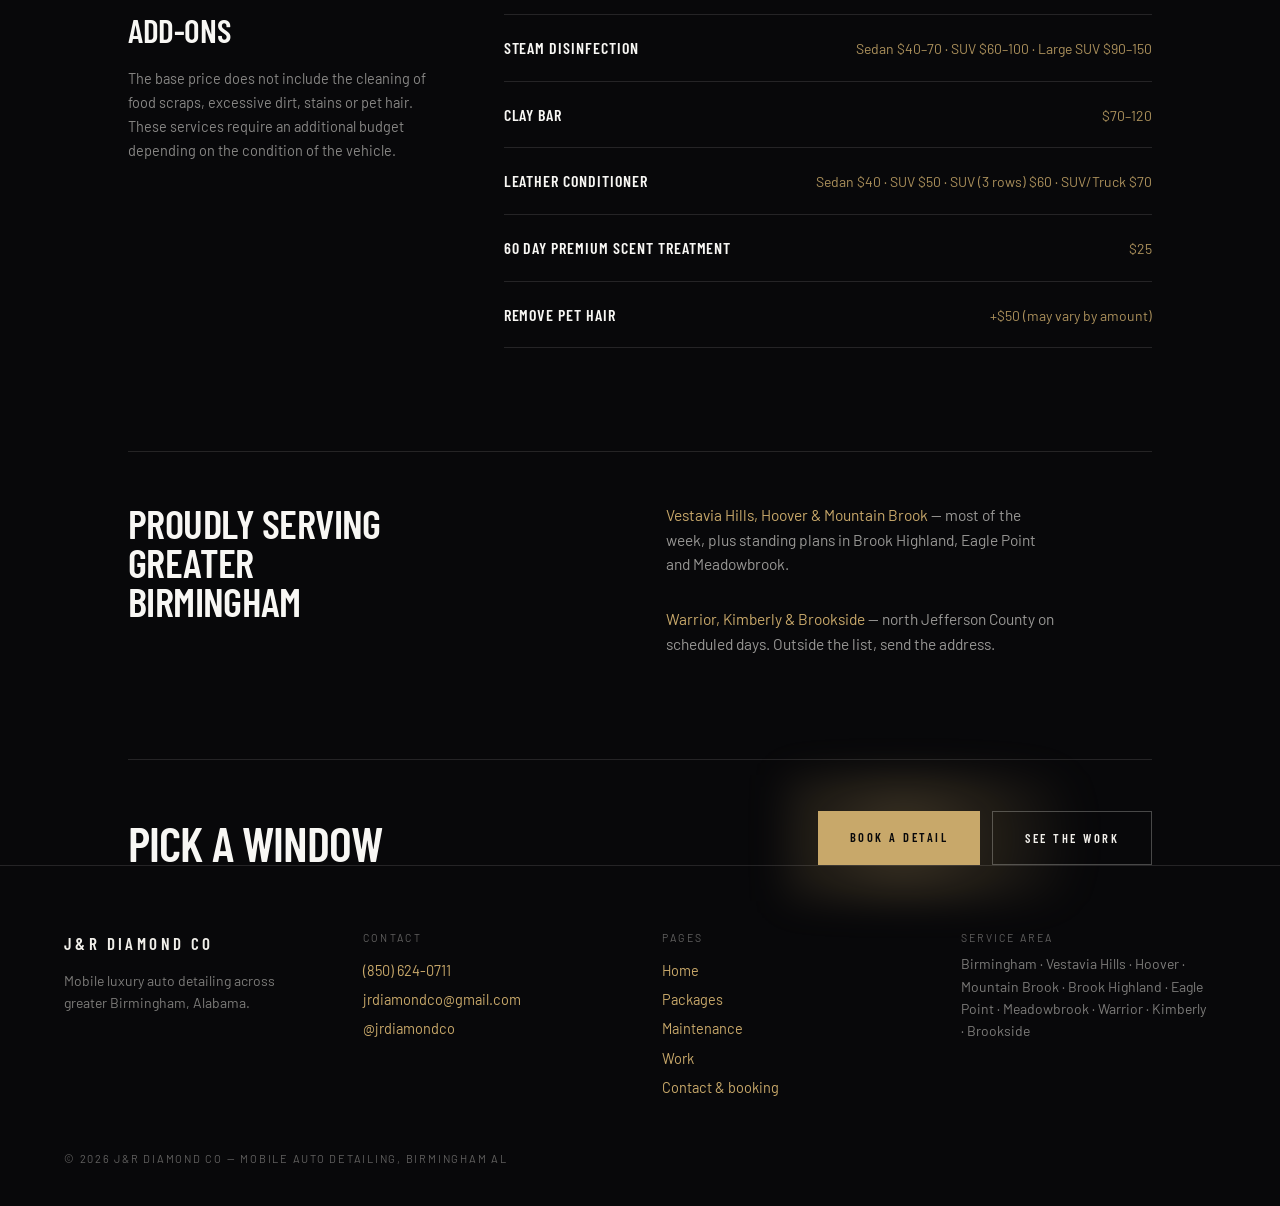
<file: services.html>
<!DOCTYPE html>
<html lang="en">
<head>
<meta charset="utf-8">
<meta name="viewport" content="width=device-width, initial-scale=1">
<title>Detailing Services — Birmingham, AL | J&amp;R Diamond Co</title>
<meta name="description" content="Individual mobile detailing services in Birmingham, AL — exterior and interior detailing, paint correction, ceramic coating, hydrophobic glass treatment and maintenance plans. On site in Vestavia Hills, Hoover and Mountain Brook.">
<meta name="robots" content="index, follow, max-image-preview:large">
<link rel="canonical" href="https://jrdiamondco.com/services">
<meta property="og:type" content="website">
<meta property="og:site_name" content="J&amp;R Diamond Co">
<meta property="og:title" content="Detailing Services — Birmingham, AL | J&amp;R Diamond Co">
<meta property="og:description" content="Exterior and interior detailing, paint correction, ceramic coating, glass treatment and maintenance plans — performed at your door across greater Birmingham.">
<meta property="og:url" content="https://jrdiamondco.com/services">
<meta property="og:image" content="https://jrdiamondco.com/images/og-jr-diamond-co-mobile-detailing-birmingham.jpg">
<meta property="og:image:width" content="1200">
<meta property="og:image:height" content="630">
<meta name="twitter:card" content="summary_large_image">
<meta name="twitter:title" content="Detailing Services — Birmingham, AL | J&amp;R Diamond Co">
<meta name="twitter:description" content="Ceramic coating, paint correction, glass treatment and maintenance plans — mobile across greater Birmingham, Alabama.">
<meta name="twitter:image" content="https://jrdiamondco.com/images/og-jr-diamond-co-mobile-detailing-birmingham.jpg">
<link rel="stylesheet" href="css/style.css?v=12">
<script type="application/ld+json">
{
  "@context": "https://schema.org",
  "@type": "CollectionPage",
  "@id": "https://jrdiamondco.com/services#page",
  "url": "https://jrdiamondco.com/services",
  "name": "Detailing services — Birmingham, AL",
  "about": { "@id": "https://jrdiamondco.com/#business" },
  "breadcrumb": { "@type": "BreadcrumbList", "itemListElement": [
    { "@type": "ListItem", "position": 1, "name": "Home", "item": "https://jrdiamondco.com/" },
    { "@type": "ListItem", "position": 2, "name": "Services", "item": "https://jrdiamondco.com/services" }
  ] },
  "mainEntity": { "@type": "ItemList", "itemListElement": [
    { "@type": "ListItem", "position": 1, "item": { "@type": "Service", "name": "Exterior Detailing", "serviceType": "Auto detailing", "provider": { "@id": "https://jrdiamondco.com/#business" }, "areaServed": { "@type": "City", "name": "Birmingham, AL" } } },
    { "@type": "ListItem", "position": 2, "item": { "@type": "Service", "name": "Interior Detailing", "serviceType": "Auto detailing", "provider": { "@id": "https://jrdiamondco.com/#business" }, "areaServed": { "@type": "City", "name": "Birmingham, AL" } } },
    { "@type": "ListItem", "position": 3, "item": { "@type": "Service", "name": "Paint Correction", "serviceType": "Auto detailing", "provider": { "@id": "https://jrdiamondco.com/#business" }, "areaServed": { "@type": "City", "name": "Birmingham, AL" } } },
    { "@type": "ListItem", "position": 4, "item": { "@type": "Service", "name": "Ceramic Coating", "serviceType": "Auto detailing", "provider": { "@id": "https://jrdiamondco.com/#business" }, "areaServed": { "@type": "City", "name": "Birmingham, AL" } } },
    { "@type": "ListItem", "position": 5, "item": { "@type": "Service", "name": "Glass Treatment", "serviceType": "Auto detailing", "provider": { "@id": "https://jrdiamondco.com/#business" }, "areaServed": { "@type": "City", "name": "Birmingham, AL" }, "offers": { "@type": "Offer", "priceSpecification": { "@type": "PriceSpecification", "price": "95", "priceCurrency": "USD" } } } },
    { "@type": "ListItem", "position": 6, "item": { "@type": "Service", "name": "Maintenance Plans", "serviceType": "Auto detailing", "provider": { "@id": "https://jrdiamondco.com/#business" }, "areaServed": { "@type": "City", "name": "Birmingham, AL" }, "offers": { "@type": "Offer", "priceSpecification": { "@type": "PriceSpecification", "price": "120", "priceCurrency": "USD", "unitText": "MONTH" } } } }
  ] }
}
</script>
</head>
<body>

<header class="site-header">
  <div class="wrap">
    <a href="index.html" class="wordmark">J&amp;R Diamond Co</a>
    <nav class="primary-nav" aria-label="Primary">
      <a href="index.html">Home</a>
      <a href="services.html" aria-current="page">Services</a>
      <a href="packages.html">Packages</a>
      <a href="maintenance.html">Maintenance</a>
      <a href="gallery.html">Work</a>
      <a href="contact.html">Contact</a>
    </nav>
    <a href="tel:+18506240711" class="nav-phone">(850) 624-0711</a>
    <a href="contact.html" class="btn-sm">Book</a>
    <button type="button" class="nav-burger" data-nav-burger aria-label="Open menu" aria-expanded="false" aria-controls="mobile-nav">
      <svg width="20" height="20" viewBox="0 0 24 24" fill="none" stroke="currentColor" stroke-width="1.6" stroke-linecap="round"><line class="l1" x1="3" y1="6" x2="21" y2="6"></line><line class="l2" x1="3" y1="12" x2="21" y2="12"></line><line class="l3" x1="3" y1="18" x2="21" y2="18"></line></svg>
    </button>
  </div>
</header>

<nav class="mobile-nav" id="mobile-nav" data-mobile-nav aria-label="Mobile">
  <a href="index.html">Home</a>
  <a href="services.html" aria-current="page">Services</a>
  <a href="packages.html">Packages</a>
  <a href="maintenance.html">Maintenance</a>
  <a href="gallery.html">Work</a>
  <a href="contact.html">Contact</a>
  <div class="mobile-nav-meta">
    <a href="tel:+18506240711">(850) 624-0711</a>
    <a href="contact.html">Book a detail →</a>
  </div>
</nav>

<main class="page-main page-services">
  <div class="wrap">

    <nav class="breadcrumb" aria-label="Breadcrumb">
      <a href="index.html">Home</a> <span class="sep">/</span> Services
    </nav>

    <div class="page-head">
      <div>
        <h1>Services</h1>
      </div>
      <div class="page-head-lead">
        <p>Six individual services, each priced and booked on its own — take one, or take the one thing your car actually needs.</p>
        <p>Prefer everything handled in a single visit? See the <a href="packages.html">detailing packages</a>.</p>
      </div>
    </div>

    <section aria-label="Individual services" data-reveal>
      <div class="svc-category" data-category="exterior-care">
        <div class="svc-category-head" data-reveal>
          <span class="svc-cat-icon" aria-hidden="true"><svg viewBox="0 0 32 32" fill="none" stroke="currentColor" stroke-width="1.5" stroke-linecap="round" stroke-linejoin="round"><path d="M8 20l6-6"/><path d="M14 14l4-4h5l2 2-4 4h-5z"/><path d="M8 20a3 3 0 1 0 3 3"/><path d="M25 11c1.2 1.2 1.2 3.6 0 4.8"/><path d="M27.5 8.5c2.4 2.4 2.4 7.2 0 9.6"/></svg></span>
          <div class="svc-cat-head-text">
            <p class="svc-cat-index">01 / 03</p>
            <h3 class="svc-cat-name">Exterior Care</h3>
            <p class="svc-cat-intro">Paint, glass and ceramic protection — the four services that keep the outside of the car looking freshly delivered.</p>
          </div>
        </div>
        <div class="svc-grid" data-reveal-group>

          <article class="svc-card" data-service="exterior-detailing">
            <figure class="svc-card-media">
              <p class="svc-card-num">01</p>
              <img src="images/bmw-m4-satin-exterior-detail-birmingham-al.jpg" width="1350" height="1800" alt="Satin BMW M4 paintwork after an exterior detail in Birmingham AL" loading="lazy" decoding="async">
            </figure>
            <div class="svc-card-body">
              <h3 data-service-name>Exterior Detailing</h3>
              <p class="desc" data-service-description>Foam bath, iron and tar decontamination, hand dry and a protective finish — paint, wheels and glass brought back to a show-ready shine. Pairs with any package.</p>
            </div>
            <div class="svc-card-foot">
              <p class="svc-price is-quote" data-service-price>In packages</p>
              <a href="packages.html" class="work-link" data-service-cta>See Packages →</a>
            </div>
          </article>

          <article class="svc-card" data-service="paint-correction">
            <figure class="svc-card-media">
              <p class="svc-card-num">02</p>
              <img src="images/dodge-viper-exterior-detail-birmingham-al.jpg" width="1800" height="1350" alt="Dodge Viper paintwork polished during a paint correction in Birmingham AL" loading="lazy" decoding="async">
            </figure>
            <div class="svc-card-body">
              <h3 data-service-name>Paint Correction</h3>
              <p class="desc" data-service-description>Machine polishing to reduce swirl marks, light scratches and oxidation, ahead of a sealant or coating.</p>
            </div>
            <div class="svc-card-foot">
              <p class="svc-price is-quote" data-service-price>Priced on request</p>
              <a href="contact.html" class="work-link" data-service-cta>Request a Quote →</a>
            </div>
          </article>

          <article class="svc-card" data-service="ceramic-coating">
            <figure class="svc-card-media">
              <p class="svc-card-num">03</p>
              <img src="images/range-rover-ceramic-coating-mountain-brook-al.jpg" width="1320" height="1176" alt="Range Rover paint after a ceramic coating in Mountain Brook AL" loading="lazy" decoding="async">
            </figure>
            <div class="svc-card-body">
              <h3 data-service-name>Ceramic Coating</h3>
              <p class="desc" data-service-description>A multi-year standalone coating — distinct from the six-month ceramic sealant included in the Full Detail package.</p>
            </div>
            <div class="svc-card-foot">
              <p class="svc-price is-quote" data-service-price>Priced on request</p>
              <a href="contact.html" class="work-link" data-service-cta>Request a Quote →</a>
            </div>
          </article>

          <article class="svc-card" data-service="glass-treatment">
            <figure class="svc-card-media">
              <p class="svc-card-num">04</p>
              <img src="images/rolls-royce-cullinan-detail-birmingham-al.jpg" width="2160" height="1912" alt="Rolls-Royce Cullinan glass polished with a hydrophobic treatment in Birmingham AL" loading="lazy" decoding="async">
            </figure>
            <div class="svc-card-body">
              <h3 data-service-name>Glass Treatment</h3>
              <p class="desc" data-service-description>Hydrophobic polish on every pane. Rain leaves on its own; night glare drops off.</p>
            </div>
            <div class="svc-card-foot">
              <p class="svc-price" data-service-price>From $95</p>
              <a href="contact.html?service=glass-treatment#book" class="work-link" data-service-cta>Book this service →</a>
            </div>
          </article>

        </div>
      </div>

      <div class="svc-category" data-category="interior-care">
        <div class="svc-category-head" data-reveal>
          <span class="svc-cat-icon" aria-hidden="true"><svg viewBox="0 0 32 32" fill="none" stroke="currentColor" stroke-width="1.5" stroke-linecap="round" stroke-linejoin="round"><path d="M10 6h5a2 2 0 0 1 2 2v8"/><path d="M10 6a2 2 0 0 0-2 2v15"/><path d="M8 23h13"/><path d="M17 16h4a2 2 0 0 1 2 2v5a2 2 0 0 1-2 2h-4"/><path d="M8 23v3"/><path d="M21 25v3"/></svg></span>
          <div class="svc-cat-head-text">
            <p class="svc-cat-index">02 / 03</p>
            <h3 class="svc-cat-name">Interior Care</h3>
            <p class="svc-cat-intro">Leather, carpet and switchgear, cleaned and conditioned by hand — the one service that resets the cabin completely.</p>
          </div>
        </div>
        <article class="svc-feature" data-service="interior-detailing" data-reveal>
          <div class="svc-feature-grid">
            <div class="svc-feature-body">
              <h3 data-service-name>Interior Detailing</h3>
              <p class="desc" data-service-description>Leather, vinyl and wood cleaned and conditioned, carpets extracted, switchgear detailed by hand — on its own or bundled into a package.</p>
              <div class="svc-card-foot">
                <p class="svc-price is-quote" data-service-price>In packages</p>
                <a href="packages.html" class="work-link" data-service-cta>See Packages →</a>
              </div>
            </div>
            <figure class="svc-feature-media">
              <img src="images/mercedes-gls-interior-leather-detail-birmingham-al.jpg" width="845" height="1500" alt="Mercedes GLS leather seats cleaned and conditioned during an interior detail in Birmingham AL" loading="lazy" decoding="async">
            </figure>
          </div>
        </article>
      </div>

      <div class="svc-category" data-category="maintenance">
        <div class="svc-category-head" data-reveal>
          <span class="svc-cat-icon" aria-hidden="true"><svg viewBox="0 0 32 32" fill="none" stroke="currentColor" stroke-width="1.5" stroke-linecap="round" stroke-linejoin="round"><path d="M8 12a8 8 0 0 1 13.6-5.7"/><path d="M20 4v3h-3"/><path d="M24 20a8 8 0 0 1-13.6 5.7"/><path d="M12 28v-3h3"/></svg></span>
          <div class="svc-cat-head-text">
            <p class="svc-cat-index">03 / 03</p>
            <h3 class="svc-cat-name">Maintenance</h3>
            <p class="svc-cat-intro">Preventive care plans to keep your vehicle looking its best year-round.</p>
          </div>
        </div>
        <article class="svc-feature" data-service="maintenance-plans" data-reveal>
          <div class="svc-feature-grid">
            <div class="svc-feature-body">
              <h3 data-service-name>Maintenance Plans</h3>
              <p class="desc" data-service-description>Weekly, biweekly, monthly and seasonal plans — choose the rhythm that fits how you drive.</p>
              <div class="svc-card-foot">
                <p class="svc-price" data-service-price>From $75</p>
                <a href="maintenance.html" class="btn btn-secondary" data-service-cta>Learn More About Maintenance →</a>
              </div>
            </div>
            <figure class="svc-feature-media">
              <img src="images/rivian-r1t-exterior-detail-vestavia-hills-al.jpg" width="1980" height="1754" alt="Rivian R1T kept on a standing maintenance plan in Vestavia Hills AL" loading="lazy" decoding="async">
            </figure>
          </div>
        </article>
      </div>

      <div class="addons-block" data-reveal>
        <div class="addons-intro">
          <h3 class="subsection-h">Add-ons</h3>
          <p class="booking-notice" data-addons-note>The base price does not include the cleaning of food scraps, excessive dirt, stains or pet hair. These services require an additional budget depending on the condition of the vehicle.</p>
        </div>
        <dl class="info-list" data-addons-list>
          <div class="info-row"><dt>Steam disinfection</dt><dd>Sedan $40–70 · SUV $60–100 · Large SUV $90–150</dd></div>
          <div class="info-row"><dt>Clay Bar</dt><dd>$70–120</dd></div>
          <div class="info-row"><dt>Leather conditioner</dt><dd>Sedan $40 · SUV $50 · SUV (3 rows) $60 · SUV/Truck $70</dd></div>
          <div class="info-row"><dt>60 Day Premium Scent Treatment</dt><dd>$25</dd></div>
          <div class="info-row"><dt>Remove pet hair</dt><dd>+$50 (may vary by amount)</dd></div>
        </dl>
      </div>

    </section>

    <section aria-label="Service area" data-reveal>
      <div class="where-grid">
        <h2>Proudly Serving Greater Birmingham</h2>
        <div class="col">
          <p><span class="hi">Vestavia Hills, Hoover &amp; Mountain Brook</span> — most of the week, plus standing plans in Brook Highland, Eagle Point and Meadowbrook.</p>
          <p><span class="hi">Warrior, Kimberly &amp; Brookside</span> — north Jefferson County on scheduled days. Outside the list, send the address.</p>
        </div>
      </div>
    </section>

    <section class="booking-section" aria-label="Booking">
      <div class="cta-row">
        <h2>Pick a window</h2>
        <div class="btn-glow-wrap">
          <a href="contact.html" class="btn btn-primary">Book a detail</a>
          <a href="gallery.html" class="btn btn-secondary">See the work</a>
        </div>
      </div>
    </section>
  </div>
</main>

<footer class="site-footer">
  <div class="footer-grid">
    <div class="footer-brand">
      <p>J&amp;R Diamond Co</p>
      <p>Mobile luxury auto detailing across greater Birmingham, Alabama.</p>
    </div>
    <div class="footer-col">
      <p class="label">Contact</p>
      <a href="tel:+18506240711">(850) 624-0711</a>
      <a href="mailto:jrdiamondco@gmail.com">jrdiamondco@gmail.com</a>
      <a href="https://www.instagram.com/jrdiamondco" rel="noopener">@jrdiamondco</a>
    </div>
    <div class="footer-col">
      <p class="label">Pages</p>
      <a href="index.html">Home</a>
      <a href="packages.html">Packages</a>
      <a href="maintenance.html">Maintenance</a>
      <a href="gallery.html">Work</a>
      <a href="contact.html">Contact &amp; booking</a>
    </div>
    <div class="footer-area">
      <p class="label">Service area</p>
      <p data-location-cities>Birmingham · Vestavia Hills · Hoover · Mountain Brook · Brook Highland · Eagle Point · Meadowbrook · Warrior · Kimberly · Brookside</p>
    </div>
  </div>
  <p class="footer-copy">© 2026 J&amp;R Diamond Co — Mobile auto detailing, Birmingham AL</p>
</footer>

<script src="js/main.js?v=5"></script>
<script src="js/content.js?v=5"></script>
</body>
</html>
</file>
<file: css/style.css>
@import url('https://fonts.googleapis.com/css2?family=Barlow+Condensed:wght@400;600&family=Barlow:wght@400;600&display=swap');

/* ---------- Tokens ---------- */
:root {
  --bg: #08080a;
  --text: #f1efea;
  --heading: #f8f7f4;
  --gold: #c8a86a;
  --gold-hover: #e3cd9c;

  --muted-82: rgba(241, 239, 234, .82);
  --muted-74: rgba(241, 239, 234, .74);
  --muted-64: rgba(241, 239, 234, .64);
  --muted-62: rgba(241, 239, 234, .62);
  --muted-6:  rgba(241, 239, 234, .6);
  --muted-58: rgba(241, 239, 234, .58);
  --muted-55: rgba(241, 239, 234, .55);
  --muted-5:  rgba(241, 239, 234, .5);
  --muted-42: rgba(241, 239, 234, .42);
  --muted-4:  rgba(241, 239, 234, .4);
  --muted-38: rgba(241, 239, 234, .38);

  --hairline-1: rgba(241, 239, 234, .1);
  --hairline-12: rgba(241, 239, 234, .12);
  --hairline-14: rgba(241, 239, 234, .14);
  --hairline-16: rgba(241, 239, 234, .16);
  --hairline-28: rgba(241, 239, 234, .28);
  --hairline-3: rgba(241, 239, 234, .3);

  --gold-045: rgba(200, 168, 106, .045);
  --gold-6: rgba(200, 168, 106, .6);
  --gold-65: rgba(200, 168, 106, .65);
  --gold-7: rgba(200, 168, 106, .7);
  --gold-8: rgba(200, 168, 106, .8);
  --gold-85: rgba(200, 168, 106, .85);

  --font-heading: 'Barlow Condensed', 'Arial Narrow', sans-serif;
  --font-body: 'Barlow', Arial, sans-serif;

  --max: 1440px;
  --pad-x: clamp(20px, 5vw, 72px);
  --section-pad: clamp(56px, 8vw, 140px);
}

/* ---------- Reset ---------- */
* { box-sizing: border-box; }
html { scroll-behavior: smooth; }
body {
  margin: 0;
  background: var(--bg);
  color: var(--text);
  font-family: var(--font-body);
  font-size: 16px;
  line-height: 1.6;
  -webkit-font-smoothing: antialiased;
  text-wrap: pretty;
  overflow-x: hidden;
}
img { display: block; max-width: 100%; }
a { color: var(--gold); text-decoration: none; }
a:hover { color: var(--gold-hover); }
ul { margin: 0; padding: 0; list-style: none; }
::selection { background: rgba(200, 168, 106, .28); }
:focus-visible { outline: 1px solid var(--gold); outline-offset: 3px; }

.wrap { max-width: var(--max); margin: 0 auto; padding-left: var(--pad-x); padding-right: var(--pad-x); }

/* ---------- Keyframes ---------- */
@keyframes jrFadeUp { from { opacity: 0; transform: translateY(28px); } to { opacity: 1; transform: translateY(0); } }
@keyframes jrHeroZoom { from { transform: scale(1.07); } to { transform: scale(1); } }
@keyframes jrMarquee { from { transform: translateX(0); } to { transform: translateX(-50%); } }

/* ---------- Header / Nav ---------- */
.site-header {
  position: sticky;
  top: 0;
  z-index: 60;
  background: rgba(8, 8, 10, .86);
  backdrop-filter: blur(14px);
  -webkit-backdrop-filter: blur(14px);
  border-bottom: 1px solid var(--hairline-1);
}
.site-header .wrap {
  padding-top: 16px;
  padding-bottom: 16px;
  display: flex;
  align-items: center;
  gap: clamp(16px, 3vw, 40px);
}

.wordmark {
  font-family: var(--font-heading);
  font-weight: 600;
  font-size: 18px;
  letter-spacing: .2em;
  text-transform: uppercase;
  color: var(--text);
  flex: 1 1 auto;
  min-width: 0;
  overflow: hidden;
  text-overflow: ellipsis;
  white-space: nowrap;
}
.wordmark:hover { color: var(--gold); }

.primary-nav {
  display: none;
  align-items: center;
  gap: clamp(18px, 2.2vw, 34px);
  margin-left: auto;
  font-size: 11.5px;
  letter-spacing: .2em;
  text-transform: uppercase;
}
.primary-nav a { color: var(--muted-62); }
.primary-nav a:hover { color: var(--gold); }
.primary-nav a[aria-current="page"] { color: var(--gold); }

.nav-phone {
  display: none;
  margin-left: auto;
  font-family: var(--font-heading);
  font-size: 15px;
  letter-spacing: .08em;
  color: rgba(241, 239, 234, .8);
  flex: 0 0 auto;
}
.nav-phone:hover { color: var(--gold); }

@media (min-width: 860px) {
  .primary-nav { display: flex; }
  .nav-phone { display: block; margin-left: 0; }
  .nav-burger { display: none !important; }
}

.btn {
  display: inline-block;
  font-family: var(--font-heading);
  font-weight: 600;
  font-size: 12.5px;
  letter-spacing: .2em;
  text-transform: uppercase;
  padding: 16px 32px;
  transition: background .25s, box-shadow .25s, border-color .25s, color .25s;
  cursor: pointer;
  border: none;
}
.btn-primary { background: var(--gold); color: var(--bg); }
.btn-primary:hover { background: var(--gold-hover); box-shadow: 0 14px 34px -14px rgba(200, 168, 106, .55); color: var(--bg); }
.btn-secondary { border: 1px solid var(--hairline-28); color: var(--text); background: transparent; }
.btn-secondary:hover { border-color: var(--gold); color: var(--gold); }
.btn-sm {
  display: none;
  flex: 0 0 auto;
  border: 1px solid var(--hairline-3);
  color: var(--text);
  font-family: var(--font-heading);
  font-weight: 600;
  font-size: 11.5px;
  letter-spacing: .2em;
  text-transform: uppercase;
  padding: 11px 20px;
  background: transparent;
}
.btn-sm:hover { border-color: var(--gold); color: var(--gold); }
@media (min-width: 860px) {
  .btn-sm { display: inline-block; }
}
.btn-glow-wrap { position: relative; display: flex; gap: 12px; flex-wrap: wrap; }
.btn-glow-wrap::before {
  content: '';
  position: absolute;
  inset: -36px;
  z-index: -1;
  pointer-events: none;
  background: radial-gradient(circle at 30% 50%, rgba(200, 168, 106, .26), transparent 62%);
  filter: blur(18px);
}

/* ---------- Mobile nav drawer ---------- */
.nav-burger {
  display: grid;
  place-items: center;
  flex: 0 0 auto;
  width: 38px;
  height: 38px;
  border: 1px solid var(--hairline-3);
  background: transparent;
  color: var(--text);
  cursor: pointer;
  transition: border-color .25s, color .25s;
}
.nav-burger:hover, .nav-burger:focus-visible { border-color: var(--gold); color: var(--gold); }
.nav-burger svg .l2 { transition: opacity .2s; }
.nav-burger[aria-expanded="true"] svg .l1 { transform: translateY(6px) rotate(45deg); }
.nav-burger[aria-expanded="true"] svg .l2 { opacity: 0; }
.nav-burger[aria-expanded="true"] svg .l3 { transform: translateY(-6px) rotate(-45deg); }
.nav-burger svg line { transition: transform .25s, opacity .2s; transform-origin: center; }

.mobile-nav {
  position: fixed;
  inset: 0;
  z-index: 90;
  background: rgba(4, 4, 5, .97);
  backdrop-filter: blur(8px);
  display: flex;
  flex-direction: column;
  padding: clamp(90px, 18vh, 140px) var(--pad-x) 40px;
  gap: clamp(20px, 5vw, 36px);
  opacity: 0;
  visibility: hidden;
  transform: translateY(-8px);
  transition: opacity .3s ease, transform .3s ease, visibility 0s linear .3s;
}
.mobile-nav.is-open {
  opacity: 1;
  visibility: visible;
  transform: translateY(0);
  transition: opacity .3s ease, transform .3s ease, visibility 0s;
}
.mobile-nav a {
  font-family: var(--font-heading);
  font-weight: 600;
  font-size: clamp(30px, 9vw, 48px);
  text-transform: uppercase;
  letter-spacing: -.01em;
  color: var(--heading);
  line-height: 1.1;
}
.mobile-nav a:hover, .mobile-nav a[aria-current="page"] { color: var(--gold); }
.mobile-nav .mobile-nav-meta {
  margin-top: auto;
  display: flex;
  flex-direction: column;
  gap: 16px;
  padding-top: 24px;
  border-top: 1px solid var(--hairline-14);
}
.mobile-nav .mobile-nav-meta a {
  font-family: var(--font-heading);
  font-size: 16px;
  letter-spacing: .06em;
  text-transform: none;
  color: var(--muted-82);
}
body.nav-locked { overflow: hidden; }

@media (min-width: 860px) {
  .mobile-nav { display: none; }
}

/* ---------- Hero ---------- */
.hero {
  position: relative;
  min-height: clamp(560px, 92vh, 1000px);
  padding-top: 0;
  display: flex;
  align-items: flex-end;
  overflow: hidden;
  isolation: isolate;
}
.hero.hero--page { min-height: clamp(440px, 64vh, 760px); }
.hero-lead {
  margin: clamp(12px, 1.6vw, 18px) 0 0;
  max-width: 52ch;
  font-size: clamp(14.5px, 1.05vw, 16.5px);
  line-height: 1.62;
  color: var(--muted-64);
  opacity: 0;
  animation: jrFadeUp .8s cubic-bezier(.16, 1, .3, 1) .28s both;
}
.hero--page .hero-ctas { margin-top: clamp(24px, 3.4vw, 40px); }
.hero-img {
  position: absolute;
  inset: 0;
  z-index: -2;
  width: 100%;
  height: 100%;
  object-fit: cover;
  /* car sits low in the source crop; bias down so it stays framed as the
     visible vertical slice shrinks on wide viewports */
  object-position: 50% 72%;
  animation: jrHeroZoom 1.8s cubic-bezier(.16, 1, .3, 1) both;
}
.hero-scrim {
  position: absolute;
  inset: 0;
  z-index: -1;
  background: linear-gradient(180deg, rgba(8, 8, 10, .62) 0%, rgba(8, 8, 10, .14) 34%, rgba(8, 8, 10, .72) 78%, #08080a 100%);
}
.hero-content { width: 100%; padding: 0 var(--pad-x) clamp(44px, 7vw, 96px); }
.kicker {
  margin: 0 0 clamp(16px, 2vw, 26px);
  font-family: var(--font-heading);
  font-size: 12px;
  letter-spacing: .36em;
  text-transform: uppercase;
  color: var(--gold);
  opacity: 0;
  animation: jrFadeUp .7s cubic-bezier(.16, 1, .3, 1) .05s both;
}
.hero h1 {
  margin: 0;
  max-width: 16ch;
  font-family: var(--font-heading);
  font-weight: 600;
  text-transform: uppercase;
  font-size: clamp(46px, 8.6vw, 146px);
  line-height: .86;
  letter-spacing: -.02em;
  color: var(--heading);
  opacity: 0;
  animation: jrFadeUp .8s cubic-bezier(.16, 1, .3, 1) .15s both;
}
.hero-bottom {
  display: flex;
  flex-wrap: wrap;
  gap: clamp(20px, 4vw, 64px);
  align-items: flex-end;
  margin-top: clamp(28px, 4vw, 56px);
}
.hero-sub {
  margin: 0;
  max-width: 34ch;
  font-size: clamp(15.5px, 1.2vw, 18.5px);
  color: var(--muted-74);
  opacity: 0;
  animation: jrFadeUp .8s cubic-bezier(.16, 1, .3, 1) .28s both;
}
.hero-ctas { opacity: 0; animation: jrFadeUp .8s cubic-bezier(.16, 1, .3, 1) .4s both; }

/* ---------- Section headings ---------- */
h2.section-h {
  margin: 0;
  font-family: var(--font-heading);
  font-weight: 600;
  text-transform: uppercase;
  font-size: clamp(30px, 4vw, 62px);
  line-height: .94;
  letter-spacing: -.015em;
  color: var(--heading);
}
section { padding-top: var(--section-pad); }

/* ---------- Recent work grid ---------- */
.work-head {
  display: flex;
  flex-wrap: wrap;
  gap: clamp(16px, 4vw, 48px);
  align-items: baseline;
  justify-content: space-between;
  margin-bottom: clamp(24px, 3.4vw, 48px);
}
.work-link {
  font-family: var(--font-heading);
  font-weight: 600;
  font-size: 12px;
  letter-spacing: .2em;
  text-transform: uppercase;
  color: var(--gold);
}
.work-link:hover { color: var(--gold-hover); }

.price-teaser {
  display: flex;
  flex-wrap: wrap;
  gap: clamp(12px, 3vw, 28px);
  align-items: baseline;
  justify-content: space-between;
  padding: clamp(20px, 2.6vw, 30px) clamp(24px, 3vw, 40px);
  border: 1px solid var(--hairline-14);
}
.price-teaser p {
  margin: 0;
  font-family: var(--font-heading);
  font-weight: 600;
  text-transform: uppercase;
  font-size: clamp(17px, 1.8vw, 24px);
  letter-spacing: .01em;
  color: var(--text);
}
.price-teaser-amount { color: var(--gold); }

.photo-grid {
  display: grid;
  grid-template-columns: repeat(auto-fit, minmax(min(100%, 300px), 1fr));
  gap: clamp(14px, 1.8vw, 26px);
}
.photo-grid figure { margin: 0; }
.photo-frame { overflow: hidden; }
.photo-frame img {
  width: 100%;
  height: clamp(300px, 34vw, 460px);
  object-fit: cover;
  transition: transform .6s cubic-bezier(.16, 1, .3, 1);
}
.photo-frame:hover img { transform: scale(1.06); }
/* wide source in a portrait tile: hold the crop on the subject instead of the centre */
.photo-frame img.focus-left { object-position: 18% 50%; }
figcaption.cap {
  margin-top: 11px;
  font-size: 11px;
  letter-spacing: .18em;
  text-transform: uppercase;
  color: var(--muted-42);
}

/* ---------- Reveal ---------- */
[data-reveal], [data-reveal-group] > * {
  opacity: 0;
  transform: translateY(24px);
  transition: opacity .7s cubic-bezier(.16, 1, .3, 1), transform .7s cubic-bezier(.16, 1, .3, 1);
}
[data-reveal].is-visible, [data-reveal-group] > *.is-visible { opacity: 1; transform: translateY(0); }

/* ---------- Testimonials / marquee ---------- */
.reviews-section { padding-bottom: 0; overflow: hidden; }
.reviews-head { max-width: var(--max); margin: 0 auto clamp(28px, 4vw, 56px); padding: 0 var(--pad-x); }
.reviews-head .kicker-static {
  margin: 0 0 14px;
  font-family: var(--font-heading);
  font-size: 12px;
  letter-spacing: .32em;
  text-transform: uppercase;
  color: var(--gold);
}
.marquee-viewport { position: relative; }
.marquee-viewport::before {
  content: '';
  position: absolute;
  inset: 0;
  z-index: 2;
  pointer-events: none;
  background: linear-gradient(90deg, var(--bg) 0%, rgba(8, 8, 10, 0) 8%, rgba(8, 8, 10, 0) 92%, var(--bg) 100%);
}
.marquee-track {
  display: flex;
  gap: clamp(16px, 2vw, 26px);
  width: max-content;
  padding: 0 var(--pad-x);
  /* duration scales with card count so scroll speed stays constant (9 reviews) */
  animation: jrMarquee 69s linear infinite;
}
/* hover-to-pause was removed: the track spans all 18 cards, so a cursor
   resting anywhere over the review row (routine while scrolling to read)
   froze the whole strip indefinitely, which read as a static duplicate
   set rather than a moving marquee. prefers-reduced-motion is the correct
   mechanism for letting a visitor stop the motion instead. */
@media (prefers-reduced-motion: reduce) {
  .marquee-track { animation-play-state: paused; }
}
.review-card {
  flex: 0 0 auto;
  width: min(86vw, 360px);
  border: 1px solid var(--hairline-14);
  padding: clamp(22px, 2.6vw, 30px);
  display: flex;
  flex-direction: column;
  gap: 16px;
}
.review-stars { display: flex; gap: 3px; }
.review-quote { margin: 0; font-size: 15.5px; line-height: 1.6; color: var(--muted-82); }
.review-meta { margin: 0; font-family: var(--font-heading); font-size: 11px; letter-spacing: .18em; text-transform: uppercase; color: var(--muted-42); }

/* ---------- Service area ---------- */
.service-area-grid {
  display: grid;
  grid-template-columns: repeat(auto-fit, minmax(min(100%, 320px), 1fr));
  gap: clamp(28px, 5vw, 80px);
  align-items: start;
}
.service-area-grid h2 { margin: 0 0 clamp(18px, 2.4vw, 30px); max-width: 18ch; font-family: var(--font-heading); font-weight: 600; text-transform: uppercase; font-size: clamp(28px, 3.6vw, 56px); line-height: .96; letter-spacing: -.015em; color: var(--heading); }
.service-area-grid p.blurb { margin: 0; max-width: 40ch; font-size: 15.5px; color: var(--muted-6); }
.city-list {
  margin: 0;
  font-family: var(--font-heading);
  font-size: clamp(17px, 1.7vw, 26px);
  line-height: 1.5;
  letter-spacing: .06em;
  text-transform: uppercase;
  color: var(--muted-82);
}
.city-list .dot { color: var(--gold-7); }

/* ---------- CTA panel ---------- */
.cta-panel {
  position: relative;
  margin-top: var(--section-pad);
  min-height: clamp(420px, 70vh, 760px);
  display: flex;
  align-items: flex-end;
  overflow: hidden;
  isolation: isolate;
  background: #08080a;
}
.cta-bg {
  position: absolute;
  inset: 0;
  z-index: -2;
  width: 100%;
  height: 100%;
  object-fit: cover;
  /* band crop carries sky/roofline above the car; bias down so the car stays framed as the
     panel gets wider and the visible vertical slice shrinks */
  object-position: 50% 85%;
}
.cta-scrim {
  position: absolute;
  inset: 0;
  z-index: -1;
  background:
    radial-gradient(circle at 18% 26%, rgba(200, 168, 106, .22), transparent 55%),
    linear-gradient(180deg, rgba(8, 8, 10, .4) 0%, rgba(8, 8, 10, .55) 45%, rgba(8, 8, 10, .92) 100%);
}
.cta-panel .wrap {
  width: 100%;
  padding-top: 0;
  padding-bottom: clamp(40px, 6vw, 88px);
  display: flex;
  flex-wrap: wrap;
  gap: clamp(20px, 4vw, 64px);
  align-items: flex-end;
  justify-content: space-between;
}
.cta-panel h2 { margin: 0; max-width: 16ch; font-family: var(--font-heading); font-weight: 600; text-transform: uppercase; font-size: clamp(30px, 4.6vw, 76px); line-height: .9; letter-spacing: -.018em; color: var(--heading); }

.cta-row {
  border-top: 1px solid var(--hairline-12);
  padding-top: clamp(30px, 4vw, 60px);
  display: flex;
  flex-wrap: wrap;
  gap: clamp(20px, 4vw, 64px);
  align-items: flex-end;
  justify-content: space-between;
}
.cta-row h2 { margin: 0; max-width: 18ch; font-family: var(--font-heading); font-weight: 600; text-transform: uppercase; font-size: clamp(28px, 3.8vw, 60px); line-height: .92; letter-spacing: -.018em; color: var(--heading); }

/* ---------- Footer ---------- */
.site-footer {
  border-top: 1px solid var(--hairline-12);
  padding: clamp(40px, 5vw, 72px) var(--pad-x) clamp(26px, 3vw, 40px);
}
.footer-grid {
  max-width: var(--max);
  margin: 0 auto;
  display: grid;
  grid-template-columns: repeat(auto-fit, minmax(min(100%, 200px), 1fr));
  gap: clamp(24px, 3.4vw, 56px);
  align-items: start;
}
.footer-brand p:first-child { margin: 0 0 12px; font-family: var(--font-heading); font-weight: 600; font-size: 17px; letter-spacing: .2em; text-transform: uppercase; color: var(--text); }
.footer-brand p:last-child { margin: 0; max-width: 28ch; font-size: 14px; color: var(--muted-5); }
.footer-col { display: flex; flex-direction: column; gap: 6px; }
.footer-col .label, .footer-area .label { margin: 0 0 6px; font-size: 10.5px; letter-spacing: .22em; text-transform: uppercase; color: var(--muted-38); }
.footer-col a { font-size: 14.5px; }
.footer-area p { margin: 0; font-size: 14px; color: var(--muted-5); }
.footer-copy {
  max-width: var(--max);
  margin: clamp(28px, 4vw, 56px) auto 0;
  font-size: 11px;
  letter-spacing: .16em;
  text-transform: uppercase;
  color: var(--muted-38);
}

/* ---------- Breadcrumb / page headers ---------- */
main.page-main { padding: clamp(44px, 6vw, 96px) var(--pad-x) 0; }
.breadcrumb {
  margin-bottom: clamp(20px, 2.6vw, 36px);
  font-size: 10.5px;
  letter-spacing: .22em;
  text-transform: uppercase;
  color: var(--muted-38);
}
.breadcrumb a { color: var(--muted-38); }
.breadcrumb a:hover { color: var(--gold); }
.breadcrumb .sep { color: var(--gold-6); }
.page-head {
  display: flex;
  flex-wrap: wrap;
  gap: clamp(20px, 4vw, 64px);
  align-items: flex-end;
  justify-content: space-between;
  padding-bottom: clamp(30px, 4vw, 60px);
  border-bottom: 1px solid var(--hairline-12);
}
.page-head h1 {
  margin: 0;
  max-width: 14ch;
  font-family: var(--font-heading);
  font-weight: 600;
  text-transform: uppercase;
  font-size: clamp(38px, 6.4vw, 108px);
  line-height: .86;
  letter-spacing: -.022em;
  color: var(--heading);
}
.page-head p { margin: 0; max-width: 34ch; font-size: clamp(15px, 1.05vw, 17px); color: var(--muted-6); }
.page-kicker {
  margin: 0 0 clamp(14px, 1.8vw, 22px);
  font-family: var(--font-heading);
  font-weight: 600;
  font-size: 11.5px;
  letter-spacing: .34em;
  text-transform: uppercase;
  color: var(--gold);
}
.page-head-lead { max-width: 40ch; }
.page-head-lead p { margin: 0; font-size: clamp(15px, 1.05vw, 17px); line-height: 1.62; color: var(--muted-6); }
.page-head-lead p + p { margin-top: 14px; }
.section-lede {
  margin: clamp(14px, 1.8vw, 20px) 0 clamp(26px, 3.4vw, 44px);
  max-width: 54ch;
  font-size: clamp(15px, 1.05vw, 17px);
  line-height: 1.62;
  color: var(--muted-55);
}

/* ---------- Shared page furniture ---------- */
.fine-print { margin: clamp(36px, 4.4vw, 72px) 0 0; max-width: 56ch; font-size: 15px; color: var(--muted-55); }

.page-head-note { margin: 0; max-width: 44ch; font-size: clamp(15px, 1.05vw, 17px); color: var(--muted-6); }

/* ---------- Services page: categories ---------- */
.page-services .page-head + section[aria-label="Individual services"] { padding-top: 0; }
.svc-category {
  border-top: 1px solid var(--hairline-16);
  margin-top: clamp(64px, 8vw, 120px);
  padding-top: clamp(48px, 6vw, 88px);
}
.svc-category:first-child { margin-top: clamp(28px, 3.4vw, 48px); }

.svc-category-head {
  display: flex;
  flex-wrap: wrap;
  align-items: flex-start;
  gap: clamp(16px, 2.2vw, 26px);
  margin-bottom: clamp(28px, 3.6vw, 48px);
  max-width: 62ch;
}
.svc-cat-icon {
  flex: 0 0 auto;
  width: clamp(30px, 2.6vw, 36px);
  height: clamp(30px, 2.6vw, 36px);
  color: var(--gold);
}
.svc-cat-icon svg { width: 100%; height: 100%; display: block; }
.svc-cat-head-text { min-width: 0; }
.svc-cat-index {
  margin: 0 0 6px;
  font-family: var(--font-heading);
  font-size: 11px;
  letter-spacing: .3em;
  color: var(--gold-6);
}
.svc-cat-name {
  margin: 0 0 10px;
  font-family: var(--font-heading);
  font-weight: 600;
  text-transform: uppercase;
  font-size: clamp(24px, 2.6vw, 38px);
  line-height: 1;
  letter-spacing: -.014em;
  color: var(--heading);
}
.svc-cat-intro {
  margin: 0;
  font-size: 15px;
  line-height: 1.62;
  color: var(--muted-6);
}

/* four-up grid (Exterior Care) */
.svc-grid {
  display: grid;
  grid-template-columns: 1fr;
  gap: clamp(20px, 2.4vw, 32px);
  align-items: stretch;
}
@media (min-width: 620px) {
  .svc-grid { grid-template-columns: repeat(2, minmax(0, 1fr)); }
}
@media (min-width: 1200px) {
  .svc-grid { grid-template-columns: repeat(4, minmax(0, 1fr)); }
}

.svc-card {
  display: flex;
  flex-direction: column;
  height: 100%;
  border: 1px solid var(--hairline-14);
  transition: transform .35s cubic-bezier(.16, 1, .3, 1), border-color .35s;
}
.svc-card:hover { transform: translateY(-4px); border-color: var(--hairline-28); }

.svc-card-media {
  position: relative;
  margin: 0;
  aspect-ratio: 4 / 5;
  overflow: hidden;
}
.svc-card-media img {
  width: 100%;
  height: 100%;
  object-fit: cover;
  filter: grayscale(.35) contrast(1.02);
  transition: transform .7s cubic-bezier(.16, 1, .3, 1), filter .7s ease;
}
.svc-card:hover .svc-card-media img { transform: scale(1.06); filter: none; }
.svc-card-num {
  position: absolute;
  top: 14px;
  left: 14px;
  margin: 0;
  font-family: var(--font-heading);
  font-size: 11px;
  letter-spacing: .3em;
  color: var(--gold);
  background: rgba(8, 8, 10, .6);
  padding: 5px 9px;
}

.svc-card-body {
  flex: 1;
  padding: clamp(18px, 2vw, 24px) clamp(18px, 2vw, 24px) 0;
}
.svc-card-body h3 {
  margin: 0 0 10px;
  font-family: var(--font-heading);
  font-weight: 600;
  text-transform: uppercase;
  font-size: clamp(18px, 1.6vw, 22px);
  line-height: 1.04;
  letter-spacing: -.008em;
  color: var(--heading);
}
.svc-card-body .desc {
  margin: 0;
  font-size: 14px;
  line-height: 1.58;
  color: var(--muted-6);
}

.svc-card-foot {
  display: flex;
  flex-wrap: wrap;
  align-items: baseline;
  justify-content: space-between;
  gap: 10px 16px;
  padding: clamp(16px, 1.8vw, 22px) clamp(18px, 2vw, 24px) clamp(18px, 2vw, 24px);
  margin-top: clamp(14px, 1.6vw, 18px);
}
.svc-price {
  margin: 0;
  font-family: var(--font-heading);
  font-size: clamp(17px, 1.5vw, 21px);
  letter-spacing: .01em;
  color: var(--gold);
  white-space: nowrap;
}
.svc-price.is-quote {
  font-size: 10.5px;
  letter-spacing: .24em;
  text-transform: uppercase;
  color: var(--muted-5);
}

/* single-item feature block (Interior Care / Maintenance) */
.svc-feature-grid {
  display: grid;
  grid-template-columns: 1fr;
  gap: clamp(24px, 3.4vw, 56px);
  align-items: center;
}
@media (min-width: 940px) {
  .svc-feature-grid { grid-template-columns: minmax(0, 1fr) minmax(0, 1.1fr); }
}
.svc-feature-body h3 {
  margin: 0 0 14px;
  font-family: var(--font-heading);
  font-weight: 600;
  text-transform: uppercase;
  font-size: clamp(24px, 2.6vw, 38px);
  line-height: 1;
  letter-spacing: -.014em;
  color: var(--heading);
}
.svc-feature-body .desc {
  margin: 0;
  max-width: 46ch;
  font-size: clamp(15px, 1.05vw, 17px);
  line-height: 1.62;
  color: var(--muted-64);
}
.svc-feature-body .svc-card-foot {
  padding: 0;
  margin-top: clamp(22px, 2.6vw, 32px);
  justify-content: flex-start;
  gap: 24px;
}
.svc-feature-media { margin: 0; overflow: hidden; }
.svc-feature-media img {
  width: 100%;
  height: clamp(300px, 40vw, 540px);
  object-fit: cover;
}

/* ---------- Add-ons panel ---------- */
.addons-block {
  margin-top: clamp(48px, 6vw, 96px);
  display: grid;
  grid-template-columns: 1fr;
  gap: clamp(22px, 3vw, 56px);
  align-items: start;
  padding-top: clamp(30px, 4vw, 56px);
  border-top: 1px solid var(--hairline-16);
}
@media (min-width: 900px) {
  .addons-block { grid-template-columns: minmax(0, 0.78fr) minmax(0, 1.5fr); }
  .addons-block .addons-intro { position: sticky; top: clamp(96px, 12vh, 132px); }
}
.subsection-h {
  margin: 0 0 clamp(14px, 1.8vw, 20px);
  font-family: var(--font-heading);
  font-weight: 600;
  text-transform: uppercase;
  font-size: clamp(24px, 2.6vw, 40px);
  line-height: .98;
  letter-spacing: -.012em;
  color: var(--heading);
}
.addons-block .booking-notice {
  margin: 0;
  max-width: 38ch;
  border: none;
  padding: 0;
  background: none;
  font-size: 14.5px;
  line-height: 1.65;
  color: var(--muted-55);
}
/* add-on price rows: name left, figure right, hairline between */
.addons-block .info-list { border-top: 1px solid var(--hairline-12); }
.addons-block .info-row {
  display: grid;
  grid-template-columns: 1fr;
  gap: 4px 24px;
  align-items: baseline;
  padding: clamp(15px, 1.7vw, 20px) 0;
  border-top: none;
  border-bottom: 1px solid var(--hairline-12);
  transition: border-color .35s;
}
.addons-block .info-row:last-of-type { border-bottom: 1px solid var(--hairline-12); }
.addons-block .info-row:hover { border-bottom-color: var(--gold-6); }
.addons-block .info-row dt {
  min-width: 0;
  font-family: var(--font-heading);
  font-weight: 600;
  font-size: clamp(15px, 1.25vw, 18px);
  letter-spacing: .06em;
  text-transform: uppercase;
  color: var(--heading);
}
.addons-block .info-row dd {
  margin: 0;
  font-size: 14px;
  line-height: 1.5;
  color: var(--gold-85);
}
@media (min-width: 620px) {
  .addons-block .info-row { grid-template-columns: minmax(0, auto) minmax(0, 1fr); }
  .addons-block .info-row dd { text-align: right; }
}

/* ---------- Services page: full-bleed image band ---------- */
.service-band {
  position: relative;
  margin-top: clamp(56px, 7vw, 120px);
  overflow: hidden;
  isolation: isolate;
}
.service-band img {
  width: 100%;
  height: clamp(260px, 34vw, 460px);
  object-fit: cover;
  object-position: 50% 46%;
  transition: transform .9s cubic-bezier(.16, 1, .3, 1);
}
.service-band:hover img { transform: scale(1.04); }
.service-band-scrim {
  position: absolute;
  inset: 0;
  background:
    linear-gradient(0deg, rgba(8, 8, 10, .92) 0%, rgba(8, 8, 10, .58) 34%, rgba(8, 8, 10, .06) 72%),
    linear-gradient(90deg, rgba(8, 8, 10, .74) 0%, rgba(8, 8, 10, .3) 52%, transparent 100%);
}
.service-band-copy {
  position: absolute;
  inset: auto auto 0 0;
  padding: clamp(24px, 3.4vw, 52px);
  max-width: 46ch;
}
.service-band-copy .kicker-static {
  margin: 0 0 12px;
  font-family: var(--font-heading);
  font-size: 11px;
  letter-spacing: .32em;
  text-transform: uppercase;
  color: var(--gold);
}
.service-band-copy p:last-child {
  margin: 0;
  font-family: var(--font-heading);
  font-weight: 600;
  text-transform: uppercase;
  font-size: clamp(20px, 2.4vw, 38px);
  line-height: 1.02;
  letter-spacing: -.014em;
  color: var(--heading);
}

/* ---------- Packages page ---------- */
/* comparison rail — name + live price for all four packages at a glance */
.pkg-compare-rail {
  display: grid;
  grid-template-columns: 1fr;
  gap: clamp(10px, 1.4vw, 16px);
  margin-top: clamp(26px, 3.4vw, 44px);
}
@media (min-width: 620px) {
  .pkg-compare-rail { grid-template-columns: repeat(2, minmax(0, 1fr)); }
}
@media (min-width: 1000px) {
  .pkg-compare-rail { grid-template-columns: repeat(4, minmax(0, 1fr)); }
}
.pkg-compare-item {
  position: relative;
  display: flex;
  flex-direction: column;
  gap: 10px;
  padding: clamp(16px, 1.8vw, 22px) clamp(16px, 1.8vw, 20px);
  border: 1px solid var(--hairline-12);
  transition: border-color .3s, transform .3s;
}
.pkg-compare-item:hover { border-color: var(--gold-6); transform: translateY(-2px); }
.pkg-compare-item.is-featured { border-color: var(--gold-6); background: var(--gold-045); }
.pkg-compare-idx {
  font-family: var(--font-heading);
  font-size: 10.5px;
  letter-spacing: .28em;
  color: var(--gold-6);
}
.pkg-compare-name {
  font-family: var(--font-heading);
  font-weight: 600;
  text-transform: uppercase;
  font-size: 15px;
  letter-spacing: -.005em;
  color: var(--heading);
}
.pkg-compare-price {
  font-family: var(--font-heading);
  font-size: clamp(17px, 1.5vw, 20px);
  color: var(--gold);
}
.pkg-compare-badge {
  align-self: flex-start;
  margin-top: 2px;
  font-family: var(--font-heading);
  font-weight: 600;
  font-size: 9.5px;
  letter-spacing: .2em;
  text-transform: uppercase;
  color: var(--gold);
}

.service-block { padding: clamp(52px, 7vw, 120px) 0 0; scroll-margin-top: clamp(80px, 10vh, 120px); }
.service-block + .service-block { border-top: 1px solid var(--hairline-1); }
.service-block-grid {
  display: grid;
  grid-template-columns: minmax(0, 1fr);
  gap: clamp(26px, 4vw, 72px);
  align-items: center;
}
@media (min-width: 940px) {
  .service-block-grid { grid-template-columns: minmax(0, 1fr) minmax(0, 1.02fr); }
}

/* Full Detail — the recommended package */
.pkg-badge {
  display: inline-block;
  margin: 0 0 clamp(14px, 1.6vw, 20px);
  padding: 7px 16px;
  border: 1px solid var(--gold);
  background: var(--gold-045);
  font-family: var(--font-heading);
  font-weight: 600;
  font-size: 10.5px;
  letter-spacing: .28em;
  text-transform: uppercase;
  color: var(--gold);
}
.service-block.is-featured {
  border-top: none;
  margin-top: clamp(52px, 7vw, 120px);
  padding: clamp(32px, 4vw, 56px) clamp(20px, 3vw, 44px) clamp(48px, 6vw, 96px);
  border: 1px solid var(--gold-6);
  background: linear-gradient(165deg, var(--gold-045) 0%, transparent 55%);
  box-shadow: 0 30px 70px -40px rgba(200, 168, 106, .4);
}
.service-block.is-featured + .service-block { border-top: none; }

/* oversized ghost numeral */
.service-num {
  margin: 0 0 clamp(10px, 1.4vw, 16px);
  font-family: var(--font-heading);
  font-weight: 600;
  font-size: clamp(40px, 5.2vw, 84px);
  line-height: .8;
  letter-spacing: -.02em;
  color: transparent;
  -webkit-text-stroke: 1px var(--gold-6);
  text-stroke: 1px var(--gold-6);
}
.service-block h2 {
  margin: 0 0 14px;
  font-family: var(--font-heading);
  font-weight: 600;
  text-transform: uppercase;
  font-size: clamp(28px, 3.4vw, 54px);
  line-height: .96;
  letter-spacing: -.018em;
  color: var(--heading);
}
.service-blurb {
  margin: 0 0 clamp(20px, 2.4vw, 32px);
  max-width: 44ch;
  font-size: clamp(15.5px, 1.1vw, 17.5px);
  line-height: 1.6;
  color: var(--muted-64);
}

/* tiered pricing — open, left-aligned, no boxed table */
.package-tiers {
  display: grid;
  grid-template-columns: repeat(3, minmax(0, 1fr));
  gap: clamp(10px, 1.8vw, 32px);
  border-top: 1px solid var(--hairline-16);
  padding-top: clamp(16px, 1.8vw, 22px);
  margin: 0 0 clamp(24px, 3vw, 38px);
}
.package-tiers div {
  padding: 0;
  text-align: left;
  border-left: none;
  display: flex;
  flex-direction: column;
  justify-content: space-between;
}
.package-tiers .tier-label {
  display: block;
  font-family: var(--font-heading);
  font-size: 10px;
  letter-spacing: .22em;
  text-transform: uppercase;
  color: var(--muted-38);
  margin-bottom: 8px;
  line-height: 1.3;
}
.package-tiers .tier-price {
  display: block;
  font-family: var(--font-heading);
  font-weight: 600;
  font-size: clamp(24px, 2.6vw, 40px);
  line-height: .9;
  letter-spacing: -.015em;
  color: var(--gold);
}

/* what's included — two columns so the list stops reading as a wall */
.package-groups {
  display: grid;
  grid-template-columns: minmax(0, 1fr);
  gap: clamp(20px, 2.4vw, 34px);
  margin-bottom: clamp(24px, 2.8vw, 34px);
}
@media (min-width: 620px) {
  .package-groups:has(> div + div) { grid-template-columns: repeat(2, minmax(0, 1fr)); }
}
.package-group-label {
  margin: 0 0 14px;
  padding-bottom: 10px;
  border-bottom: 1px solid var(--hairline-12);
  font-family: var(--font-heading);
  font-weight: 600;
  font-size: 10.5px;
  letter-spacing: .26em;
  text-transform: uppercase;
  color: var(--gold-85);
}

/* diamond marker instead of the em-dash run */
.dash-list { display: grid; gap: 10px; }
.dash-list li {
  display: grid;
  grid-template-columns: 14px minmax(0, 1fr);
  gap: 10px;
  align-items: baseline;
  font-size: 14.5px;
  line-height: 1.5;
  color: var(--muted-6);
}
.dash-list li::before {
  content: '';
  width: 5px;
  height: 5px;
  transform: rotate(45deg);
  background: var(--gold-7);
  align-self: start;
  margin-top: .48em;
}

.service-figure { margin: 0; }
.service-figure .photo-frame img { height: clamp(300px, 40vw, 620px); object-fit: cover; }

.where-grid {
  display: grid;
  grid-template-columns: repeat(auto-fit, minmax(min(100%, 320px), 1fr));
  gap: clamp(24px, 4vw, 72px);
  align-items: start;
  border-top: 1px solid var(--hairline-12);
  padding-top: clamp(30px, 4vw, 60px);
}
.where-grid h2 { margin: 0; max-width: 16ch; font-family: var(--font-heading); font-weight: 600; text-transform: uppercase; font-size: clamp(26px, 3.2vw, 50px); line-height: .96; letter-spacing: -.015em; color: var(--heading); }
.where-grid .col { display: flex; flex-direction: column; gap: clamp(18px, 2.4vw, 30px); }
.where-grid p { margin: 0; max-width: 44ch; font-size: 15.5px; color: var(--muted-62); }
.where-grid strong, .where-grid .hi { color: var(--gold); font-weight: 400; }

.booking-section { padding-top: var(--section-pad); }

/* ---------- Gallery page ---------- */
.gallery-hero { margin: clamp(28px, 4vw, 64px) 0 0; }
.gallery-hero .photo-frame img { height: clamp(320px, 52vw, 720px); object-fit: cover; }
.gallery-hero figcaption { margin-top: 12px; display: flex; flex-wrap: wrap; gap: 6px 22px; font-size: 11px; letter-spacing: .18em; text-transform: uppercase; color: var(--muted-42); }
.gallery-hero figcaption .strong { color: rgba(241, 239, 234, .78); }

.masonry { columns: 300px 3; column-gap: clamp(14px, 1.8vw, 26px); margin-top: clamp(14px, 1.8vw, 26px); }
.masonry figure { margin: 0 0 clamp(14px, 1.8vw, 26px); break-inside: avoid; }
.masonry .photo-frame img { width: 100%; height: auto; }
.masonry figcaption .strong { color: rgba(241, 239, 234, .78); }

.ba-section { padding: clamp(56px, 7vw, 120px) 0 0; }
.ba-section h2 { margin: 0 0 10px; font-family: var(--font-heading); font-weight: 600; text-transform: uppercase; font-size: clamp(28px, 3.6vw, 56px); line-height: .94; letter-spacing: -.015em; color: var(--heading); }
.ba-instruction { margin: 0 0 clamp(22px, 3vw, 44px); font-size: 14px; color: var(--muted-5); }
.ba-grid { display: grid; grid-template-columns: repeat(auto-fit, minmax(min(100%, 280px), 1fr)); gap: clamp(18px, 2.6vw, 40px); }
.ba-grid figure { margin: 0; }

.ba-frame { position: relative; overflow: hidden; aspect-ratio: 4 / 3; touch-action: none; user-select: none; cursor: ew-resize; }
.ba-frame img { position: absolute; inset: 0; width: 100%; height: 100%; object-fit: cover; }
.ba-before { clip-path: inset(0 50% 0 0); }
.ba-chip { position: absolute; top: 10px; font-family: var(--font-heading); font-size: 10px; letter-spacing: .26em; text-transform: uppercase; padding: 6px 10px; pointer-events: none; }
.ba-chip-before { left: 10px; background: rgba(8, 8, 10, .74); color: rgba(241, 239, 234, .85); }
.ba-chip-after { right: 10px; background: var(--gold); color: var(--bg); font-weight: 600; }
.ba-handle { position: absolute; top: 0; bottom: 0; left: 50%; width: 0; }
.ba-handle-line { position: absolute; top: 0; bottom: 0; left: 0; width: 2px; background: rgba(241, 239, 234, .9); transform: translateX(-1px); pointer-events: none; }
.ba-knob { position: absolute; top: 50%; left: 0; transform: translate(-50%, -50%); width: 40px; height: 40px; border-radius: 50%; background: #0c0c0e; border: 1px solid var(--gold-65); display: grid; place-items: center; cursor: ew-resize; }

/* ---------- Lightbox ---------- */
.lightbox {
  position: fixed;
  inset: 0;
  z-index: 300;
  display: none;
  align-items: center;
  justify-content: center;
  background: rgba(4, 4, 5, .94);
  padding: min(6vw, 48px);
}
.lightbox.is-open { display: flex; }
.lb-btn {
  position: absolute;
  border: 1px solid var(--hairline-3);
  background: transparent;
  color: var(--text);
  cursor: pointer;
  display: grid;
  place-items: center;
}
.lb-btn:hover { border-color: var(--gold); color: var(--gold); }
.lb-close { top: 20px; right: 20px; width: 44px; height: 44px; }
.lb-prev { left: 12px; top: 50%; transform: translateY(-50%); width: 48px; height: 48px; }
.lb-next { right: 12px; top: 50%; transform: translateY(-50%); width: 48px; height: 48px; }
.lightbox figure { margin: 0; max-width: min(1200px, 88vw); max-height: 86vh; }
.lightbox img { display: block; width: 100%; max-height: 76vh; object-fit: contain; }
.lightbox figcaption { margin-top: 16px; text-align: center; font-family: var(--font-heading); font-size: 11px; letter-spacing: .2em; text-transform: uppercase; color: var(--muted-6); }
[data-lightbox-item] { cursor: zoom-in; }

/* ---------- Contact page ---------- */
.book-grid { display: grid; grid-template-columns: repeat(auto-fit, minmax(min(100%, 320px), 1fr)); gap: clamp(26px, 4vw, 72px); align-items: start; }
.book-col h2 { margin: 0 0 clamp(16px, 2.2vw, 26px); font-family: var(--font-heading); font-weight: 600; text-transform: uppercase; font-size: clamp(22px, 2.2vw, 32px); line-height: 1; letter-spacing: -.01em; color: var(--heading); }
.scheduler-embed {
  min-height: clamp(360px, 44vw, 520px);
  padding: clamp(26px, 3.4vw, 40px);
  border: 1px solid var(--hairline-14);
}
.booking-kicker {
  margin: 0 0 clamp(14px, 1.8vw, 20px);
  font-family: var(--font-heading);
  font-size: 11px;
  letter-spacing: .28em;
  text-transform: uppercase;
  color: var(--muted-42);
}
.booking-picker { display: flex; flex-wrap: wrap; gap: clamp(10px, 1.4vw, 14px); }
.booking-picker-btn {
  font-family: var(--font-heading);
  font-weight: 600;
  font-size: 12.5px;
  letter-spacing: .16em;
  text-transform: uppercase;
  padding: 14px 22px;
  border: 1px solid var(--hairline-28);
  background: transparent;
  color: var(--text);
  cursor: pointer;
  transition: border-color .25s, color .25s, background .25s, box-shadow .25s;
}
.booking-picker-btn:hover { border-color: var(--gold); color: var(--gold); }
.booking-picker-btn.is-active {
  border-color: var(--gold);
  background: var(--gold);
  color: var(--bg);
  box-shadow: 0 14px 34px -18px rgba(200, 168, 106, .55);
}
.booking-notice {
  margin: clamp(20px, 2.6vw, 28px) 0 0;
  padding-left: 16px;
  border-left: 2px solid var(--gold-6);
  font-size: 13.5px;
  line-height: 1.6;
  color: var(--muted-74);
}
.booking-notice strong { color: var(--text); font-weight: 600; }
.booking-prompt { margin: clamp(22px, 3vw, 34px) 0 0; font-size: 14px; color: var(--muted-5); }
.booking-cal-mount { margin-top: clamp(20px, 3vw, 28px); min-height: 600px; width: 100%; }
.book-btn-row { display: flex; gap: 12px; flex-wrap: wrap; margin-top: clamp(16px, 2.2vw, 26px); }
.book-btn-row .btn { padding: 16px 30px; }
.service-book-link { display: inline-block; margin-top: clamp(18px, 2.2vw, 26px); }

dl.info-list { margin: 0; display: flex; flex-direction: column; }
.info-row { display: flex; flex-wrap: wrap; gap: 6px 20px; align-items: baseline; padding: 16px 0; border-top: 1px solid var(--hairline-12); }
.info-row:last-of-type { border-bottom: 1px solid var(--hairline-12); }
.info-row dt { min-width: 104px; font-size: 10.5px; letter-spacing: .22em; text-transform: uppercase; color: var(--muted-4); }
.info-row dd { margin: 0; font-size: 15.5px; }
.info-row dd.links { display: flex; flex-wrap: wrap; gap: 6px 20px; }


.price-rows { display: flex; flex-direction: column; }
.price-row {
  border-top: 1px solid var(--hairline-12);
  display: grid;
  grid-template-columns: repeat(auto-fit, minmax(min(100%, 240px), 1fr));
  gap: clamp(8px, 2vw, 40px);
  padding: clamp(20px, 2.4vw, 32px) 0;
  align-items: baseline;
  color: inherit;
}
.price-row:hover { background: var(--gold-045); }
.price-row h3 { margin: 0; font-family: var(--font-heading); font-weight: 600; text-transform: uppercase; font-size: clamp(19px, 1.8vw, 28px); line-height: 1.02; color: var(--heading); }
.price-row .note { margin: 0; font-size: 15px; color: var(--muted-55); }
.price-row .price { margin: 0; font-family: var(--font-heading); font-size: clamp(20px, 1.7vw, 28px); line-height: 1; color: var(--gold); justify-self: start; }
.price-rows-close { border-top: 1px solid var(--hairline-12); display: block; }

.closing-photo { margin: clamp(56px, 7vw, 120px) 0 0; }
.closing-photo img { width: 100%; height: clamp(260px, 40vw, 560px); object-fit: cover; }

/* ---------- Maintenance page ---------- */
.breadcrumb-bar { padding: clamp(20px, 3vw, 32px) var(--pad-x) clamp(14px, 1.8vw, 20px); }
#plans { scroll-margin-top: clamp(80px, 10vh, 120px); }

.mx-plans-head { max-width: 62ch; }
.mx-plans-head .section-lede { margin-bottom: 0; }

.mx-plan-grid {
  display: grid;
  grid-template-columns: 1fr;
  gap: clamp(20px, 2.4vw, 32px);
  align-items: stretch;
  margin-top: clamp(32px, 4vw, 52px);
}
@media (min-width: 700px) {
  .mx-plan-grid { grid-template-columns: repeat(2, minmax(0, 1fr)); }
}
@media (min-width: 1100px) {
  .mx-plan-grid { grid-template-columns: repeat(3, minmax(0, 1fr)); }
}

.mx-plan-card {
  display: flex;
  flex-direction: column;
  height: 100%;
  padding: clamp(24px, 2.6vw, 32px);
  border: 1px solid var(--hairline-14);
  transition: border-color .3s, transform .3s;
}
.mx-plan-card:hover { transform: translateY(-3px); border-color: var(--hairline-28); }
.mx-plan-card.is-featured { border-color: var(--gold-6); background: var(--gold-045); }
.mx-badge {
  align-self: flex-start;
  margin: 0 0 12px;
  font-family: var(--font-heading);
  font-weight: 600;
  font-size: 9.5px;
  letter-spacing: .22em;
  text-transform: uppercase;
  color: var(--gold);
}
.mx-plan-card h3 {
  margin: 0 0 10px;
  font-family: var(--font-heading);
  font-weight: 600;
  text-transform: uppercase;
  font-size: clamp(20px, 1.8vw, 25px);
  line-height: 1.04;
  letter-spacing: -.01em;
  color: var(--heading);
}
.mx-plan-desc {
  margin: 0;
  font-size: 14px;
  line-height: 1.58;
  color: var(--muted-6);
}
.mx-plan-card .package-tiers { flex: 1; margin-top: clamp(18px, 2vw, 24px); }
.mx-plan-card .btn { align-self: flex-start; margin-top: clamp(4px, 1vw, 10px); }

/* what's included */
.mx-included-grid {
  display: grid;
  grid-template-columns: 1fr;
  gap: clamp(28px, 3.4vw, 48px);
  margin-top: clamp(32px, 4vw, 52px);
}
@media (min-width: 620px) {
  .mx-included-grid { grid-template-columns: repeat(2, minmax(0, 1fr)); }
}
@media (min-width: 1100px) {
  .mx-included-grid { grid-template-columns: repeat(3, minmax(0, 1fr)); }
}
.mx-included-item { display: flex; flex-direction: column; gap: 14px; max-width: 42ch; }
.mx-included-icon { flex: 0 0 auto; width: 30px; height: 30px; color: var(--gold); }
.mx-included-icon svg { width: 100%; height: 100%; display: block; }
.mx-included-item h3 {
  margin: 0;
  font-family: var(--font-heading);
  font-weight: 600;
  text-transform: uppercase;
  font-size: 16px;
  letter-spacing: .01em;
  color: var(--heading);
}
.mx-included-item p {
  margin: 0;
  font-size: 14px;
  line-height: 1.58;
  color: var(--muted-6);
}

/* how it works */
.mx-steps {
  display: grid;
  grid-template-columns: 1fr;
  gap: clamp(32px, 4vw, 56px);
  margin-top: clamp(32px, 4vw, 52px);
}
@media (min-width: 780px) {
  .mx-steps { grid-template-columns: repeat(3, minmax(0, 1fr)); }
}
.mx-step { max-width: 40ch; }
.mx-step h3 {
  margin: 0 0 10px;
  font-family: var(--font-heading);
  font-weight: 600;
  text-transform: uppercase;
  font-size: clamp(19px, 1.8vw, 24px);
  line-height: 1.08;
  letter-spacing: -.008em;
  color: var(--heading);
}
.mx-step p {
  margin: 0;
  font-size: 14.5px;
  line-height: 1.6;
  color: var(--muted-6);
}

/* please-note callout */
.mx-notice {
  max-width: 68ch;
  padding: clamp(26px, 3.2vw, 40px) clamp(24px, 3vw, 36px);
  border: 1px solid var(--hairline-16);
  border-left: 2px solid var(--gold-6);
}
.mx-notice h2 {
  margin: 0 0 12px;
  font-family: var(--font-heading);
  font-weight: 600;
  text-transform: uppercase;
  font-size: clamp(19px, 2vw, 27px);
  line-height: 1.1;
  letter-spacing: -.006em;
  color: var(--heading);
}
.mx-notice p {
  margin: 0;
  max-width: 60ch;
  font-size: 15px;
  line-height: 1.65;
  color: var(--muted-64);
}
</file>
